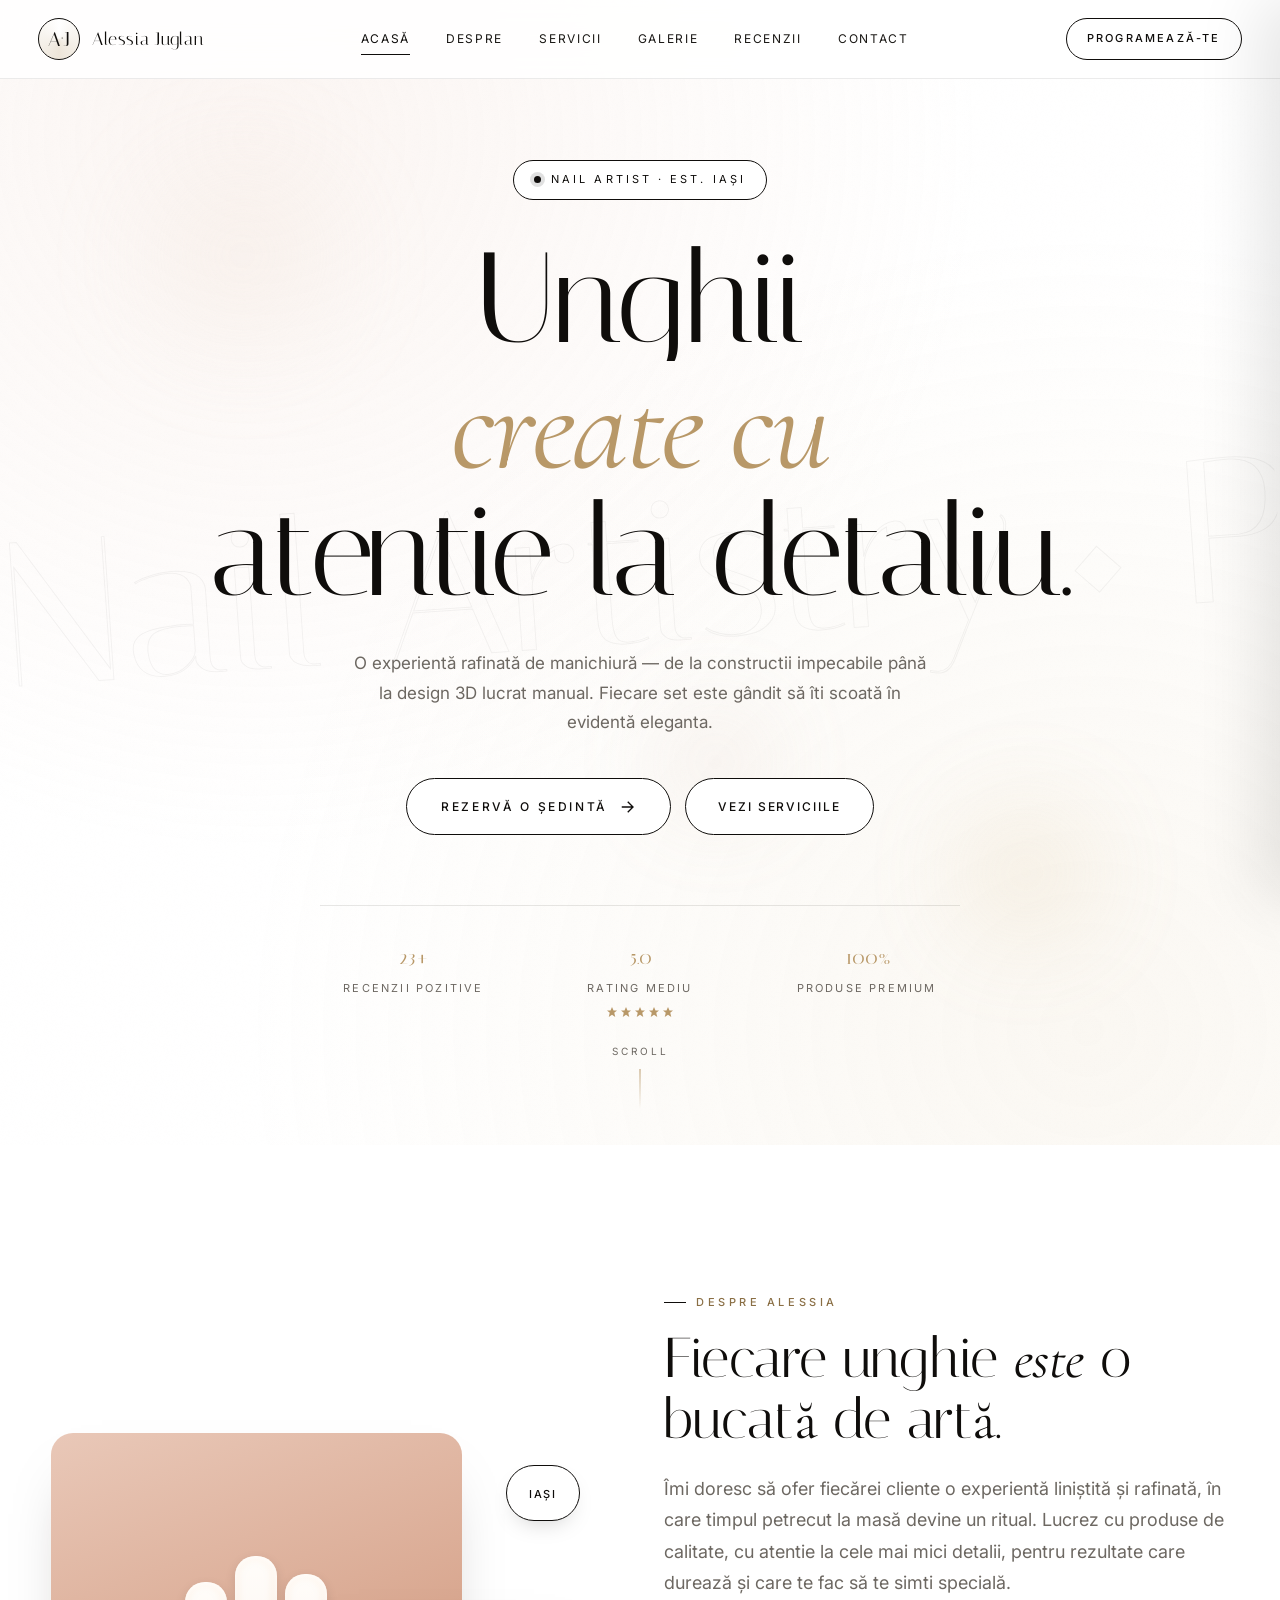
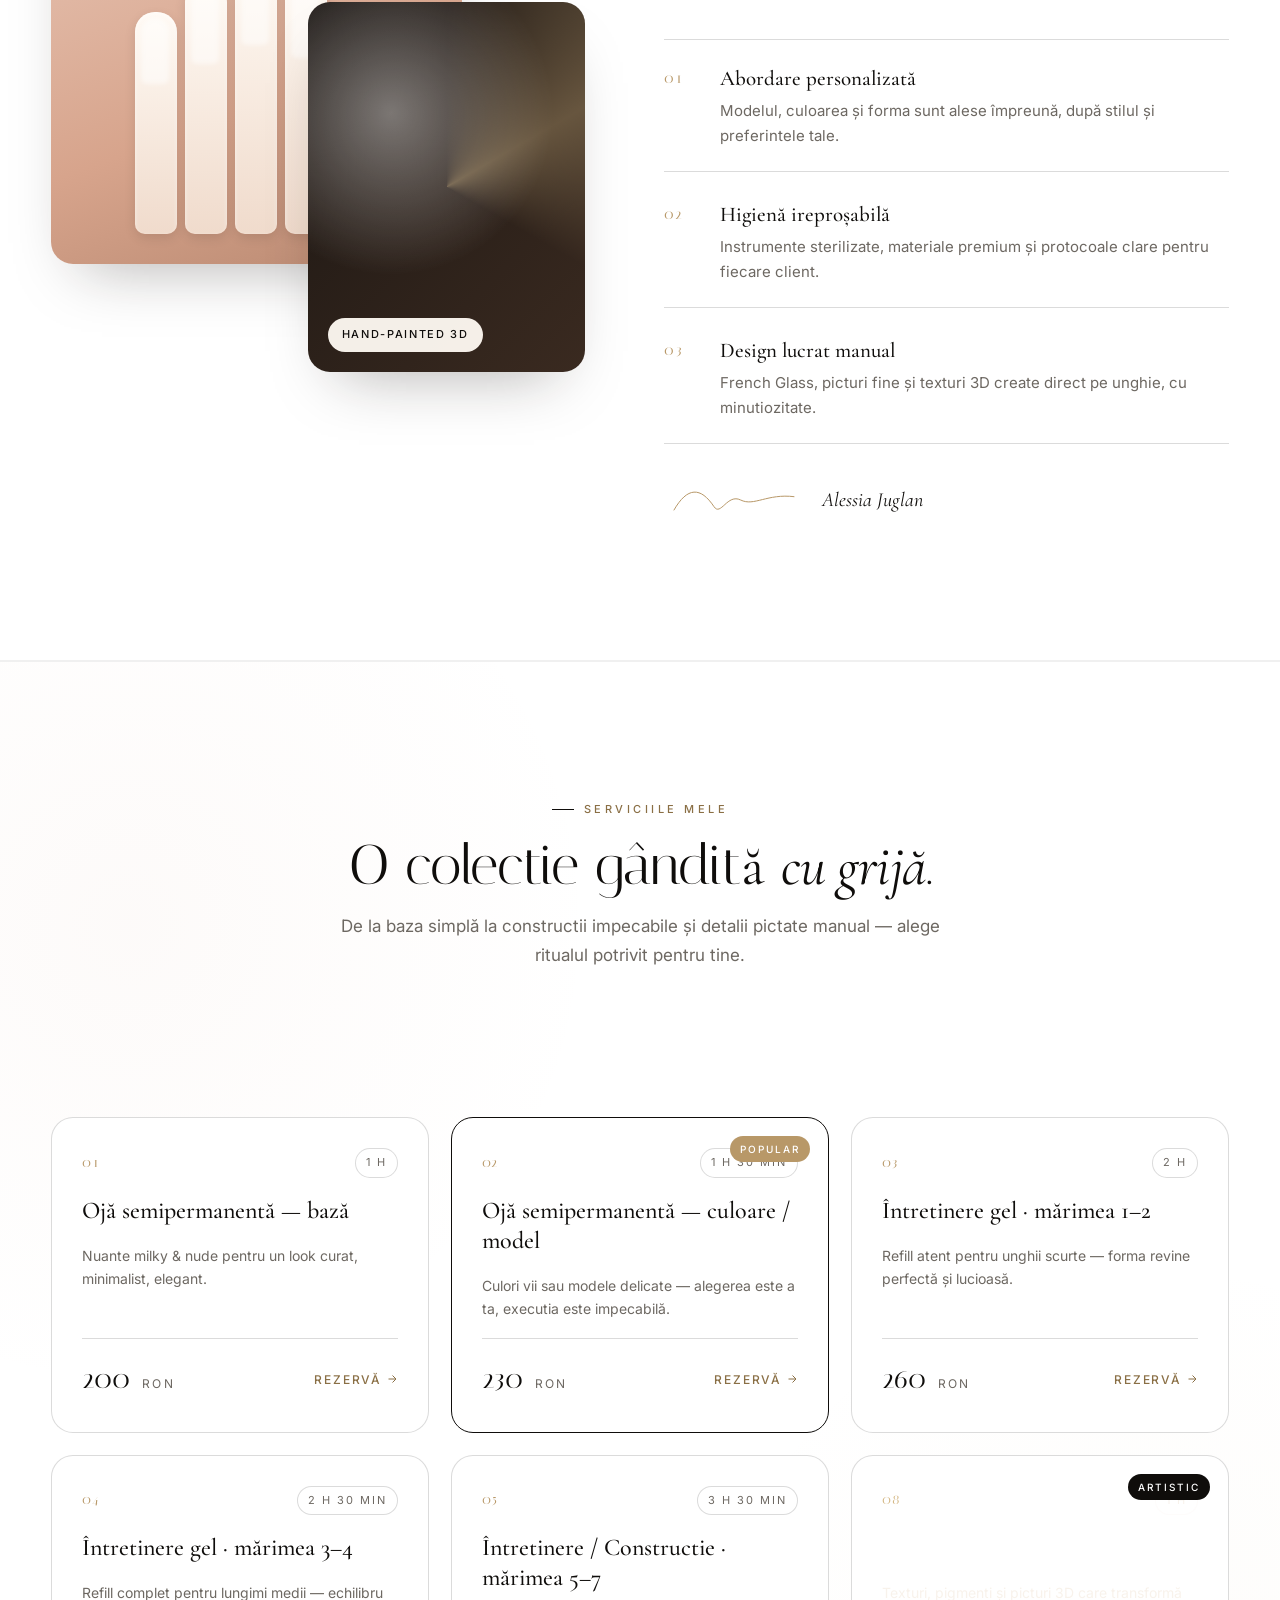
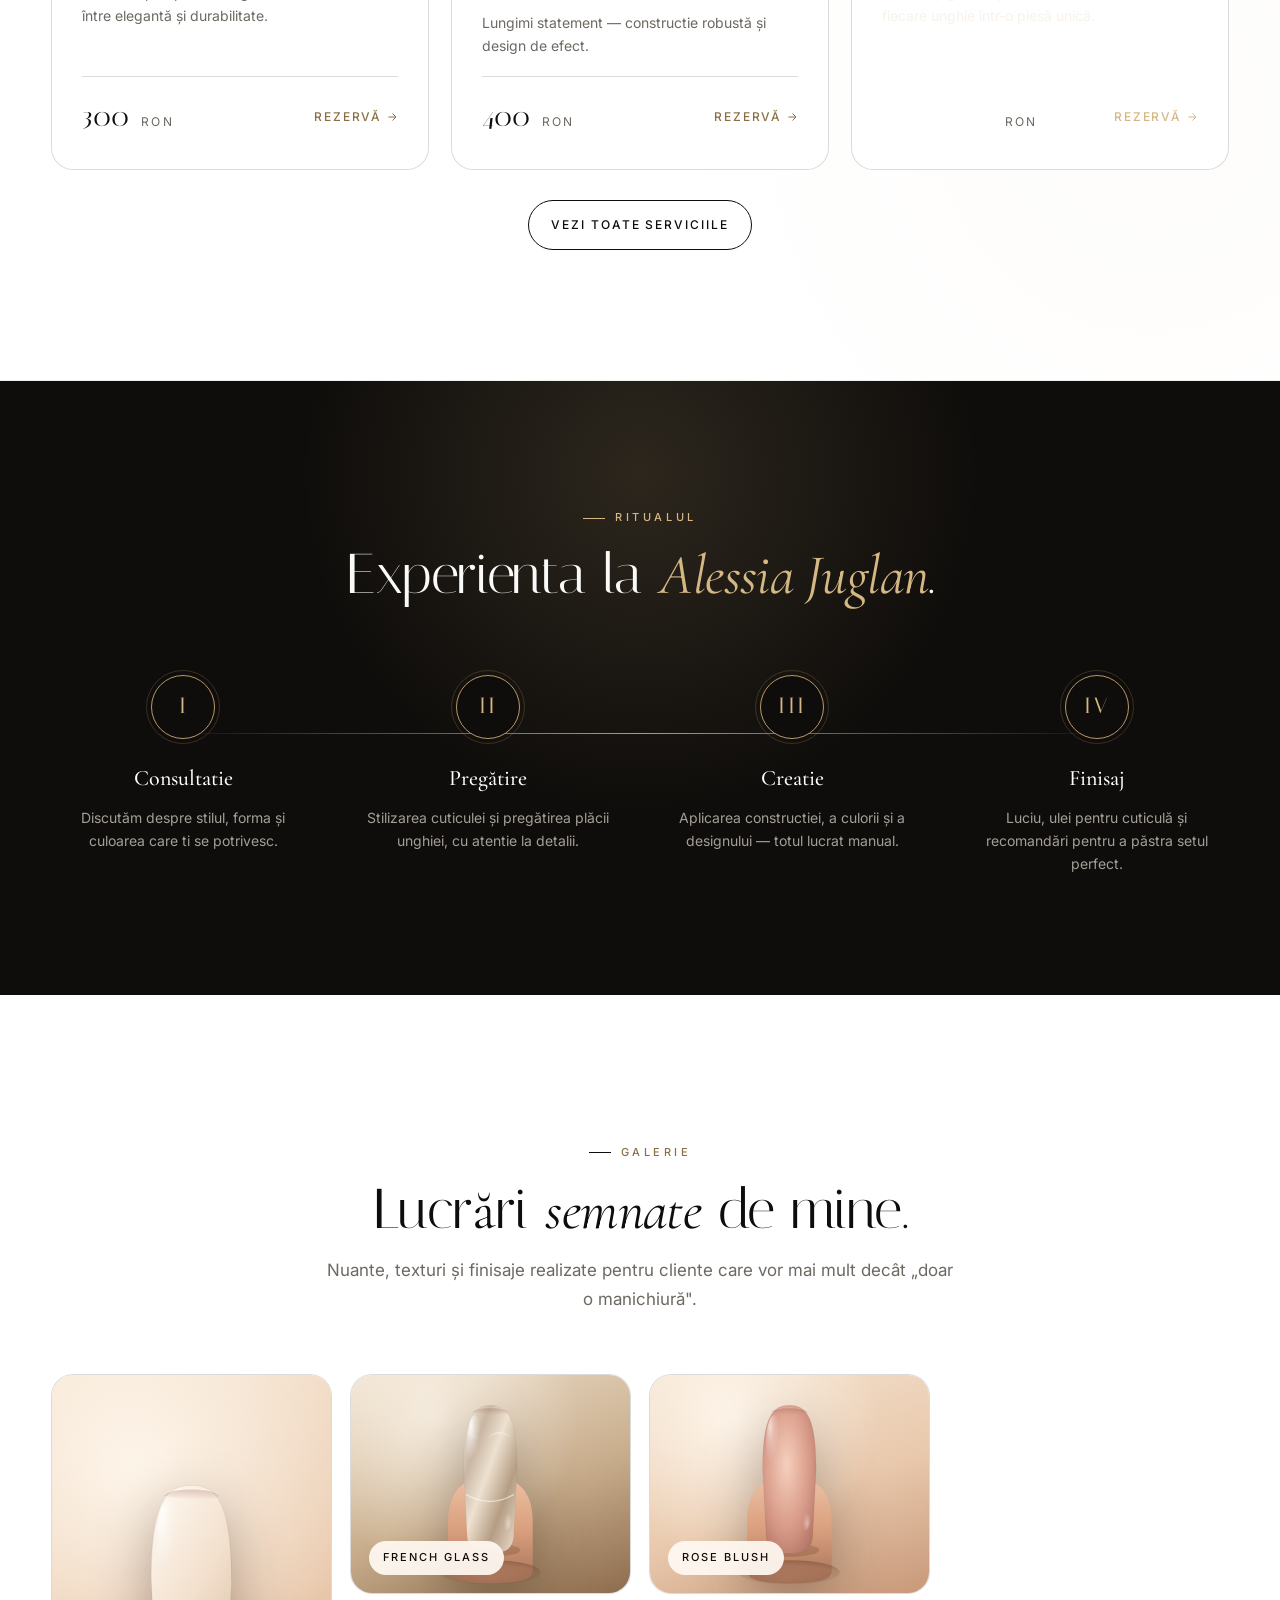
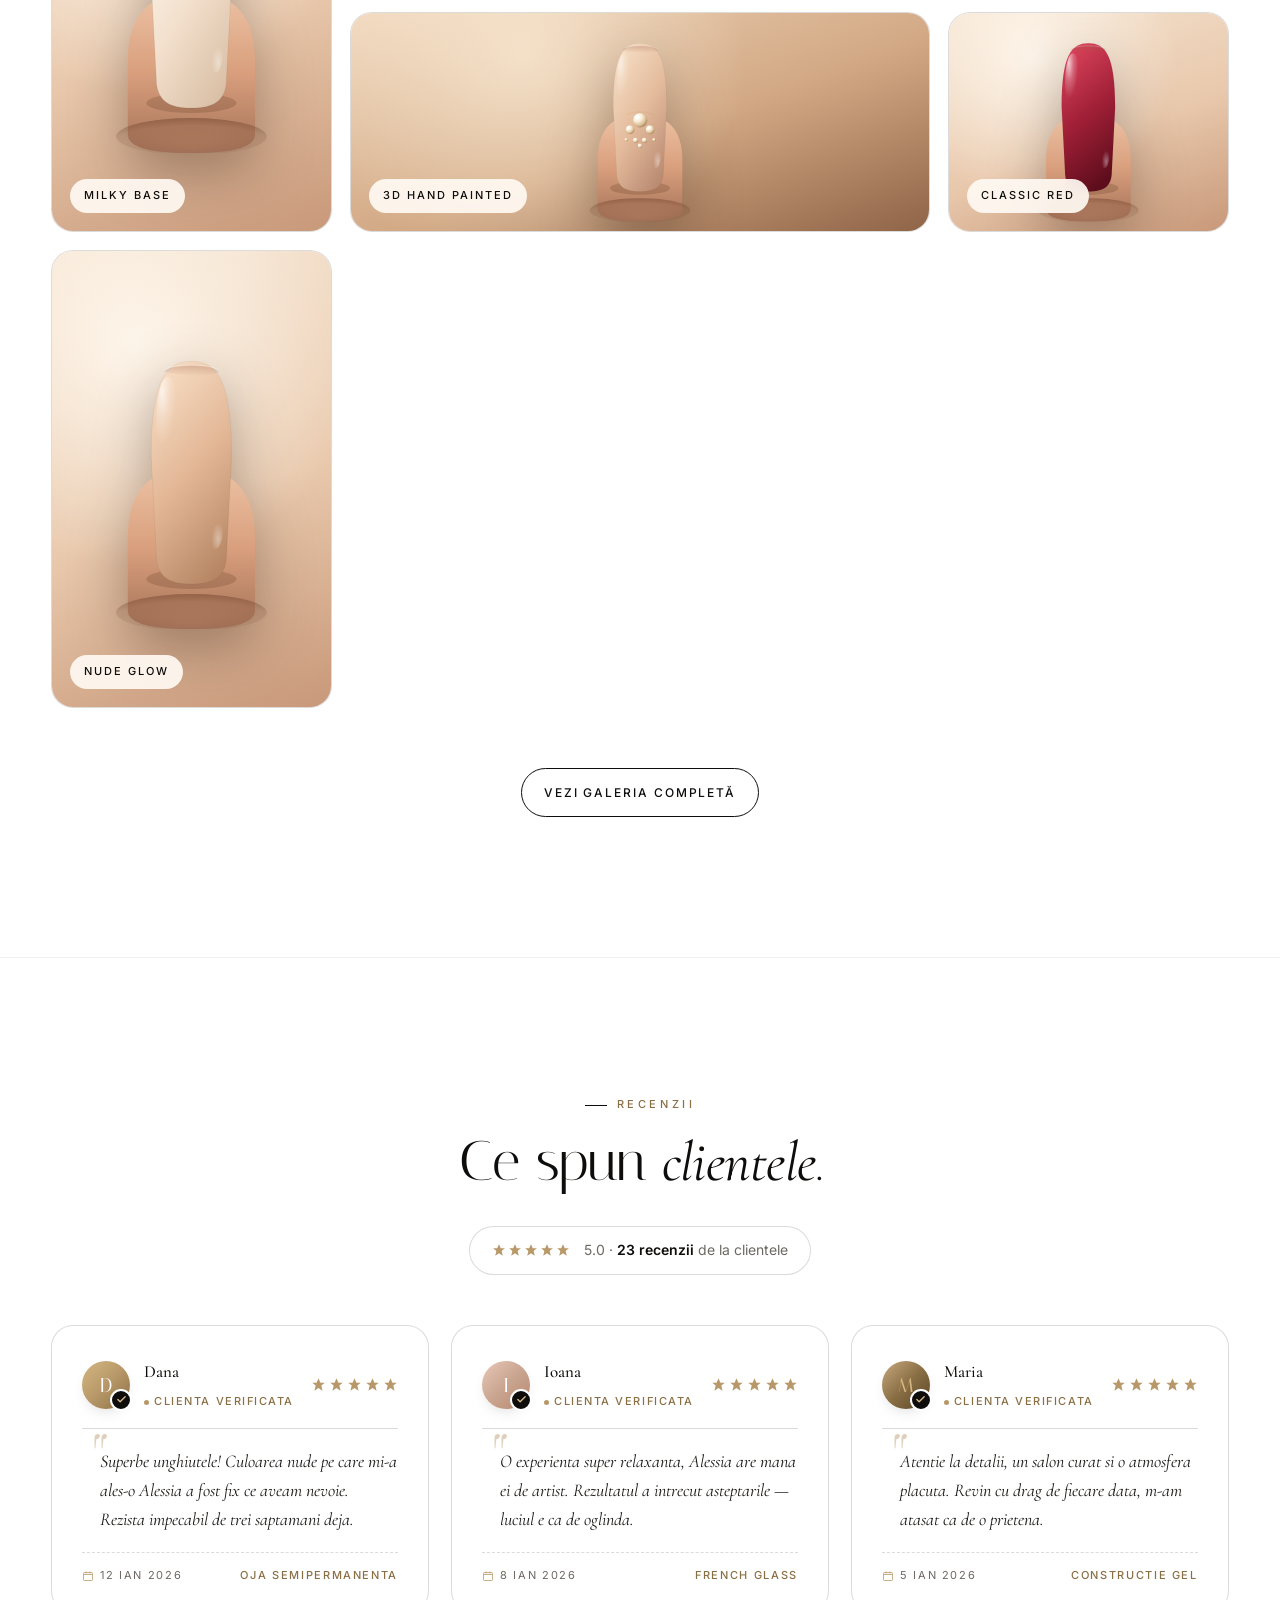
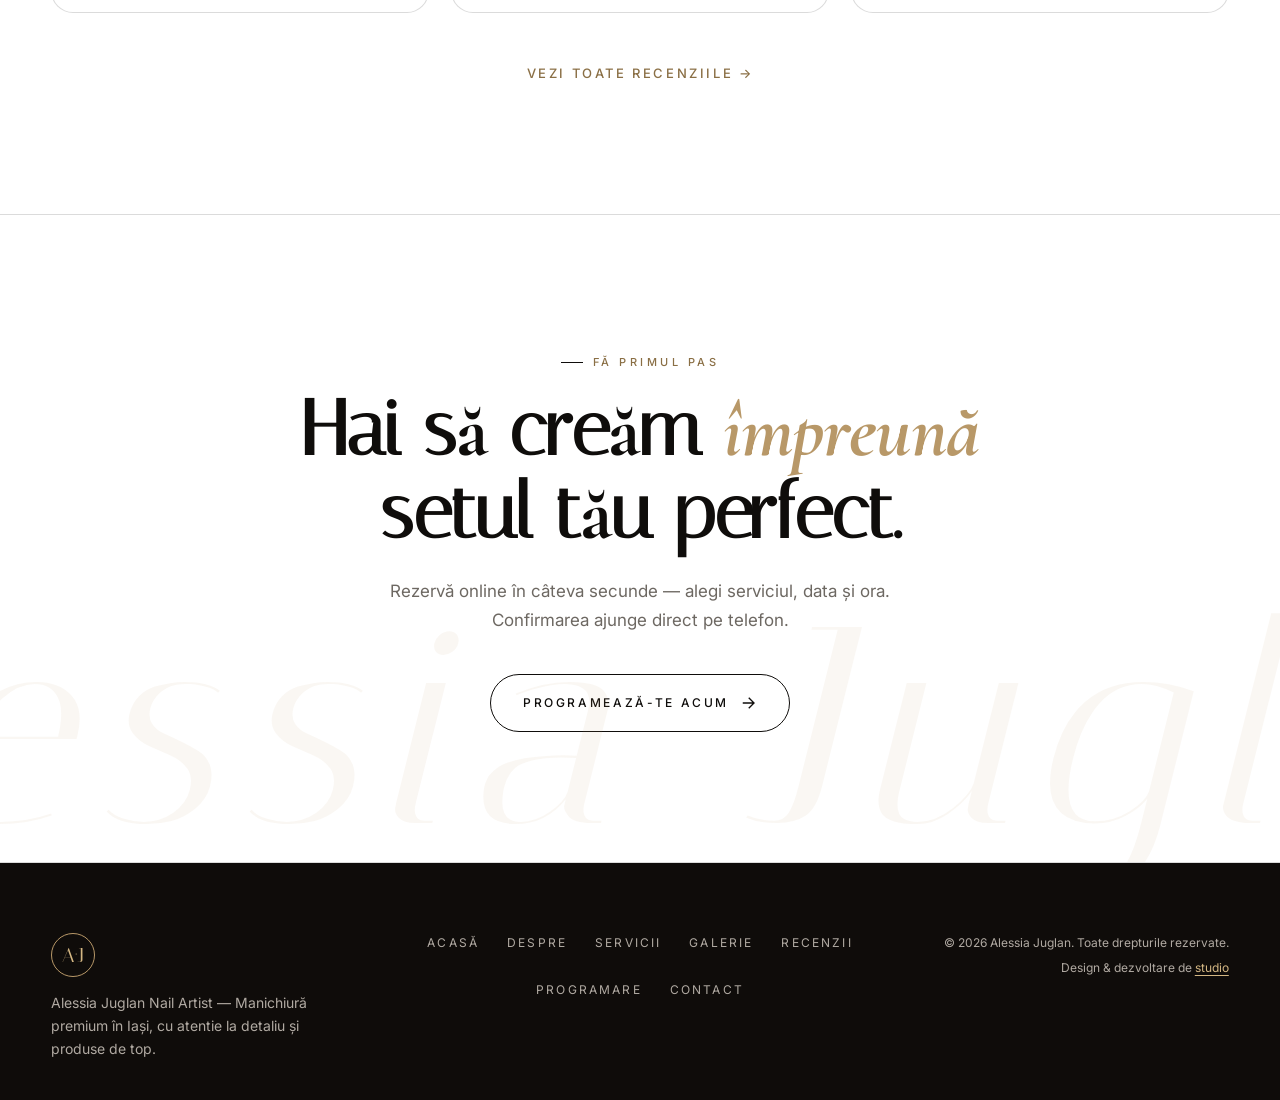
<file: index.html>
<!DOCTYPE html>
<html lang="ro">
<head>
  <meta charset="UTF-8" />
  <meta name="viewport" content="width=device-width, initial-scale=1.0" />
  <title>Alessia Juglan — Nail Artist | Manichiură Premium în Iași</title>
  <meta name="description" content="Alessia Juglan Nail Tech — manichiură premium, constructie gel, design 3D și French Glass. Programări online 100% pe site." />
  <meta name="theme-color" content="#f5ece3" />

  <link rel="preconnect" href="https://fonts.googleapis.com" />
  <link rel="preconnect" href="https://fonts.gstatic.com" crossorigin />
  <link href="https://fonts.googleapis.com/css2?family=Cormorant+Garamond:ital,wght@0,300;0,400;0,500;0,600;1,400&family=Inter:wght@300;400;500;600&family=Italiana&display=swap" rel="stylesheet" />

  <link rel="icon" type="image/svg+xml" href="assets/favicon.svg" />
  <link rel="stylesheet" href="styles.css" />
</head>
<body>
  <!-- Preloader -->
  <div class="preloader">
    <div class="preloader__inner">
      <div class="preloader__mark">A<span style="opacity:.6;margin:0 4px">·</span>J</div>
      <div class="preloader__bar"></div>
    </div>
  </div>

  <!-- Page intro overlay -->
  <div class="page-intro"></div>

  <!-- Scroll progress -->
  <div class="scroll-progress"></div>

  <!-- Cursor -->

  <!-- Nav (injected) -->
  <div id="site-header"></div>

  <!-- Hero -->
  <section class="hero" id="top">
    <div class="hero__grain" aria-hidden="true"></div>
    <div class="hero__orbs" aria-hidden="true">
      <span class="orb orb--1"></span>
      <span class="orb orb--2"></span>
      <span class="orb orb--3"></span>
    </div>

    <div class="hero__marquee" aria-hidden="true">
      <div class="hero__marquee-track">
        <span>Nail Artistry</span><span>◆</span>
        <span>Premium Manicure</span><span>◆</span>
        <span>Gel Construction</span><span>◆</span>
        <span>3D Design</span><span>◆</span>
        <span>French Glass</span><span>◆</span>
        <span>Iași, România</span><span>◆</span>
        <span>Nail Artistry</span><span>◆</span>
        <span>Premium Manicure</span><span>◆</span>
        <span>Gel Construction</span><span>◆</span>
        <span>3D Design</span><span>◆</span>
        <span>French Glass</span><span>◆</span>
        <span>Iași, România</span><span>◆</span>
      </div>
    </div>

    <div class="hero__inner">
      <div class="hero__eyebrow">
        <span class="hero__dot"></span>
        Nail Artist · Est. Iași
      </div>

      <h1 class="hero__title">
        <span class="hero__line"><span>Unghii</span></span>
        <span class="hero__line hero__line--italic"><span>create cu</span></span>
        <span class="hero__line"><span>atentie la detaliu.</span></span>
      </h1>

      <p class="hero__sub">
        O experientă rafinată de manichiură — de la constructii impecabile până la design 3D
        lucrat manual. Fiecare set este gândit să îti scoată în evidentă eleganta.
      </p>

      <div class="hero__cta">
        <a href="programare.html" class="btn btn--gold btn--lg" data-magnetic>
          <span>Rezervă o ședintă</span>
          <svg width="18" height="18" viewBox="0 0 24 24" fill="none" stroke="currentColor" stroke-width="1.8"><path d="M5 12h14M13 5l7 7-7 7"/></svg>
        </a>
        <a href="servicii.html" class="btn btn--ghost btn--lg">Vezi serviciile</a>
      </div>

      <div class="hero__stats">
        <div class="stat">
          <div class="stat__num"><span data-count="23" data-suffix="+">23+</span></div>
          <div class="stat__label">Recenzii pozitive</div>
        </div>
        <div class="stat">
          <div class="stat__num"><span data-count="5" data-decimals="1">5.0</span></div>
          <div class="stat__label">Rating mediu</div>
          <div class="stat__stars" aria-label="5 stele">
            <svg viewBox="0 0 24 24"><path d="M12 2l3 7h7l-5.5 4.5L18.5 22 12 17.5 5.5 22l2-8.5L2 9h7z"/></svg>
            <svg viewBox="0 0 24 24"><path d="M12 2l3 7h7l-5.5 4.5L18.5 22 12 17.5 5.5 22l2-8.5L2 9h7z"/></svg>
            <svg viewBox="0 0 24 24"><path d="M12 2l3 7h7l-5.5 4.5L18.5 22 12 17.5 5.5 22l2-8.5L2 9h7z"/></svg>
            <svg viewBox="0 0 24 24"><path d="M12 2l3 7h7l-5.5 4.5L18.5 22 12 17.5 5.5 22l2-8.5L2 9h7z"/></svg>
            <svg viewBox="0 0 24 24"><path d="M12 2l3 7h7l-5.5 4.5L18.5 22 12 17.5 5.5 22l2-8.5L2 9h7z"/></svg>
          </div>
        </div>
        <div class="stat">
          <div class="stat__num"><span data-count="100" data-suffix="%">100%</span></div>
          <div class="stat__label">Produse premium</div>
        </div>
      </div>
    </div>

    <a href="#despre" class="hero__scroll" aria-label="Scroll în jos">
      <span>Scroll</span>
      <span class="hero__scroll-line"></span>
    </a>
  </section>

  <!-- About -->
  <section class="about" id="despre">
    <div class="container about__grid">
      <div class="about__visual reveal-scale">
        <div class="about__card about__card--one">
          <div class="about__nail" style="--delay:.0s"></div>
          <div class="about__nail" style="--delay:.1s"></div>
          <div class="about__nail" style="--delay:.2s"></div>
          <div class="about__nail" style="--delay:.3s"></div>
          <div class="about__nail" style="--delay:.4s"></div>
        </div>
        <div class="about__card about__card--two">
          <div class="about__shimmer"></div>
          <span class="about__tag">Hand-Painted 3D</span>
        </div>
        <div class="about__card about__card--three">
          <span class="about__tag">Iași</span>
        </div>
      </div>

      <div class="about__content">
        <p class="eyebrow reveal">Despre Alessia</p>
        <h2 class="section-title reveal">
          Fiecare unghie <em>este</em> o bucată de artă.
        </h2>
        <p class="about__lead reveal">
          Îmi doresc să ofer fiecărei cliente o experientă liniștită și rafinată,
          în care timpul petrecut la masă devine un ritual. Lucrez cu produse de
          calitate, cu atentie la cele mai mici detalii, pentru rezultate care
          durează și care te fac să te simti specială.
        </p>

        <ul class="about__list" data-stagger>
          <li>
            <span class="about__num">01</span>
            <div>
              <h4>Abordare personalizată</h4>
              <p>Modelul, culoarea și forma sunt alese împreună, după stilul și preferintele tale.</p>
            </div>
          </li>
          <li>
            <span class="about__num">02</span>
            <div>
              <h4>Higienă ireproșabilă</h4>
              <p>Instrumente sterilizate, materiale premium și protocoale clare pentru fiecare client.</p>
            </div>
          </li>
          <li>
            <span class="about__num">03</span>
            <div>
              <h4>Design lucrat manual</h4>
              <p>French Glass, picturi fine și texturi 3D create direct pe unghie, cu minutiozitate.</p>
            </div>
          </li>
        </ul>

        <div class="about__sign reveal">
          <svg viewBox="0 0 200 60" class="about__signature" aria-hidden="true">
            <path d="M10,45 C30,10 50,10 70,40 C80,55 90,20 110,30 C130,40 150,20 190,25" fill="none" stroke="currentColor" stroke-width="1.5" stroke-linecap="round"/>
          </svg>
          <span>Alessia Juglan</span>
        </div>
      </div>
    </div>
  </section>

  <!-- Services -->
  <section class="services" id="servicii">
    <div class="container">
      <div class="services__head reveal">
        <p class="eyebrow eyebrow--center">Serviciile mele</p>
        <h2 class="section-title">O colectie gândită <em>cu grijă</em>.</h2>
        <p class="section-sub" style="margin:16px auto 0">
          De la baza simplă la constructii impecabile și detalii pictate manual —
          alege ritualul potrivit pentru tine.
        </p>
      </div>

      <div class="services__tabs reveal">
        <button class="service-tab is-active" data-tab="all">Toate</button>
        <button class="service-tab" data-tab="oja">Ojă semipermanentă</button>
        <button class="service-tab" data-tab="gel">Gel · Constructie</button>
        <button class="service-tab" data-tab="extra">Design &amp; Extra</button>
      </div>

      <div class="services__grid" data-stagger>
        <article class="service" data-cat="oja">
          <div class="service__top"><span class="service__index">01</span><span class="service__time">1 h</span></div>
          <h3 class="service__title">Ojă semipermanentă — bază</h3>
          <p class="service__desc">Nuante milky &amp; nude pentru un look curat, minimalist, elegant.</p>
          <div class="service__foot">
            <span class="service__price">200 <i>RON</i></span>
            <a href="programare.html?service=oja-baza" class="service__book">Rezervă <svg viewBox="0 0 24 24" fill="none" stroke="currentColor" stroke-width="2"><path d="M5 12h14M13 5l7 7-7 7"/></svg></a>
          </div>
        </article>

        <article class="service service--featured" data-cat="oja">
          <span class="service__badge">Popular</span>
          <div class="service__top"><span class="service__index">02</span><span class="service__time">1 h 30 min</span></div>
          <h3 class="service__title">Ojă semipermanentă — culoare / model</h3>
          <p class="service__desc">Culori vii sau modele delicate — alegerea este a ta, executia este impecabilă.</p>
          <div class="service__foot">
            <span class="service__price">230 <i>RON</i></span>
            <a href="programare.html?service=oja-culoare" class="service__book">Rezervă <svg viewBox="0 0 24 24" fill="none" stroke="currentColor" stroke-width="2"><path d="M5 12h14M13 5l7 7-7 7"/></svg></a>
          </div>
        </article>

        <article class="service" data-cat="gel">
          <div class="service__top"><span class="service__index">03</span><span class="service__time">2 h</span></div>
          <h3 class="service__title">Întretinere gel · mărimea 1–2</h3>
          <p class="service__desc">Refill atent pentru unghii scurte — forma revine perfectă și lucioasă.</p>
          <div class="service__foot">
            <span class="service__price">260 <i>RON</i></span>
            <a href="programare.html?service=intr-12" class="service__book">Rezervă <svg viewBox="0 0 24 24" fill="none" stroke="currentColor" stroke-width="2"><path d="M5 12h14M13 5l7 7-7 7"/></svg></a>
          </div>
        </article>

        <article class="service" data-cat="gel">
          <div class="service__top"><span class="service__index">04</span><span class="service__time">2 h 30 min</span></div>
          <h3 class="service__title">Întretinere gel · mărimea 3–4</h3>
          <p class="service__desc">Refill complet pentru lungimi medii — echilibru între elegantă și durabilitate.</p>
          <div class="service__foot">
            <span class="service__price">300 <i>RON</i></span>
            <a href="programare.html?service=intr-34" class="service__book">Rezervă <svg viewBox="0 0 24 24" fill="none" stroke="currentColor" stroke-width="2"><path d="M5 12h14M13 5l7 7-7 7"/></svg></a>
          </div>
        </article>

        <article class="service" data-cat="gel">
          <div class="service__top"><span class="service__index">05</span><span class="service__time">3 h 30 min</span></div>
          <h3 class="service__title">Întretinere / Constructie · mărimea 5–7</h3>
          <p class="service__desc">Lungimi statement — constructie robustă și design de efect.</p>
          <div class="service__foot">
            <span class="service__price">400 <i>RON</i></span>
            <a href="programare.html?service=intr-57" class="service__book">Rezervă <svg viewBox="0 0 24 24" fill="none" stroke="currentColor" stroke-width="2"><path d="M5 12h14M13 5l7 7-7 7"/></svg></a>
          </div>
        </article>

        <article class="service service--accent" data-cat="extra">
          <span class="service__badge service__badge--dark">Artistic</span>
          <div class="service__top"><span class="service__index">08</span><span class="service__time">1 h</span></div>
          <h3 class="service__title">Design 3D — toate unghiile</h3>
          <p class="service__desc">Texturi, pigmenti și picturi 3D care transformă fiecare unghie într-o piesă unică.</p>
          <div class="service__foot">
            <span class="service__price">100–200 <i>RON</i></span>
            <a href="programare.html?service=design-3d" class="service__book">Rezervă <svg viewBox="0 0 24 24" fill="none" stroke="currentColor" stroke-width="2"><path d="M5 12h14M13 5l7 7-7 7"/></svg></a>
          </div>
        </article>
      </div>

      <div class="text-center mt-30">
        <a href="servicii.html" class="btn btn--ghost">Vezi toate serviciile</a>
      </div>
    </div>
  </section>

  <!-- Process -->
  <section class="process">
    <div class="container process__wrap">
      <p class="eyebrow eyebrow--center reveal">Ritualul</p>
      <h2 class="section-title reveal">Experienta la <em>Alessia Juglan</em>.</h2>

      <div class="process__line" aria-hidden="true"></div>
      <div class="process__steps" data-stagger>
        <div class="step">
          <span class="step__num">I</span>
          <h4>Consultatie</h4>
          <p>Discutăm despre stilul, forma și culoarea care ti se potrivesc.</p>
        </div>
        <div class="step">
          <span class="step__num">II</span>
          <h4>Pregătire</h4>
          <p>Stilizarea cuticulei și pregătirea plăcii unghiei, cu atentie la detalii.</p>
        </div>
        <div class="step">
          <span class="step__num">III</span>
          <h4>Creatie</h4>
          <p>Aplicarea constructiei, a culorii și a designului — totul lucrat manual.</p>
        </div>
        <div class="step">
          <span class="step__num">IV</span>
          <h4>Finisaj</h4>
          <p>Luciu, ulei pentru cuticulă și recomandări pentru a păstra setul perfect.</p>
        </div>
      </div>
    </div>
  </section>

  <!-- Gallery -->
  <section class="gallery" id="galerie">
    <div class="container">
      <div class="gallery__head reveal">
        <p class="eyebrow eyebrow--center">Galerie</p>
        <h2 class="section-title">Lucrări <em>semnate</em> de mine.</h2>
        <p class="section-sub" style="margin:16px auto 0">Nuante, texturi și finisaje realizate pentru cliente care vor mai mult decât „doar o manichiură".</p>
      </div>

      <div class="gallery__grid" data-stagger>
        <div class="gallery__item gallery__item--tall">
          <div class="gallery__art gallery__art--milky"></div>
          <span class="gallery__label">Milky Base</span>
        </div>
        <div class="gallery__item">
          <div class="gallery__art gallery__art--chrome"></div>
          <span class="gallery__label">French Glass</span>
        </div>
        <div class="gallery__item">
          <div class="gallery__art gallery__art--rose"></div>
          <span class="gallery__label">Rose Blush</span>
        </div>
        <div class="gallery__item gallery__item--wide">
          <div class="gallery__art gallery__art--3d"></div>
          <span class="gallery__label">3D Hand Painted</span>
        </div>
        <div class="gallery__item">
          <div class="gallery__art gallery__art--red"></div>
          <span class="gallery__label">Classic Red</span>
        </div>
        <div class="gallery__item gallery__item--tall">
          <div class="gallery__art gallery__art--nude"></div>
          <span class="gallery__label">Nude Glow</span>
        </div>
      </div>

      <div class="gallery__cta reveal">
        <a href="galerie.html" class="btn btn--ghost">Vezi galeria completă</a>
      </div>
    </div>
  </section>

  <!-- Reviews -->
  <section class="reviews" id="recenzii">
    <div class="container">
      <div class="reviews__head reveal">
        <p class="eyebrow eyebrow--center">Recenzii</p>
        <h2 class="section-title">Ce spun <em>clientele</em>.</h2>
        <div class="reviews__score">
          <div class="reviews__stars">
            <svg viewBox="0 0 24 24"><path d="M12 2l3 7h7l-5.5 4.5L18.5 22 12 17.5 5.5 22l2-8.5L2 9h7z"/></svg>
            <svg viewBox="0 0 24 24"><path d="M12 2l3 7h7l-5.5 4.5L18.5 22 12 17.5 5.5 22l2-8.5L2 9h7z"/></svg>
            <svg viewBox="0 0 24 24"><path d="M12 2l3 7h7l-5.5 4.5L18.5 22 12 17.5 5.5 22l2-8.5L2 9h7z"/></svg>
            <svg viewBox="0 0 24 24"><path d="M12 2l3 7h7l-5.5 4.5L18.5 22 12 17.5 5.5 22l2-8.5L2 9h7z"/></svg>
            <svg viewBox="0 0 24 24"><path d="M12 2l3 7h7l-5.5 4.5L18.5 22 12 17.5 5.5 22l2-8.5L2 9h7z"/></svg>
          </div>
          <span>5.0 · <strong>23 recenzii</strong> de la clientele</span>
        </div>
      </div>

      <div class="reviews__grid" data-stagger>
        <article class="review">
          <div class="review__head">
            <span class="review__avatar review__avatar--gold">D</span>
            <div class="review__person">
              <strong>Dana</strong>
              <span>Clienta verificata</span>
            </div>
            <div class="review__stars" aria-label="5 stele">
              <svg viewBox="0 0 24 24"><path d="M12 2l3 7h7l-5.5 4.5L18.5 22 12 17.5 5.5 22l2-8.5L2 9h7z"/></svg><svg viewBox="0 0 24 24"><path d="M12 2l3 7h7l-5.5 4.5L18.5 22 12 17.5 5.5 22l2-8.5L2 9h7z"/></svg><svg viewBox="0 0 24 24"><path d="M12 2l3 7h7l-5.5 4.5L18.5 22 12 17.5 5.5 22l2-8.5L2 9h7z"/></svg><svg viewBox="0 0 24 24"><path d="M12 2l3 7h7l-5.5 4.5L18.5 22 12 17.5 5.5 22l2-8.5L2 9h7z"/></svg><svg viewBox="0 0 24 24"><path d="M12 2l3 7h7l-5.5 4.5L18.5 22 12 17.5 5.5 22l2-8.5L2 9h7z"/></svg>
            </div>
          </div>
          <p>Superbe unghiutele! Culoarea nude pe care mi-a ales-o Alessia a fost fix ce aveam nevoie. Rezista impecabil de trei saptamani deja.</p>
          <div class="review__meta">
            <time><svg viewBox="0 0 24 24" fill="none" stroke="currentColor" stroke-width="1.6"><rect x="3" y="5" width="18" height="16" rx="2"/><path d="M3 9h18M8 3v4M16 3v4"/></svg> 12 Ian 2026</time>
            <span class="review__service">Oja semipermanenta</span>
          </div>
        </article>
        <article class="review">
          <div class="review__head">
            <span class="review__avatar review__avatar--rose">I</span>
            <div class="review__person">
              <strong>Ioana</strong>
              <span>Clienta verificata</span>
            </div>
            <div class="review__stars" aria-label="5 stele">
              <svg viewBox="0 0 24 24"><path d="M12 2l3 7h7l-5.5 4.5L18.5 22 12 17.5 5.5 22l2-8.5L2 9h7z"/></svg><svg viewBox="0 0 24 24"><path d="M12 2l3 7h7l-5.5 4.5L18.5 22 12 17.5 5.5 22l2-8.5L2 9h7z"/></svg><svg viewBox="0 0 24 24"><path d="M12 2l3 7h7l-5.5 4.5L18.5 22 12 17.5 5.5 22l2-8.5L2 9h7z"/></svg><svg viewBox="0 0 24 24"><path d="M12 2l3 7h7l-5.5 4.5L18.5 22 12 17.5 5.5 22l2-8.5L2 9h7z"/></svg><svg viewBox="0 0 24 24"><path d="M12 2l3 7h7l-5.5 4.5L18.5 22 12 17.5 5.5 22l2-8.5L2 9h7z"/></svg>
            </div>
          </div>
          <p>O experienta super relaxanta, Alessia are mana ei de artist. Rezultatul a intrecut asteptarile — luciul e ca de oglinda.</p>
          <div class="review__meta">
            <time><svg viewBox="0 0 24 24" fill="none" stroke="currentColor" stroke-width="1.6"><rect x="3" y="5" width="18" height="16" rx="2"/><path d="M3 9h18M8 3v4M16 3v4"/></svg> 8 Ian 2026</time>
            <span class="review__service">French Glass</span>
          </div>
        </article>
        <article class="review">
          <div class="review__head">
            <span class="review__avatar review__avatar--accent">M</span>
            <div class="review__person">
              <strong>Maria</strong>
              <span>Clienta verificata</span>
            </div>
            <div class="review__stars" aria-label="5 stele">
              <svg viewBox="0 0 24 24"><path d="M12 2l3 7h7l-5.5 4.5L18.5 22 12 17.5 5.5 22l2-8.5L2 9h7z"/></svg><svg viewBox="0 0 24 24"><path d="M12 2l3 7h7l-5.5 4.5L18.5 22 12 17.5 5.5 22l2-8.5L2 9h7z"/></svg><svg viewBox="0 0 24 24"><path d="M12 2l3 7h7l-5.5 4.5L18.5 22 12 17.5 5.5 22l2-8.5L2 9h7z"/></svg><svg viewBox="0 0 24 24"><path d="M12 2l3 7h7l-5.5 4.5L18.5 22 12 17.5 5.5 22l2-8.5L2 9h7z"/></svg><svg viewBox="0 0 24 24"><path d="M12 2l3 7h7l-5.5 4.5L18.5 22 12 17.5 5.5 22l2-8.5L2 9h7z"/></svg>
            </div>
          </div>
          <p>Atentie la detalii, un salon curat si o atmosfera placuta. Revin cu drag de fiecare data, m-am atasat ca de o prietena.</p>
          <div class="review__meta">
            <time><svg viewBox="0 0 24 24" fill="none" stroke="currentColor" stroke-width="1.6"><rect x="3" y="5" width="18" height="16" rx="2"/><path d="M3 9h18M8 3v4M16 3v4"/></svg> 5 Ian 2026</time>
            <span class="review__service">Constructie gel</span>
          </div>
        </article>
      </div>

      <a href="recenzii.html" class="reviews__all reveal">Vezi toate recenziile →</a>
    </div>
  </section>

  <!-- CTA band -->
  <section class="cta-band">
    <div class="container">
      <p class="eyebrow eyebrow--center reveal">Fă primul pas</p>
      <h2 class="cta-band__title reveal">
        Hai să creăm <em>împreună</em><br/>setul tău perfect.
      </h2>
      <p class="cta-band__sub reveal">
        Rezervă online în câteva secunde — alegi serviciul, data și ora.
        Confirmarea ajunge direct pe telefon.
      </p>
      <div class="reveal">
        <a href="programare.html" class="btn btn--gold btn--lg" data-magnetic>
          Programează-te acum
          <svg width="18" height="18" viewBox="0 0 24 24" fill="none" stroke="currentColor" stroke-width="1.8"><path d="M5 12h14M13 5l7 7-7 7"/></svg>
        </a>
      </div>
    </div>
    <div class="cta-band__deco">Alessia Juglan</div>
  </section>

  <!-- Footer (injected) -->
  <div id="site-footer"></div>

  <script src="services-data.js"></script>
  <script src="nail-art.js"></script>
  <script src="script.js"></script>
</body>
</html>
</file>
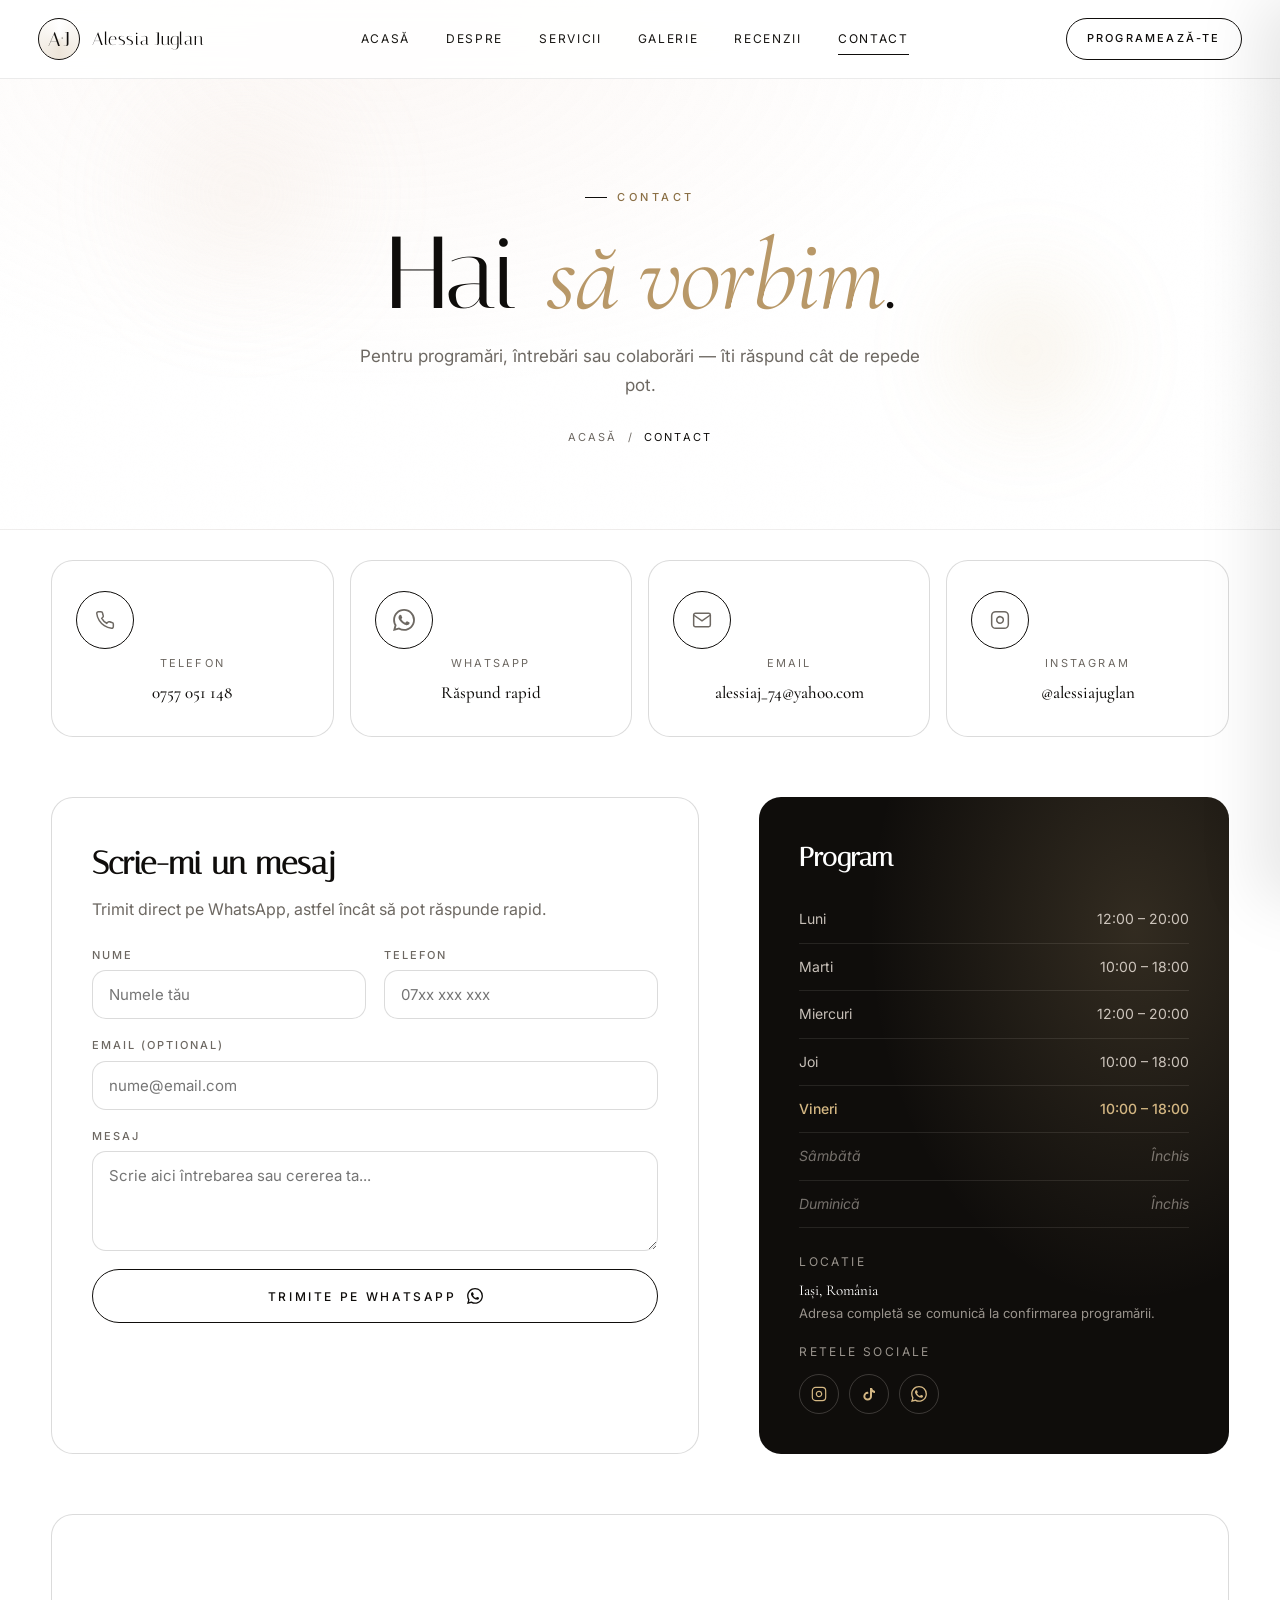
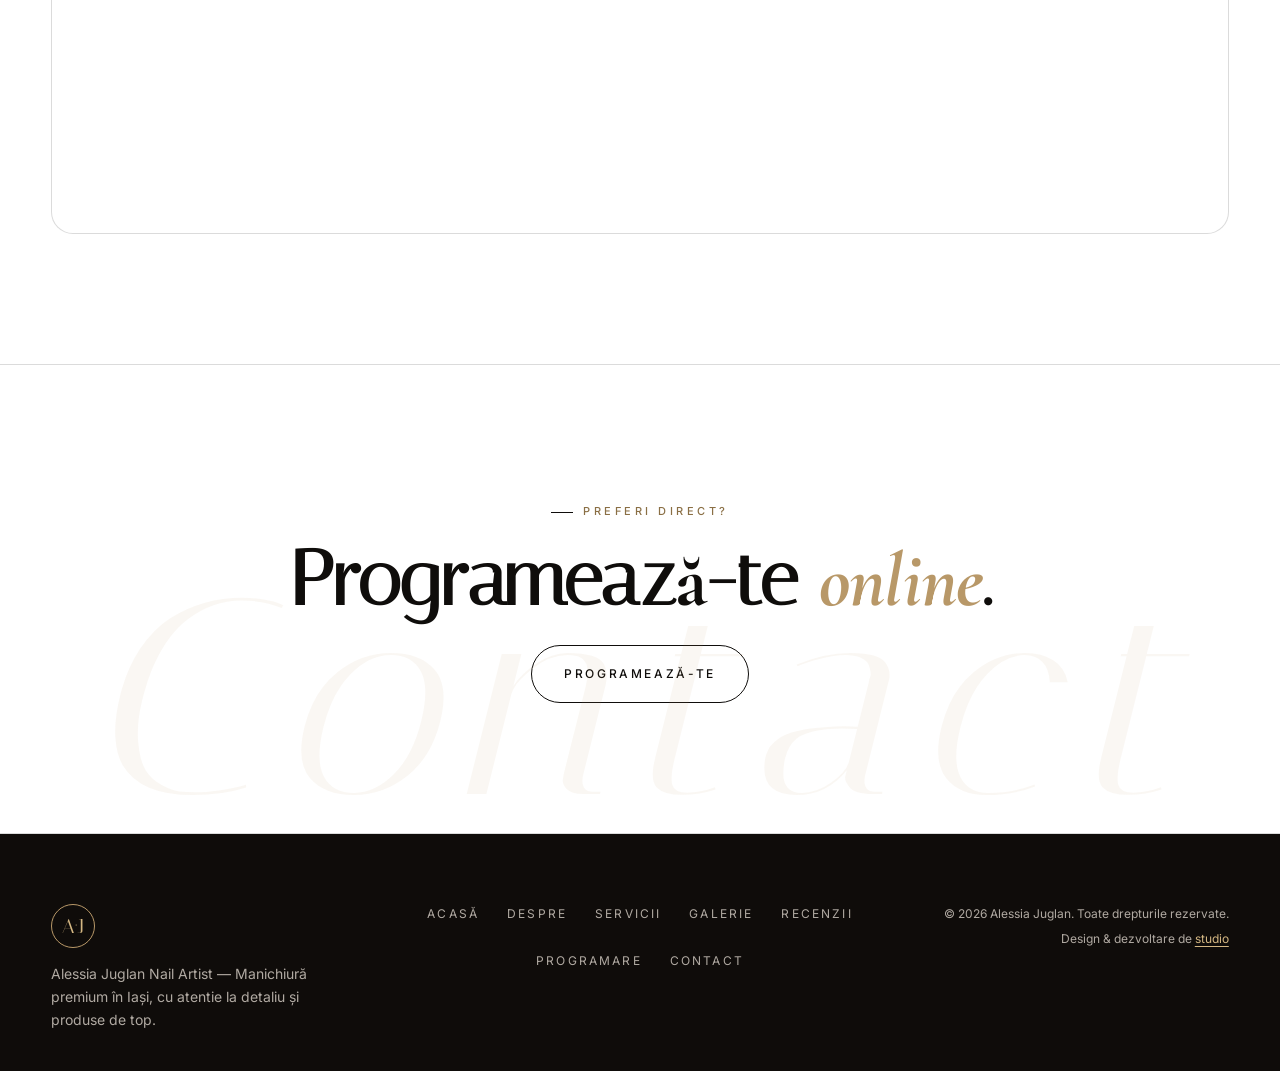
<file: contact.html>
<!DOCTYPE html>
<html lang="ro">
<head>
  <meta charset="UTF-8" />
  <meta name="viewport" content="width=device-width, initial-scale=1.0" />
  <title>Contact — Alessia Juglan Nail Artist</title>
  <meta name="description" content="Contactează-mă — telefon, WhatsApp, email, Instagram, TikTok. Program, locatie, formular de mesaj." />
  <meta name="theme-color" content="#f5ece3" />
  <link rel="preconnect" href="https://fonts.googleapis.com" />
  <link rel="preconnect" href="https://fonts.gstatic.com" crossorigin />
  <link href="https://fonts.googleapis.com/css2?family=Cormorant+Garamond:ital,wght@0,300;0,400;0,500;0,600;1,400&family=Inter:wght@300;400;500;600&family=Italiana&display=swap" rel="stylesheet" />
  <link rel="icon" type="image/svg+xml" href="assets/favicon.svg" />
  <link rel="stylesheet" href="styles.css" />
</head>
<body>
  <div class="page-intro"></div>
  <div class="scroll-progress"></div>
  <div id="site-header"></div>

  <section class="page-head">
    <div class="hero__grain" aria-hidden="true"></div>
    <div class="hero__orbs" aria-hidden="true">
      <span class="orb orb--1"></span>
      <span class="orb orb--2"></span>
    </div>
    <div class="container page-head__inner">
      <p class="eyebrow eyebrow--center" style="animation:riseIn 0.9s var(--ease) both">Contact</p>
      <h1 class="page-head__title">
        Hai <em>să vorbim</em>.
      </h1>
      <p class="page-head__sub" style="animation:riseIn 0.9s 0.4s var(--ease) both">
        Pentru programări, întrebări sau colaborări — îti răspund cât de repede pot.
      </p>
      <div class="page-head__crumbs" style="animation:riseIn 0.9s 0.6s var(--ease) both">
        <a href="index.html">Acasă</a> <span>/</span> <span style="color:var(--charcoal)">Contact</span>
      </div>
    </div>
  </section>

  <section class="contact-page">
    <div class="container">
      <div class="contact-cards" data-stagger>
        <a href="tel:0757051148" class="contact-card">
          <span class="contact-card__ico">
            <svg viewBox="0 0 24 24" width="20" height="20" fill="none" stroke="currentColor" stroke-width="1.8"><path d="M22 16.92v3a2 2 0 0 1-2.18 2 19.79 19.79 0 0 1-8.63-3.07 19.5 19.5 0 0 1-6-6 19.79 19.79 0 0 1-3.07-8.67A2 2 0 0 1 4.11 2h3a2 2 0 0 1 2 1.72c.12.96.37 1.9.72 2.81a2 2 0 0 1-.45 2.11L8.09 9.91a16 16 0 0 0 6 6l1.27-1.27a2 2 0 0 1 2.11-.45c.91.35 1.85.6 2.81.72A2 2 0 0 1 22 16.92z"/></svg>
          </span>
          <span>Telefon</span>
          <strong>0757 051 148</strong>
        </a>
        <a href="https://wa.me/40757051148" target="_blank" rel="noopener" class="contact-card">
          <span class="contact-card__ico">
            <svg viewBox="0 0 24 24" width="22" height="22" fill="currentColor"><path d="M17.472 14.382c-.297-.149-1.758-.867-2.03-.967-.273-.099-.471-.148-.67.15-.197.297-.767.966-.94 1.164-.173.199-.347.223-.644.075-.297-.15-1.255-.463-2.39-1.475-.883-.788-1.48-1.761-1.653-2.059-.173-.297-.018-.458.13-.606.134-.133.298-.347.446-.52.149-.174.198-.298.298-.497.099-.198.05-.371-.025-.52-.075-.149-.669-1.612-.916-2.207-.242-.579-.487-.5-.669-.51-.173-.008-.371-.01-.57-.01-.198 0-.52.074-.792.372-.272.297-1.04 1.016-1.04 2.479 0 1.462 1.065 2.875 1.213 3.074.149.198 2.096 3.2 5.077 4.487.709.306 1.262.489 1.694.625.712.227 1.36.195 1.871.118.571-.085 1.758-.719 2.006-1.413.248-.694.248-1.289.173-1.413-.074-.124-.272-.198-.57-.347m-5.421 7.403h-.004a9.87 9.87 0 01-5.031-1.378l-.361-.214-3.741.982.998-3.648-.235-.374a9.86 9.86 0 01-1.51-5.26c.001-5.45 4.436-9.884 9.888-9.884 2.64 0 5.122 1.03 6.988 2.898a9.825 9.825 0 012.893 6.994c-.003 5.45-4.437 9.884-9.885 9.884m8.413-18.297A11.815 11.815 0 0012.05 0C5.495 0 .16 5.335.157 11.892c0 2.096.547 4.142 1.588 5.945L.057 24l6.305-1.654a11.882 11.882 0 005.683 1.448h.005c6.554 0 11.89-5.335 11.893-11.893a11.821 11.821 0 00-3.48-8.413Z"/></svg>
          </span>
          <span>WhatsApp</span>
          <strong>Răspund rapid</strong>
        </a>
        <a href="mailto:alessiaj_74@yahoo.com" class="contact-card">
          <span class="contact-card__ico">
            <svg viewBox="0 0 24 24" width="20" height="20" fill="none" stroke="currentColor" stroke-width="1.8"><path d="M4 4h16c1.1 0 2 .9 2 2v12c0 1.1-.9 2-2 2H4c-1.1 0-2-.9-2-2V6c0-1.1.9-2 2-2z"/><path d="M22 6l-10 7L2 6"/></svg>
          </span>
          <span>Email</span>
          <strong>alessiaj_74@yahoo.com</strong>
        </a>
        <a href="https://www.instagram.com/alessiajuglan" target="_blank" rel="noopener" class="contact-card">
          <span class="contact-card__ico">
            <svg viewBox="0 0 24 24" width="20" height="20" fill="none" stroke="currentColor" stroke-width="1.8"><rect x="2" y="2" width="20" height="20" rx="5"/><path d="M16 11.37A4 4 0 1 1 12.63 8 4 4 0 0 1 16 11.37z"/><line x1="17.5" y1="6.5" x2="17.51" y2="6.5"/></svg>
          </span>
          <span>Instagram</span>
          <strong>@alessiajuglan</strong>
        </a>
      </div>

      <div class="contact-form-wrap">
        <div class="contact-form reveal-x">
          <h3>Scrie-mi un mesaj</h3>
          <p>Trimit direct pe WhatsApp, astfel încât să pot răspunde rapid.</p>
          <form id="contact-form" class="book-form" novalidate>
            <div class="field">
              <label for="c-name">Nume</label>
              <input type="text" id="c-name" name="name" required autocomplete="name" placeholder="Numele tău" />
            </div>
            <div class="field">
              <label for="c-phone">Telefon</label>
              <input type="tel" id="c-phone" name="phone" required autocomplete="tel" placeholder="07xx xxx xxx" />
            </div>
            <div class="field field--full">
              <label for="c-email">Email (optional)</label>
              <input type="email" id="c-email" name="email" autocomplete="email" placeholder="nume@email.com" />
            </div>
            <div class="field field--full">
              <label for="c-message">Mesaj</label>
              <textarea id="c-message" name="message" required placeholder="Scrie aici întrebarea sau cererea ta..."></textarea>
            </div>
            <div class="field field--full" style="grid-column:1/-1">
              <button type="submit" class="btn btn--gold btn--lg" data-magnetic>
                Trimite pe WhatsApp
                <svg width="16" height="16" viewBox="0 0 24 24" fill="currentColor"><path d="M17.472 14.382c-.297-.149-1.758-.867-2.03-.967-.273-.099-.471-.148-.67.15-.197.297-.767.966-.94 1.164-.173.199-.347.223-.644.075-.297-.15-1.255-.463-2.39-1.475-.883-.788-1.48-1.761-1.653-2.059-.173-.297-.018-.458.13-.606.134-.133.298-.347.446-.52.149-.174.198-.298.298-.497.099-.198.05-.371-.025-.52-.075-.149-.669-1.612-.916-2.207-.242-.579-.487-.5-.669-.51-.173-.008-.371-.01-.57-.01-.198 0-.52.074-.792.372-.272.297-1.04 1.016-1.04 2.479 0 1.462 1.065 2.875 1.213 3.074.149.198 2.096 3.2 5.077 4.487.709.306 1.262.489 1.694.625.712.227 1.36.195 1.871.118.571-.085 1.758-.719 2.006-1.413.248-.694.248-1.289.173-1.413-.074-.124-.272-.198-.57-.347m-5.421 7.403h-.004a9.87 9.87 0 01-5.031-1.378l-.361-.214-3.741.982.998-3.648-.235-.374a9.86 9.86 0 01-1.51-5.26c.001-5.45 4.436-9.884 9.888-9.884 2.64 0 5.122 1.03 6.988 2.898a9.825 9.825 0 012.893 6.994c-.003 5.45-4.437 9.884-9.885 9.884m8.413-18.297A11.815 11.815 0 0012.05 0C5.495 0 .16 5.335.157 11.892c0 2.096.547 4.142 1.588 5.945L.057 24l6.305-1.654a11.882 11.882 0 005.683 1.448h.005c6.554 0 11.89-5.335 11.893-11.893a11.821 11.821 0 00-3.48-8.413Z"/></svg>
              </button>
            </div>
          </form>
        </div>

        <aside class="contact-aside reveal-x">
          <h3>Program</h3>
          <ul class="hours-list">
            <li data-day="1"><span>Luni</span><span>12:00 – 20:00</span></li>
            <li data-day="2"><span>Marti</span><span>10:00 – 18:00</span></li>
            <li data-day="3"><span>Miercuri</span><span>12:00 – 20:00</span></li>
            <li data-day="4"><span>Joi</span><span>10:00 – 18:00</span></li>
            <li data-day="5"><span>Vineri</span><span>10:00 – 18:00</span></li>
            <li data-day="6" class="closed"><span>Sâmbătă</span><span>Închis</span></li>
            <li data-day="0" class="closed"><span>Duminică</span><span>Închis</span></li>
          </ul>

          <div class="contact-aside__footer">
            <div style="font-size:12px;letter-spacing:0.2em;text-transform:uppercase;color:rgba(245,236,227,0.6);margin-bottom:8px">Locatie</div>
            <p style="font-size:15px;color:var(--ivory);font-family:var(--serif);line-height:1.5">Iași, România<br/><span style="font-size:13px;color:rgba(245,236,227,0.6);font-family:var(--sans)">Adresa completă se comunică la confirmarea programării.</span></p>

            <div style="margin-top:18px;font-size:12px;letter-spacing:0.2em;text-transform:uppercase;color:rgba(245,236,227,0.6);margin-bottom:10px">Retele sociale</div>
            <div class="contact-aside__socials">
              <a href="https://www.instagram.com/alessiajuglan" target="_blank" rel="noopener" class="contact-aside__social" aria-label="Instagram">
                <svg viewBox="0 0 24 24" width="16" height="16" fill="none" stroke="currentColor" stroke-width="1.8"><rect x="2" y="2" width="20" height="20" rx="5"/><path d="M16 11.37A4 4 0 1 1 12.63 8 4 4 0 0 1 16 11.37z"/><line x1="17.5" y1="6.5" x2="17.51" y2="6.5"/></svg>
              </a>
              <a href="https://www.tiktok.com/@alessiajuglan" target="_blank" rel="noopener" class="contact-aside__social" aria-label="TikTok">
                <svg viewBox="0 0 24 24" width="16" height="16" fill="currentColor"><path d="M16.5 3a5.5 5.5 0 0 0 4.5 4.4v3a8.4 8.4 0 0 1-4.5-1.3v6.2a6.5 6.5 0 1 1-6.5-6.5c.3 0 .6 0 .9.1v3.1a3.5 3.5 0 1 0 2.6 3.3V3h3z"/></svg>
              </a>
              <a href="https://wa.me/40757051148" target="_blank" rel="noopener" class="contact-aside__social" aria-label="WhatsApp">
                <svg viewBox="0 0 24 24" width="16" height="16" fill="currentColor"><path d="M17.472 14.382c-.297-.149-1.758-.867-2.03-.967-.273-.099-.471-.148-.67.15-.197.297-.767.966-.94 1.164-.173.199-.347.223-.644.075-.297-.15-1.255-.463-2.39-1.475-.883-.788-1.48-1.761-1.653-2.059-.173-.297-.018-.458.13-.606.134-.133.298-.347.446-.52.149-.174.198-.298.298-.497.099-.198.05-.371-.025-.52-.075-.149-.669-1.612-.916-2.207-.242-.579-.487-.5-.669-.51-.173-.008-.371-.01-.57-.01-.198 0-.52.074-.792.372-.272.297-1.04 1.016-1.04 2.479 0 1.462 1.065 2.875 1.213 3.074.149.198 2.096 3.2 5.077 4.487.709.306 1.262.489 1.694.625.712.227 1.36.195 1.871.118.571-.085 1.758-.719 2.006-1.413.248-.694.248-1.289.173-1.413-.074-.124-.272-.198-.57-.347m-5.421 7.403h-.004a9.87 9.87 0 01-5.031-1.378l-.361-.214-3.741.982.998-3.648-.235-.374a9.86 9.86 0 01-1.51-5.26c.001-5.45 4.436-9.884 9.888-9.884 2.64 0 5.122 1.03 6.988 2.898a9.825 9.825 0 012.893 6.994c-.003 5.45-4.437 9.884-9.885 9.884m8.413-18.297A11.815 11.815 0 0012.05 0C5.495 0 .16 5.335.157 11.892c0 2.096.547 4.142 1.588 5.945L.057 24l6.305-1.654a11.882 11.882 0 005.683 1.448h.005c6.554 0 11.89-5.335 11.893-11.893a11.821 11.821 0 00-3.48-8.413Z"/></svg>
              </a>
            </div>
          </div>
        </aside>
      </div>

      <div class="map-block reveal">
        <iframe
          src="https://www.google.com/maps/embed?pb=!1m14!1m12!1m3!1d87088.46!2d27.5!3d47.16!2m3!1f0!2f0!3f0!3m2!1i1024!2i768!4f13.1!5e0!3m2!1sro!2sro!4v1700000000000"
          loading="lazy" referrerpolicy="no-referrer-when-downgrade"
          title="Locatie Iași"></iframe>
      </div>
    </div>
  </section>

  <!-- CTA -->
  <section class="cta-band">
    <div class="container">
      <p class="eyebrow eyebrow--center reveal">Preferi direct?</p>
      <h2 class="cta-band__title reveal">
        Programează-te <em>online</em>.
      </h2>
      <div class="reveal">
        <a href="programare.html" class="btn btn--gold btn--lg" data-magnetic>Programează-te</a>
      </div>
    </div>
    <div class="cta-band__deco">Contact</div>
  </section>

  <div id="site-footer"></div>
  <script src="services-data.js"></script>
  <script src="nail-art.js"></script>
  <script src="script.js"></script>
</body>
</html>
</file>
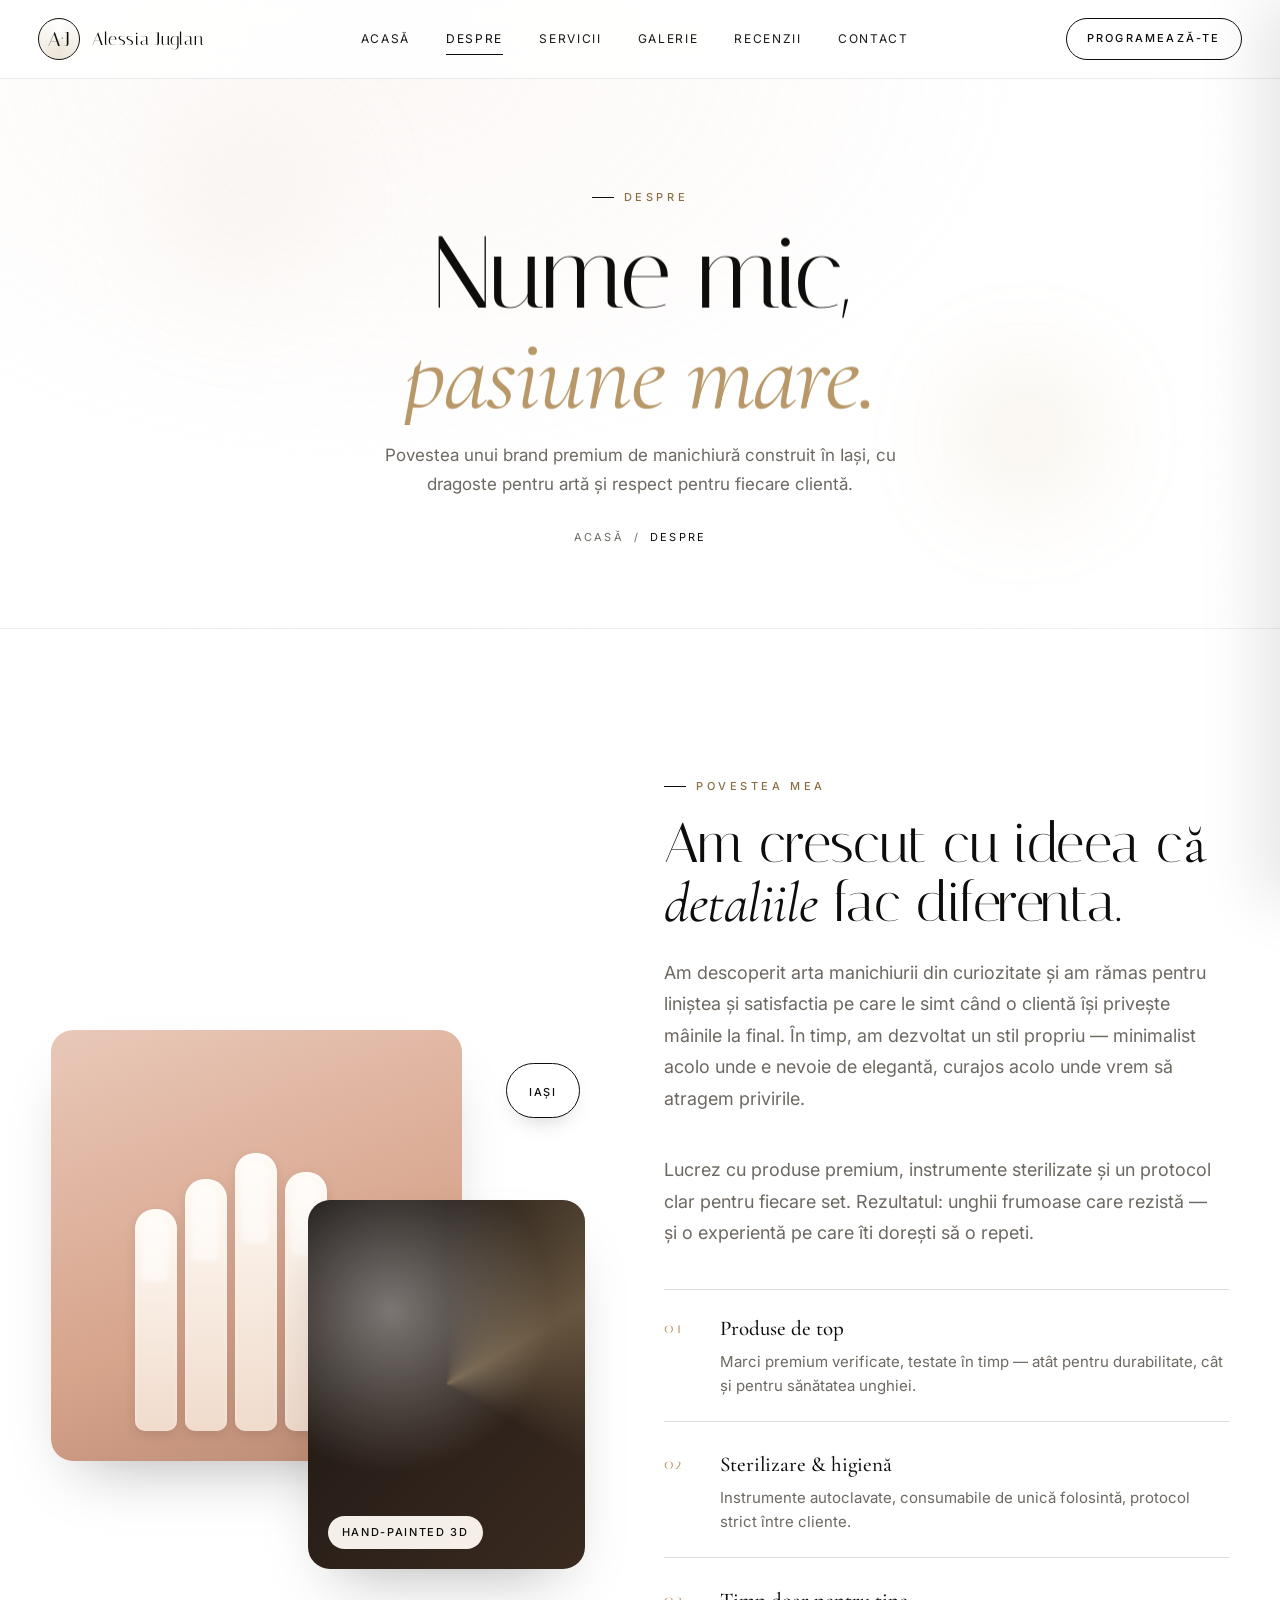
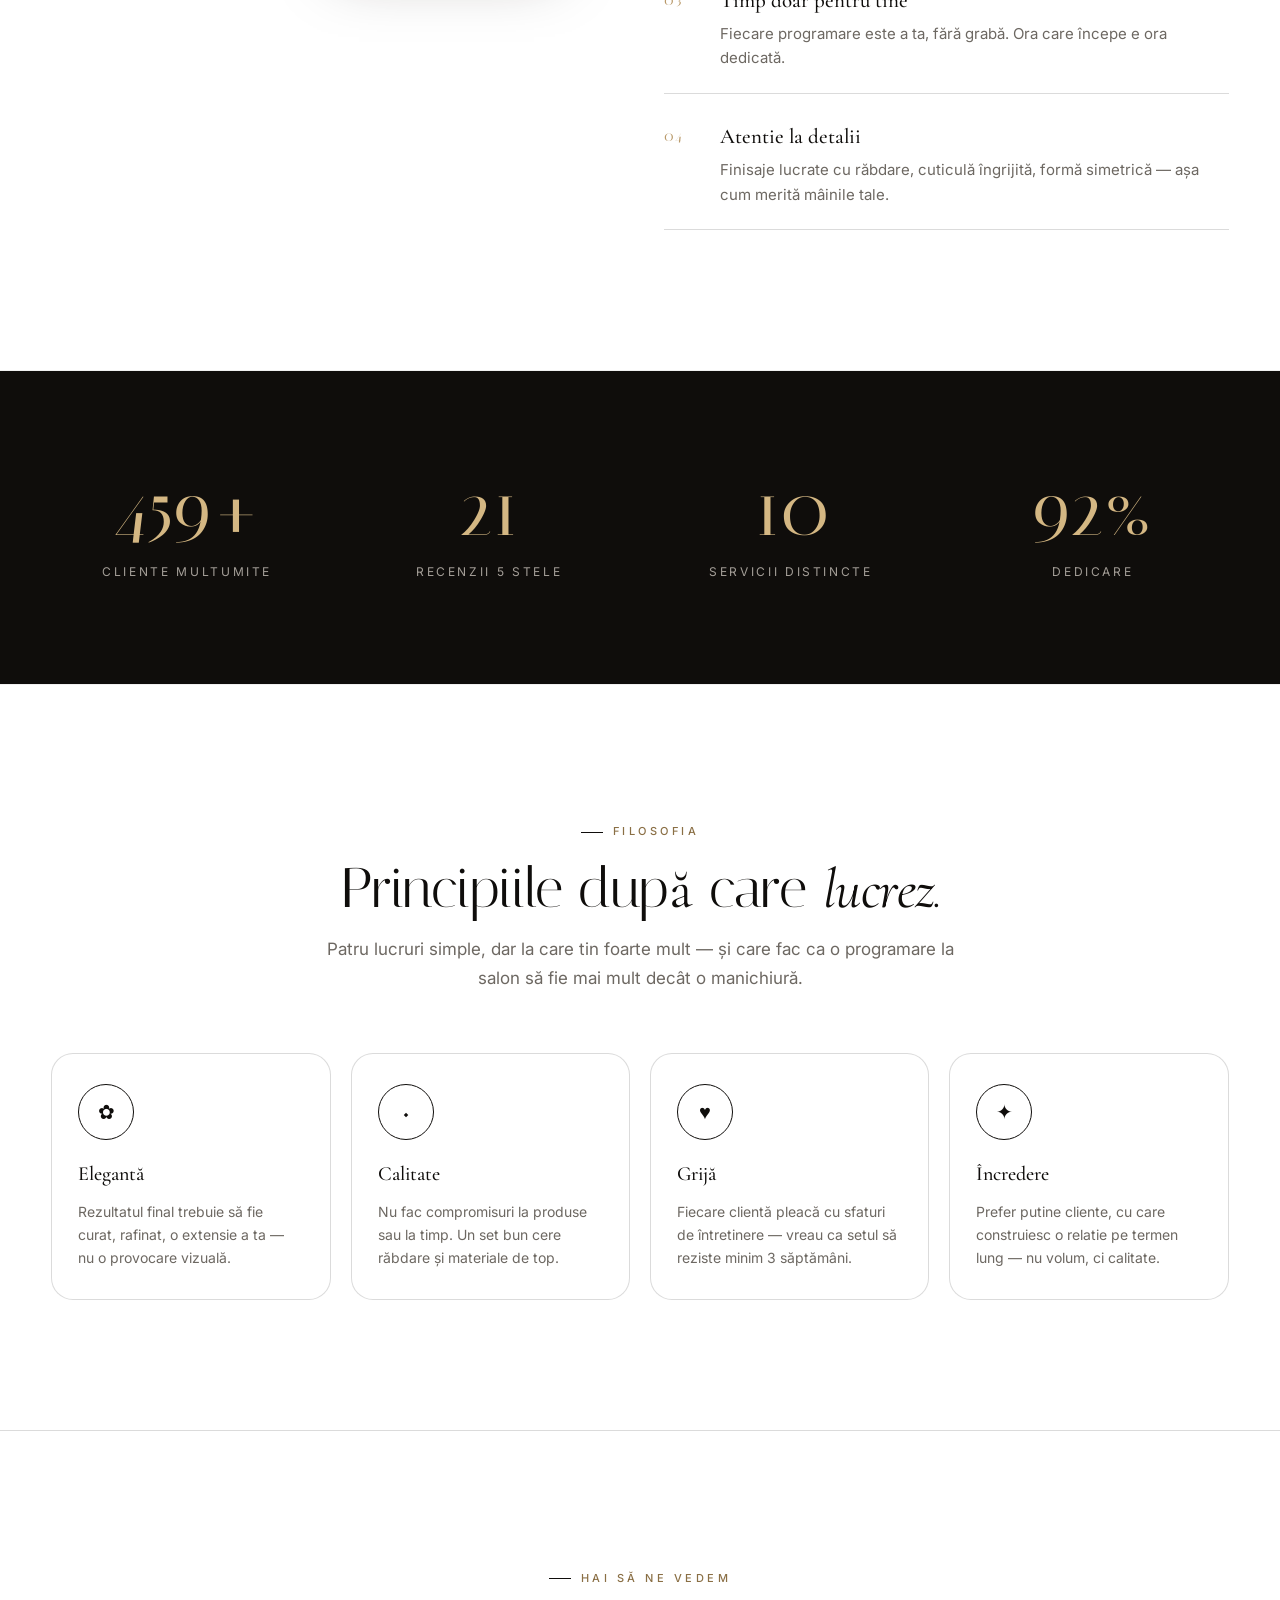
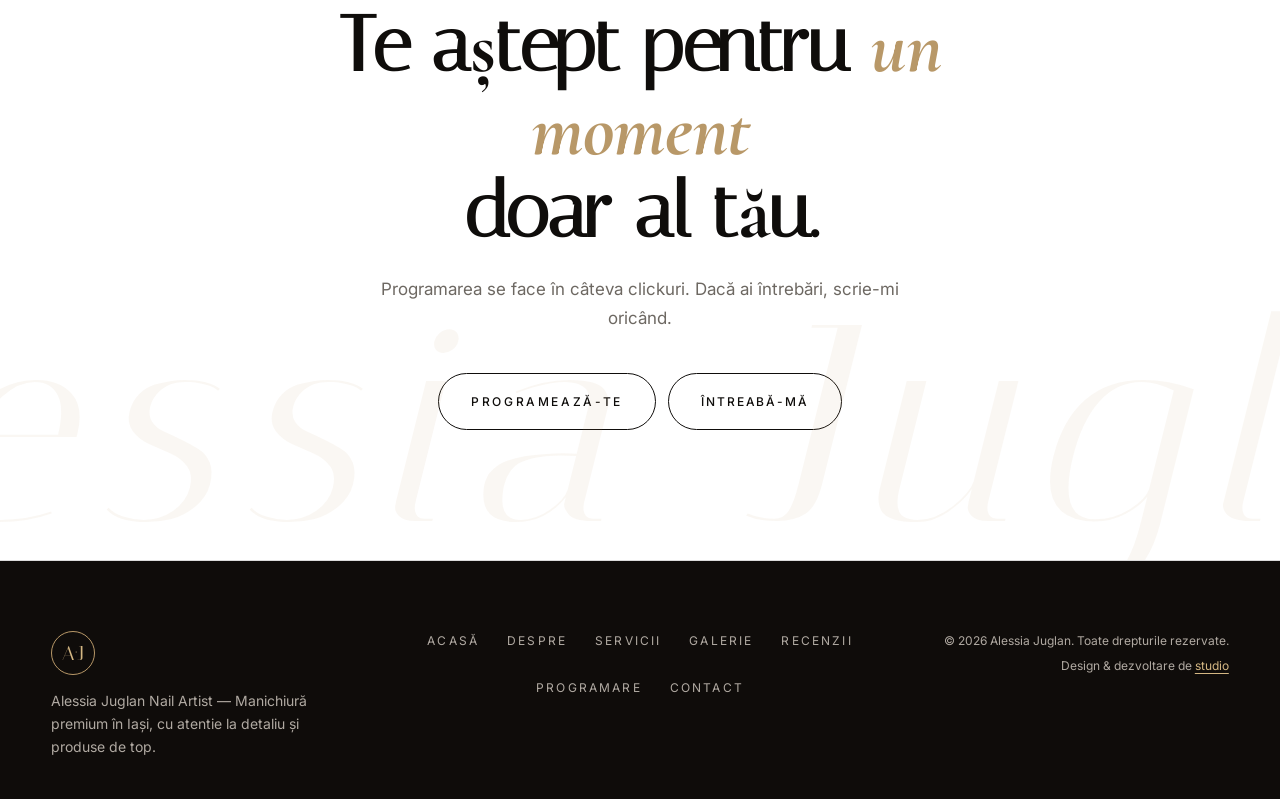
<file: despre.html>
<!DOCTYPE html>
<html lang="ro">
<head>
  <meta charset="UTF-8" />
  <meta name="viewport" content="width=device-width, initial-scale=1.0" />
  <title>Despre Alessia Juglan — Nail Artist în Iași</title>
  <meta name="description" content="Despre Alessia Juglan — povestea, filosofia și experienta din spatele unui brand premium de manichiură în Iași." />
  <meta name="theme-color" content="#f5ece3" />
  <link rel="preconnect" href="https://fonts.googleapis.com" />
  <link rel="preconnect" href="https://fonts.gstatic.com" crossorigin />
  <link href="https://fonts.googleapis.com/css2?family=Cormorant+Garamond:ital,wght@0,300;0,400;0,500;0,600;1,400&family=Inter:wght@300;400;500;600&family=Italiana&display=swap" rel="stylesheet" />
  <link rel="icon" type="image/svg+xml" href="assets/favicon.svg" />
  <link rel="stylesheet" href="styles.css" />
</head>
<body>
  <div class="page-intro"></div>
  <div class="scroll-progress"></div>
  <div id="site-header"></div>

  <!-- Page head -->
  <section class="page-head">
    <div class="hero__grain" aria-hidden="true"></div>
    <div class="hero__orbs" aria-hidden="true">
      <span class="orb orb--1"></span>
      <span class="orb orb--2"></span>
    </div>
    <div class="container page-head__inner">
      <p class="eyebrow eyebrow--center" style="animation:riseIn 0.9s var(--ease) both">Despre</p>
      <h1 class="page-head__title">
        <span class="split-line"><span>Nume mic, </span></span>
        <em><span class="split-line"><span>pasiune mare.</span></span></em>
      </h1>
      <p class="page-head__sub" style="animation:riseIn 0.9s 0.4s var(--ease) both">
        Povestea unui brand premium de manichiură construit în Iași, cu dragoste
        pentru artă și respect pentru fiecare clientă.
      </p>
      <div class="page-head__crumbs" style="animation:riseIn 0.9s 0.6s var(--ease) both">
        <a href="index.html">Acasă</a> <span>/</span> <span style="color:var(--charcoal)">Despre</span>
      </div>
    </div>
  </section>

  <!-- Story -->
  <section class="about">
    <div class="container about__grid">
      <div class="about__visual reveal-scale">
        <div class="about__card about__card--one">
          <div class="about__nail" style="--delay:.0s"></div>
          <div class="about__nail" style="--delay:.1s"></div>
          <div class="about__nail" style="--delay:.2s"></div>
          <div class="about__nail" style="--delay:.3s"></div>
          <div class="about__nail" style="--delay:.4s"></div>
        </div>
        <div class="about__card about__card--two">
          <div class="about__shimmer"></div>
          <span class="about__tag">Hand-Painted 3D</span>
        </div>
        <div class="about__card about__card--three">
          <span class="about__tag">Iași</span>
        </div>
      </div>

      <div class="about__content">
        <p class="eyebrow reveal">Povestea mea</p>
        <h2 class="section-title reveal">
          Am crescut cu ideea că <em>detaliile</em> fac diferenta.
        </h2>
        <p class="about__lead reveal">
          Am descoperit arta manichiurii din curiozitate și am rămas pentru liniștea și
          satisfactia pe care le simt când o clientă își privește mâinile la final.
          În timp, am dezvoltat un stil propriu — minimalist acolo unde e nevoie de
          elegantă, curajos acolo unde vrem să atragem privirile.
        </p>
        <p class="about__lead reveal" style="margin-top:0">
          Lucrez cu produse premium, instrumente sterilizate și un protocol clar
          pentru fiecare set. Rezultatul: unghii frumoase care rezistă — și o
          experientă pe care îti dorești să o repeti.
        </p>

        <ul class="about__list" data-stagger>
          <li>
            <span class="about__num">01</span>
            <div>
              <h4>Produse de top</h4>
              <p>Marci premium verificate, testate în timp — atât pentru durabilitate, cât și pentru sănătatea unghiei.</p>
            </div>
          </li>
          <li>
            <span class="about__num">02</span>
            <div>
              <h4>Sterilizare & higienă</h4>
              <p>Instrumente autoclavate, consumabile de unică folosintă, protocol strict între cliente.</p>
            </div>
          </li>
          <li>
            <span class="about__num">03</span>
            <div>
              <h4>Timp doar pentru tine</h4>
              <p>Fiecare programare este a ta, fără grabă. Ora care începe e ora dedicată.</p>
            </div>
          </li>
          <li>
            <span class="about__num">04</span>
            <div>
              <h4>Atentie la detalii</h4>
              <p>Finisaje lucrate cu răbdare, cuticulă îngrijită, formă simetrică — așa cum merită mâinile tale.</p>
            </div>
          </li>
        </ul>
      </div>
    </div>
  </section>

  <!-- Numbers -->
  <section class="numbers">
    <div class="container">
      <div class="numbers__grid" data-stagger>
        <div class="numbers__item">
          <span class="num"><span data-count="500" data-suffix="+">500+</span></span>
          <span class="lbl">Cliente multumite</span>
        </div>
        <div class="numbers__item">
          <span class="num"><span data-count="23" data-suffix="">23</span></span>
          <span class="lbl">Recenzii 5 stele</span>
        </div>
        <div class="numbers__item">
          <span class="num"><span data-count="11" data-suffix="">11</span></span>
          <span class="lbl">Servicii distincte</span>
        </div>
        <div class="numbers__item">
          <span class="num"><span data-count="100" data-suffix="%">100%</span></span>
          <span class="lbl">Dedicare</span>
        </div>
      </div>
    </div>
  </section>

  <!-- Philosophy -->
  <section class="policies">
    <div class="container">
      <div class="policies__head reveal">
        <p class="eyebrow eyebrow--center">Filosofia</p>
        <h2 class="section-title">Principiile după care <em>lucrez</em>.</h2>
        <p class="section-sub" style="margin:16px auto 0">
          Patru lucruri simple, dar la care tin foarte mult — și care fac ca o
          programare la salon să fie mai mult decât o manichiură.
        </p>
      </div>

      <div class="policies__grid" data-stagger>
        <div class="policy">
          <span class="policy__ico">✿</span>
          <h4>Elegantă</h4>
          <p>Rezultatul final trebuie să fie curat, rafinat, o extensie a ta — nu o provocare vizuală.</p>
        </div>
        <div class="policy">
          <span class="policy__ico">◆</span>
          <h4>Calitate</h4>
          <p>Nu fac compromisuri la produse sau la timp. Un set bun cere răbdare și materiale de top.</p>
        </div>
        <div class="policy">
          <span class="policy__ico">♥</span>
          <h4>Grijă</h4>
          <p>Fiecare clientă pleacă cu sfaturi de întretinere — vreau ca setul să reziste minim 3 săptămâni.</p>
        </div>
        <div class="policy">
          <span class="policy__ico">✦</span>
          <h4>Încredere</h4>
          <p>Prefer putine cliente, cu care construiesc o relatie pe termen lung — nu volum, ci calitate.</p>
        </div>
      </div>
    </div>
  </section>

  <!-- CTA -->
  <section class="cta-band">
    <div class="container">
      <p class="eyebrow eyebrow--center reveal">Hai să ne vedem</p>
      <h2 class="cta-band__title reveal">
        Te aștept pentru <em>un moment</em><br/>doar al tău.
      </h2>
      <p class="cta-band__sub reveal">
        Programarea se face în câteva clickuri. Dacă ai întrebări, scrie-mi oricând.
      </p>
      <div class="reveal" style="display:flex;gap:12px;justify-content:center;flex-wrap:wrap">
        <a href="programare.html" class="btn btn--gold btn--lg" data-magnetic>Programează-te</a>
        <a href="contact.html" class="btn btn--ghost btn--lg">Întreabă-mă</a>
      </div>
    </div>
    <div class="cta-band__deco">Alessia Juglan</div>
  </section>

  <div id="site-footer"></div>
  <script src="services-data.js"></script>
  <script src="nail-art.js"></script>
  <script src="script.js"></script>
</body>
</html>
</file>
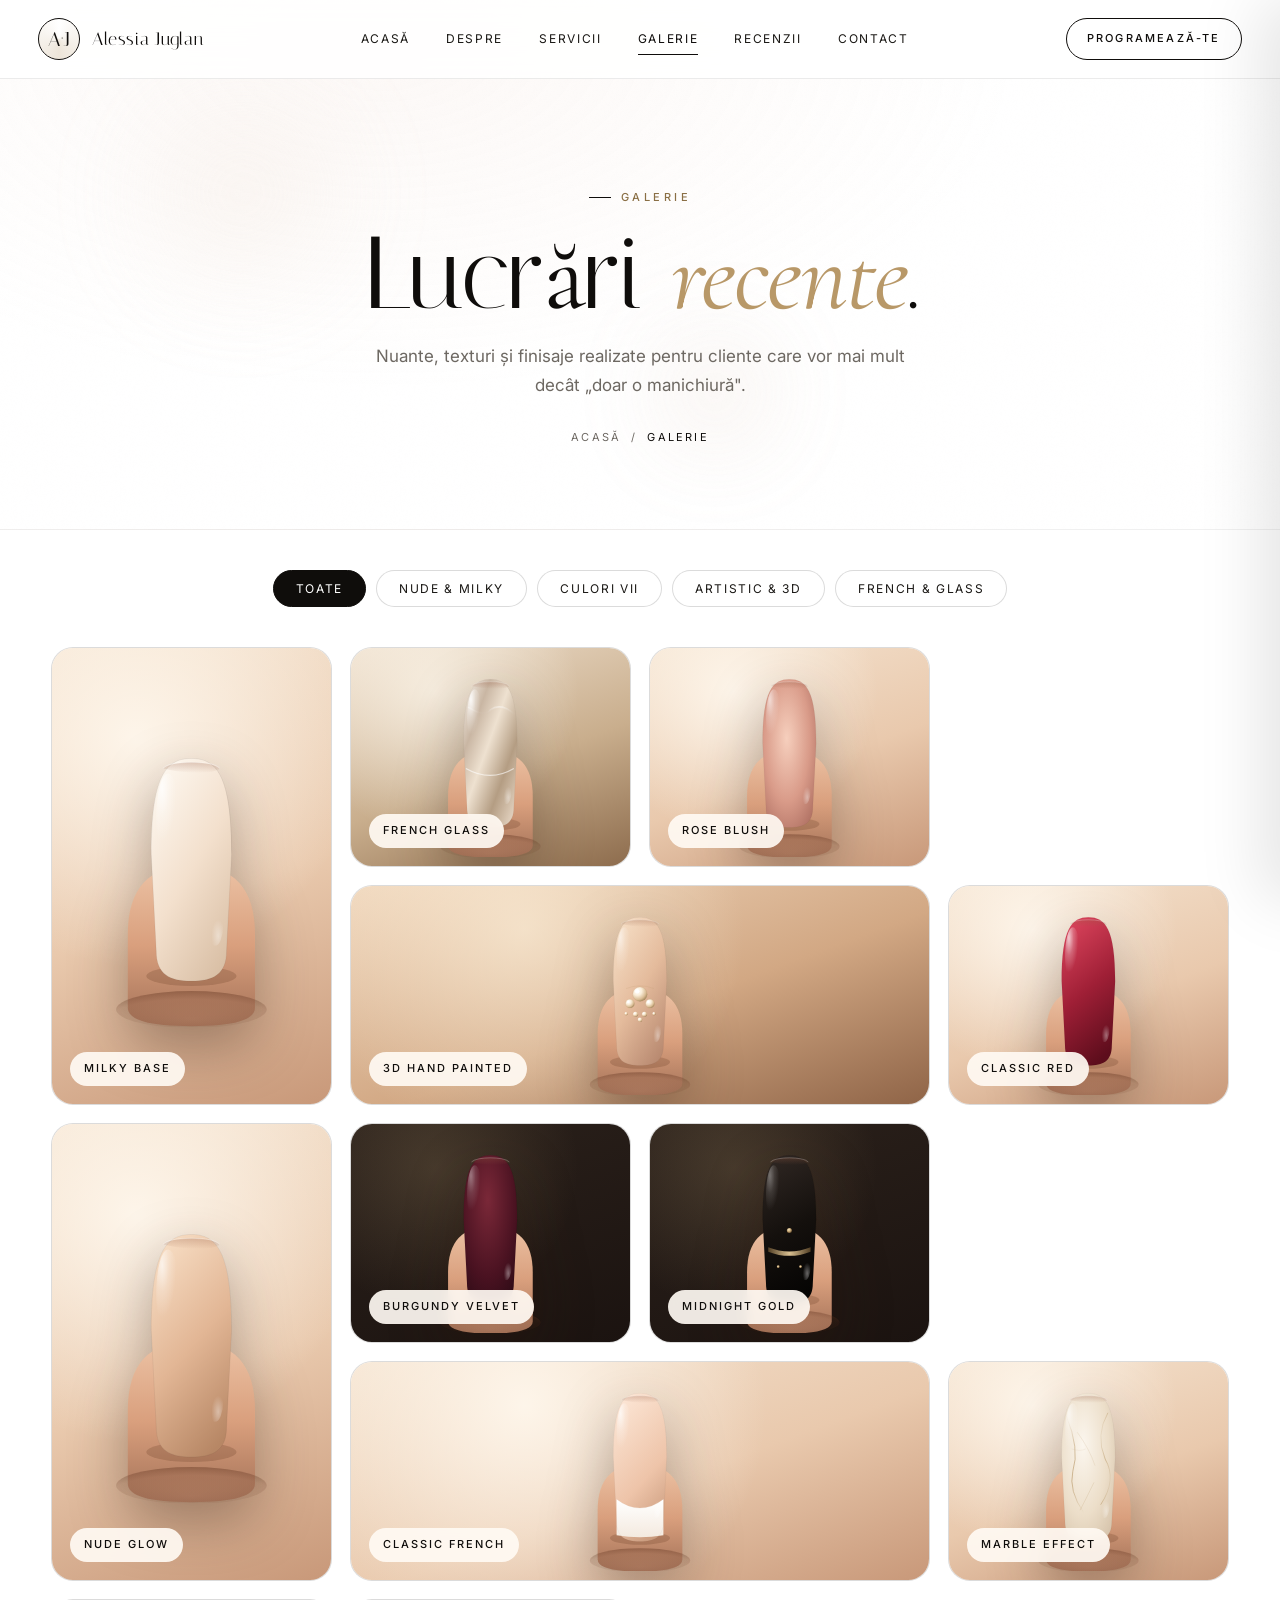
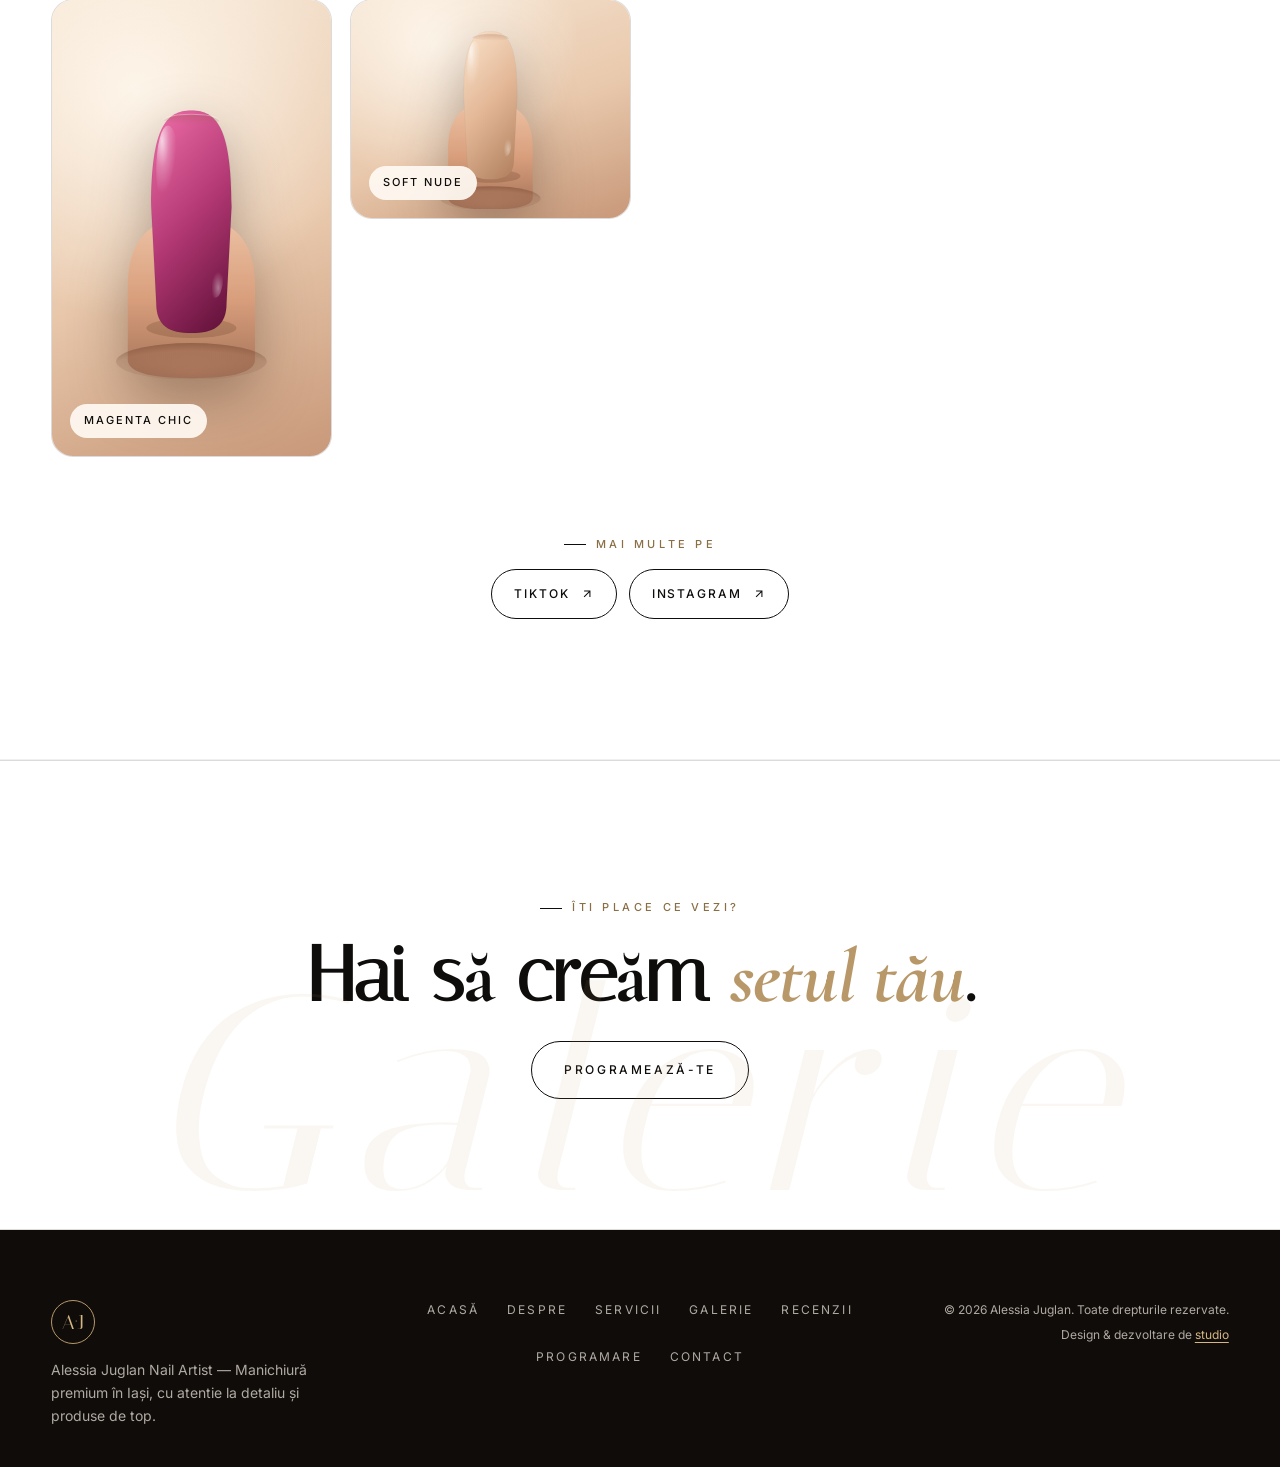
<file: galerie.html>
<!DOCTYPE html>
<html lang="ro">
<head>
  <meta charset="UTF-8" />
  <meta name="viewport" content="width=device-width, initial-scale=1.0" />
  <title>Galerie — Alessia Juglan Nail Artist</title>
  <meta name="description" content="Galerie de lucrări Alessia Juglan — manichiură premium, design 3D, French Glass și multe altele." />
  <meta name="theme-color" content="#f5ece3" />
  <link rel="preconnect" href="https://fonts.googleapis.com" />
  <link rel="preconnect" href="https://fonts.gstatic.com" crossorigin />
  <link href="https://fonts.googleapis.com/css2?family=Cormorant+Garamond:ital,wght@0,300;0,400;0,500;0,600;1,400&family=Inter:wght@300;400;500;600&family=Italiana&display=swap" rel="stylesheet" />
  <link rel="icon" type="image/svg+xml" href="assets/favicon.svg" />
  <link rel="stylesheet" href="styles.css" />
</head>
<body>
  <div class="page-intro"></div>
  <div class="scroll-progress"></div>
  <div id="site-header"></div>

  <section class="page-head">
    <div class="hero__grain" aria-hidden="true"></div>
    <div class="hero__orbs" aria-hidden="true">
      <span class="orb orb--1"></span>
      <span class="orb orb--3"></span>
    </div>
    <div class="container page-head__inner">
      <p class="eyebrow eyebrow--center" style="animation:riseIn 0.9s var(--ease) both">Galerie</p>
      <h1 class="page-head__title">
        Lucrări <em>recente</em>.
      </h1>
      <p class="page-head__sub" style="animation:riseIn 0.9s 0.4s var(--ease) both">
        Nuante, texturi și finisaje realizate pentru cliente care vor mai mult decât „doar o manichiură".
      </p>
      <div class="page-head__crumbs" style="animation:riseIn 0.9s 0.6s var(--ease) both">
        <a href="index.html">Acasă</a> <span>/</span> <span style="color:var(--charcoal)">Galerie</span>
      </div>
    </div>
  </section>

  <section class="gallery" style="padding-top:40px">
    <div class="container">
      <div class="services__tabs reveal" style="margin-bottom:40px">
        <button class="service-tab is-active" data-gallery-tab="all">Toate</button>
        <button class="service-tab" data-gallery-tab="nude">Nude &amp; Milky</button>
        <button class="service-tab" data-gallery-tab="color">Culori vii</button>
        <button class="service-tab" data-gallery-tab="art">Artistic &amp; 3D</button>
        <button class="service-tab" data-gallery-tab="french">French &amp; Glass</button>
      </div>

      <div class="gallery__grid" data-stagger>
        <div class="gallery__item gallery__item--tall" data-cat="nude">
          <div class="gallery__art gallery__art--milky"></div>
          <span class="gallery__label">Milky Base</span>
        </div>
        <div class="gallery__item" data-cat="french">
          <div class="gallery__art gallery__art--chrome"></div>
          <span class="gallery__label">French Glass</span>
        </div>
        <div class="gallery__item" data-cat="color">
          <div class="gallery__art gallery__art--rose"></div>
          <span class="gallery__label">Rose Blush</span>
        </div>
        <div class="gallery__item gallery__item--wide" data-cat="art">
          <div class="gallery__art gallery__art--3d"></div>
          <span class="gallery__label">3D Hand Painted</span>
        </div>
        <div class="gallery__item" data-cat="color">
          <div class="gallery__art gallery__art--red"></div>
          <span class="gallery__label">Classic Red</span>
        </div>
        <div class="gallery__item gallery__item--tall" data-cat="nude">
          <div class="gallery__art gallery__art--nude"></div>
          <span class="gallery__label">Nude Glow</span>
        </div>
        <div class="gallery__item" data-cat="color">
          <div class="gallery__art gallery__art--burgundy"></div>
          <span class="gallery__label">Burgundy Velvet</span>
        </div>
        <div class="gallery__item" data-cat="art">
          <div class="gallery__art gallery__art--black"></div>
          <span class="gallery__label">Midnight Gold</span>
        </div>
        <div class="gallery__item gallery__item--wide" data-cat="french">
          <div class="gallery__art gallery__art--french"></div>
          <span class="gallery__label">Classic French</span>
        </div>
        <div class="gallery__item" data-cat="art">
          <div class="gallery__art gallery__art--marble"></div>
          <span class="gallery__label">Marble Effect</span>
        </div>
        <div class="gallery__item gallery__item--tall" data-cat="color">
          <div class="gallery__art gallery__art--magenta"></div>
          <span class="gallery__label">Magenta Chic</span>
        </div>
        <div class="gallery__item" data-cat="nude">
          <div class="gallery__art gallery__art--nude"></div>
          <span class="gallery__label">Soft Nude</span>
        </div>
      </div>

      <div class="gallery__cta reveal" style="margin-top:70px">
        <p class="eyebrow eyebrow--center" style="margin-bottom:16px">Mai multe pe</p>
        <div style="display:flex;gap:12px;justify-content:center;flex-wrap:wrap">
          <a href="https://www.tiktok.com/@alessiajuglan" target="_blank" rel="noopener" class="btn btn--ghost">
            TikTok
            <svg width="14" height="14" viewBox="0 0 24 24" fill="none" stroke="currentColor" stroke-width="1.8"><path d="M7 17L17 7M7 7h10v10"/></svg>
          </a>
          <a href="https://www.instagram.com/alessiajuglan" target="_blank" rel="noopener" class="btn btn--ghost">
            Instagram
            <svg width="14" height="14" viewBox="0 0 24 24" fill="none" stroke="currentColor" stroke-width="1.8"><path d="M7 17L17 7M7 7h10v10"/></svg>
          </a>
        </div>
      </div>
    </div>
  </section>

  <!-- CTA -->
  <section class="cta-band">
    <div class="container">
      <p class="eyebrow eyebrow--center reveal">Îti place ce vezi?</p>
      <h2 class="cta-band__title reveal">
        Hai să creăm <em>setul tău</em>.
      </h2>
      <div class="reveal">
        <a href="programare.html" class="btn btn--gold btn--lg" data-magnetic>Programează-te</a>
      </div>
    </div>
    <div class="cta-band__deco">Galerie</div>
  </section>

  <div id="site-footer"></div>
  <script src="services-data.js"></script>
  <script src="nail-art.js"></script>
  <script src="script.js"></script>
</body>
</html>
</file>
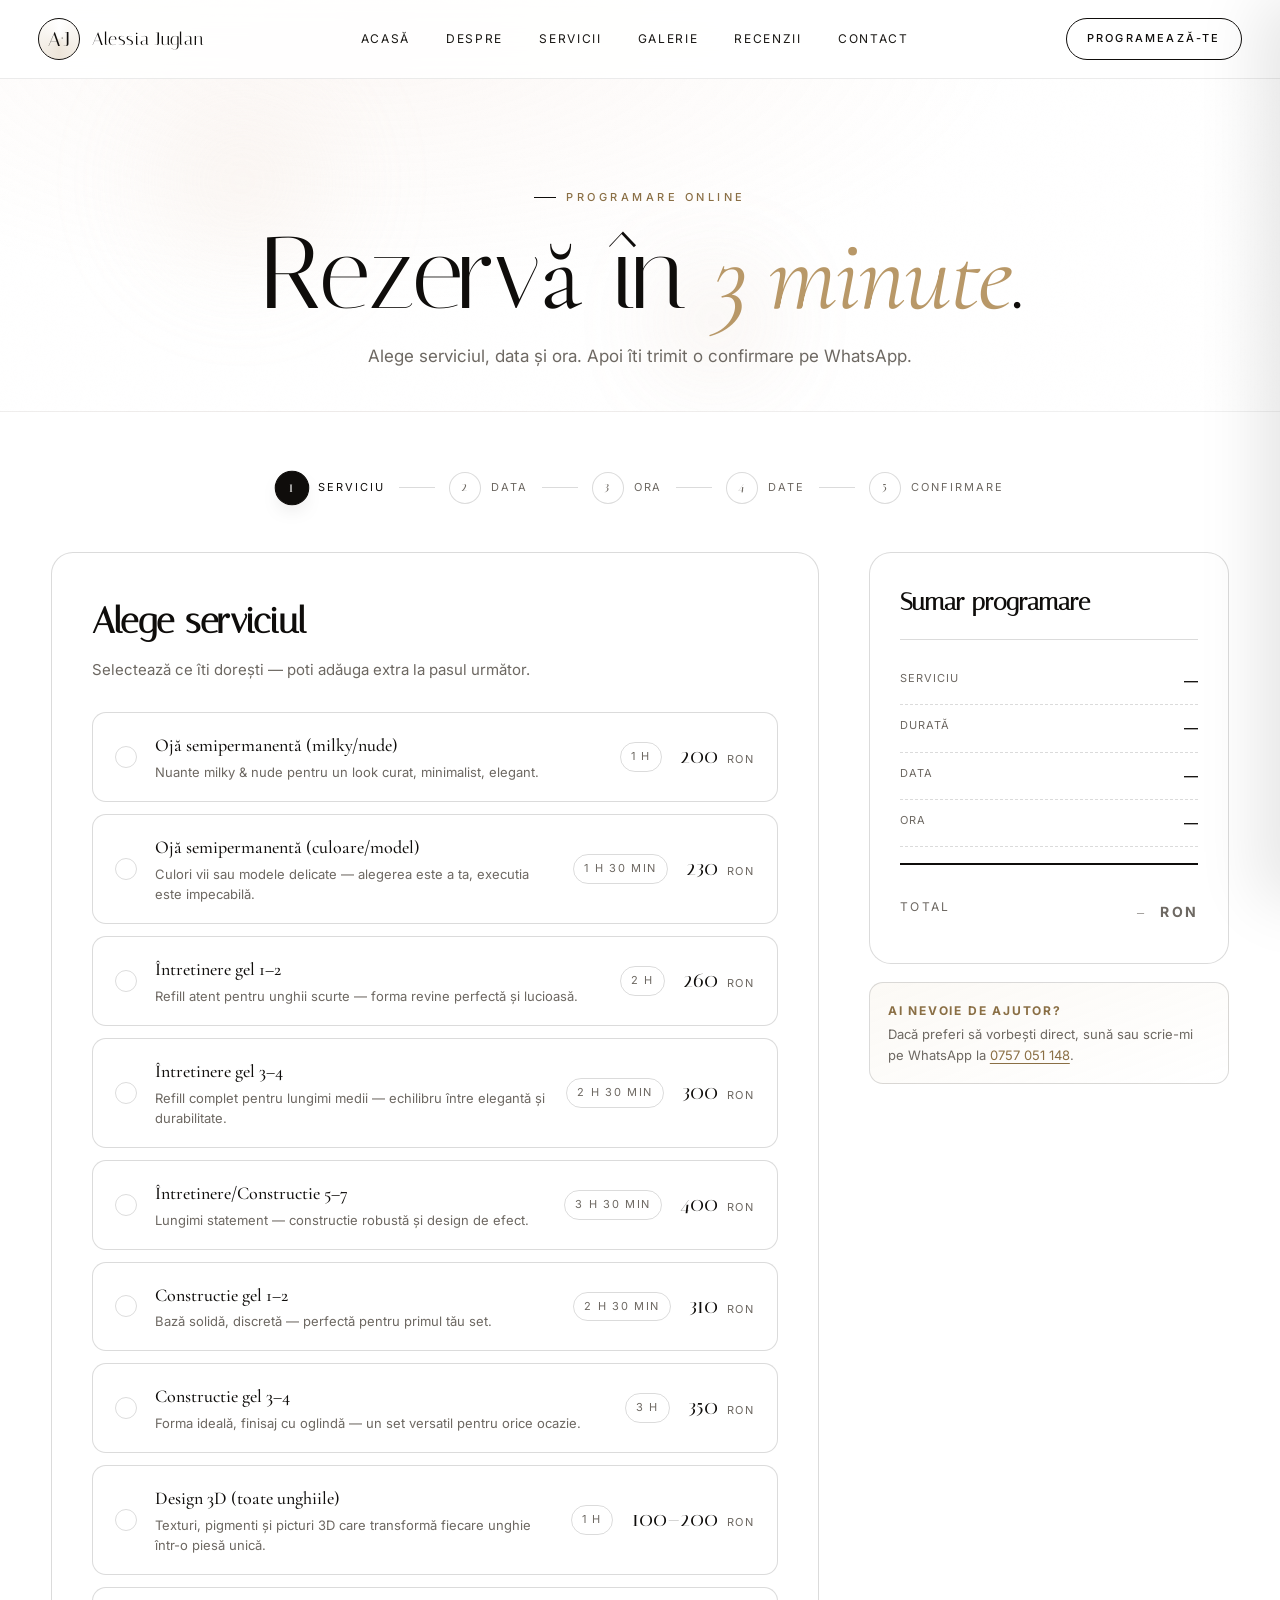
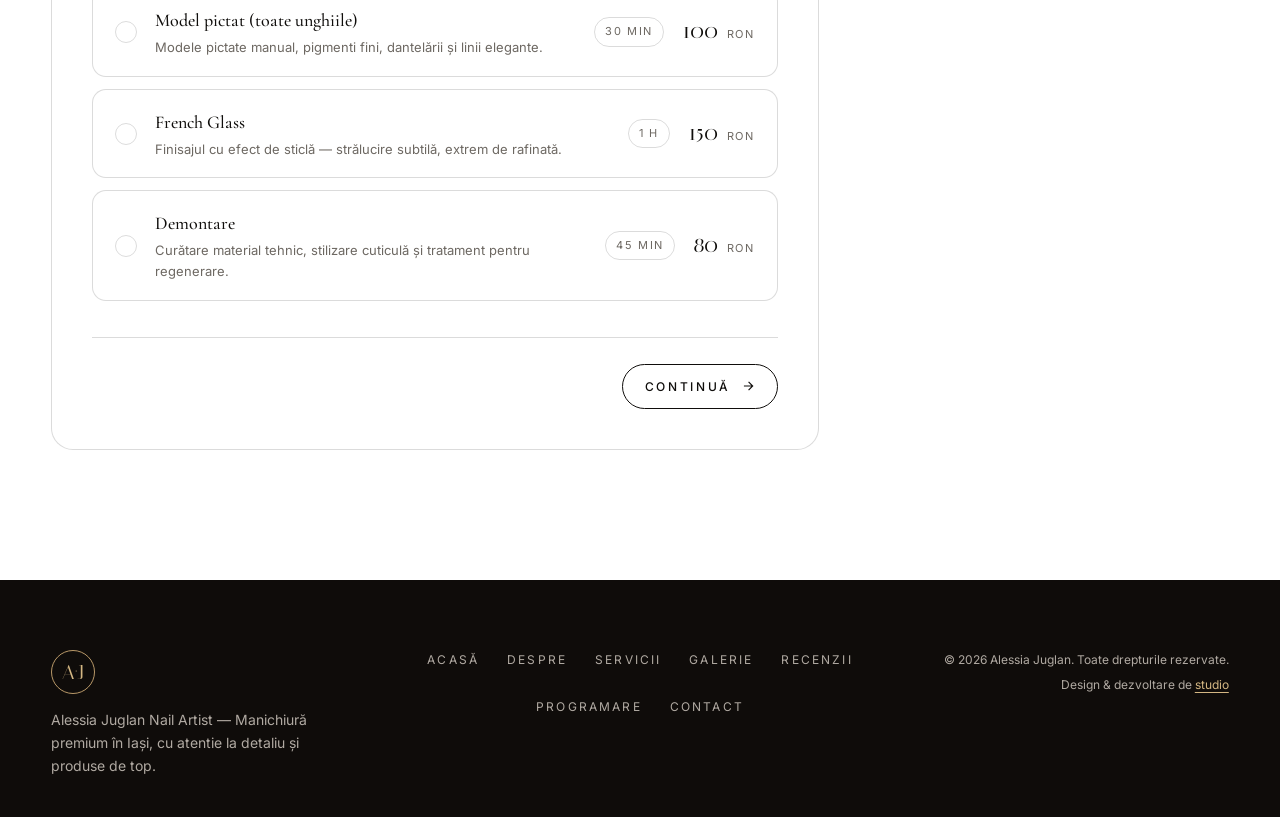
<file: programare.html>
<!DOCTYPE html>
<html lang="ro">
<head>
  <meta charset="UTF-8" />
  <meta name="viewport" content="width=device-width, initial-scale=1.0" />
  <title>Programare online — Alessia Juglan Nail Artist</title>
  <meta name="description" content="Rezervă online o programare la Alessia Juglan Nail Tech. Serviciu, dată, oră, confirmare — totul în câteva secunde." />
  <meta name="theme-color" content="#f5ece3" />
  <link rel="preconnect" href="https://fonts.googleapis.com" />
  <link rel="preconnect" href="https://fonts.gstatic.com" crossorigin />
  <link href="https://fonts.googleapis.com/css2?family=Cormorant+Garamond:ital,wght@0,300;0,400;0,500;0,600;1,400&family=Inter:wght@300;400;500;600&family=Italiana&display=swap" rel="stylesheet" />
  <link rel="icon" type="image/svg+xml" href="assets/favicon.svg" />
  <link rel="stylesheet" href="styles.css" />
</head>
<body>
  <div class="page-intro"></div>
  <div class="scroll-progress"></div>
  <div id="site-header"></div>

  <section class="page-head" style="padding-bottom:40px">
    <div class="hero__grain" aria-hidden="true"></div>
    <div class="hero__orbs" aria-hidden="true">
      <span class="orb orb--1"></span>
      <span class="orb orb--3"></span>
    </div>
    <div class="container page-head__inner">
      <p class="eyebrow eyebrow--center" style="animation:riseIn 0.9s var(--ease) both">Programare online</p>
      <h1 class="page-head__title">
        Rezervă în <em>3 minute</em>.
      </h1>
      <p class="page-head__sub" style="animation:riseIn 0.9s 0.4s var(--ease) both">
        Alege serviciul, data și ora. Apoi îti trimit o confirmare pe WhatsApp.
      </p>
    </div>
  </section>

  <section class="booking">
    <div class="container">
      <div class="stepper" id="stepper">
        <div class="stepper__item is-active" data-step="1">
          <span class="stepper__circle">1</span><span>Serviciu</span>
        </div>
        <span class="stepper__sep"></span>
        <div class="stepper__item" data-step="2">
          <span class="stepper__circle">2</span><span>Data</span>
        </div>
        <span class="stepper__sep"></span>
        <div class="stepper__item" data-step="3">
          <span class="stepper__circle">3</span><span>Ora</span>
        </div>
        <span class="stepper__sep"></span>
        <div class="stepper__item" data-step="4">
          <span class="stepper__circle">4</span><span>Date</span>
        </div>
        <span class="stepper__sep"></span>
        <div class="stepper__item" data-step="5">
          <span class="stepper__circle">5</span><span>Confirmare</span>
        </div>
      </div>

      <div class="booking__shell">
        <!-- Main -->
        <div class="booking__main" id="booking-main">

          <!-- Step 1: Service -->
          <div class="booking__panel is-active" data-panel="1">
            <div class="panel-head">
              <h2>Alege serviciul</h2>
              <p>Selectează ce îti dorești — poti adăuga extra la pasul următor.</p>
            </div>
            <div class="book-services" id="book-services"></div>
          </div>

          <!-- Step 2: Date -->
          <div class="booking__panel" data-panel="2">
            <div class="panel-head">
              <h2>Alege data</h2>
              <p>Sunt disponibilă luni–vineri. Zilele trecute și de weekend sunt indisponibile.</p>
            </div>
            <div class="calendar" id="calendar">
              <div class="calendar__head">
                <div class="calendar__title" id="cal-title"></div>
                <div class="calendar__nav">
                  <button class="calendar__btn" id="cal-prev" aria-label="Luna anterioară">
                    <svg width="16" height="16" viewBox="0 0 24 24" fill="none" stroke="currentColor" stroke-width="2"><polyline points="15 18 9 12 15 6"/></svg>
                  </button>
                  <button class="calendar__btn" id="cal-next" aria-label="Luna următoare">
                    <svg width="16" height="16" viewBox="0 0 24 24" fill="none" stroke="currentColor" stroke-width="2"><polyline points="9 18 15 12 9 6"/></svg>
                  </button>
                </div>
              </div>
              <div class="calendar__weekdays">
                <span>L</span><span>M</span><span>M</span><span>J</span><span>V</span><span>S</span><span>D</span>
              </div>
              <div class="calendar__grid" id="cal-grid"></div>
            </div>
          </div>

          <!-- Step 3: Time -->
          <div class="booking__panel" data-panel="3">
            <div class="panel-head">
              <h2>Alege ora</h2>
              <p>Intervalele de mai jos încap în programul zilei selectate.</p>
            </div>
            <div class="time-slots" id="time-slots"></div>
          </div>

          <!-- Step 4: Form -->
          <div class="booking__panel" data-panel="4">
            <div class="panel-head">
              <h2>Datele tale de contact</h2>
              <p>Trimit confirmarea pe WhatsApp la numărul pe care îl lași aici.</p>
            </div>
            <form class="book-form" id="book-form" novalidate>
              <div class="field">
                <label for="bk-name">Nume &amp; prenume</label>
                <input type="text" id="bk-name" name="name" required autocomplete="name" placeholder="Ex: Alessia Popescu" />
                <span class="field__error">Te rog completează numele.</span>
              </div>
              <div class="field">
                <label for="bk-phone">Telefon</label>
                <input type="tel" id="bk-phone" name="phone" required autocomplete="tel" placeholder="07xx xxx xxx" />
                <span class="field__error">Te rog completează un telefon valid.</span>
              </div>
              <div class="field field--full">
                <label for="bk-email">Email (optional)</label>
                <input type="email" id="bk-email" name="email" autocomplete="email" placeholder="nume@email.com" />
                <span class="field__error">Te rog verifică adresa de email.</span>
              </div>
              <div class="field field--full">
                <label for="bk-notes">Mentiuni (optional)</label>
                <textarea id="bk-notes" name="notes" placeholder="Un model anume, culoare preferată, inspiratie de pe Instagram etc."></textarea>
              </div>
              <div class="field field--full">
                <label class="consent">
                  <input type="checkbox" id="bk-consent" required />
                  <span>Am citit și sunt de acord cu regulamentul (punctualitate, anulare cu 24h înainte, reprogramare cu 48h înainte).</span>
                </label>
                <span class="field__error">Trebuie să accepti regulamentul.</span>
              </div>
            </form>
          </div>

          <!-- Step 5: Confirm -->
          <div class="booking__panel" data-panel="5">
            <div class="panel-head">
              <h2>Verifică detaliile</h2>
              <p>Dacă totul e în regulă, apasă <strong>Trimite pe WhatsApp</strong> și primesc instant cererea ta.</p>
            </div>
            <div class="review-block" id="review-block"></div>
            <p style="font-size:13px;color:var(--muted);line-height:1.65">
              <strong style="color:var(--gold-3)">Notă:</strong> Programarea este confirmată după ce îti răspund pe WhatsApp (de regulă în maxim 2–3 ore, în program).
            </p>
          </div>

          <!-- Step 6: Success -->
          <div class="booking__panel" data-panel="6">
            <div class="success">
              <div class="success__icon">
                <svg viewBox="0 0 24 24" fill="none" stroke="currentColor" stroke-width="3" stroke-linecap="round" stroke-linejoin="round"><polyline points="20 6 9 17 4 12"/></svg>
              </div>
              <h2>Cerere trimisă!</h2>
              <p>
                Am primit cererea ta de programare. <strong>Te contactez pe WhatsApp</strong>
                cât de repede pot pentru confirmarea finală. Multumesc de încredere!
              </p>
              <div class="success__cta">
                <a href="index.html" class="btn btn--ghost">Înapoi la pagina principală</a>
                <button class="btn btn--gold" id="new-booking">O altă programare</button>
              </div>
            </div>
          </div>

          <!-- Actions -->
          <div class="booking__actions" id="booking-actions">
            <button class="booking__back" id="btn-back" disabled>
              <svg width="14" height="14" viewBox="0 0 24 24" fill="none" stroke="currentColor" stroke-width="2"><polyline points="15 18 9 12 15 6"/></svg>
              Înapoi
            </button>
            <button class="btn btn--gold" id="btn-next" data-magnetic>
              Continuă
              <svg width="14" height="14" viewBox="0 0 24 24" fill="none" stroke="currentColor" stroke-width="2"><path d="M5 12h14M13 5l7 7-7 7"/></svg>
            </button>
          </div>
        </div>

        <!-- Summary sidebar -->
        <aside class="booking__side">
          <div class="booking__summary">
            <h3>Sumar programare</h3>
            <div class="summary-row">
              <span>Serviciu</span>
              <strong id="sum-service">—</strong>
            </div>
            <div class="summary-row">
              <span>Durată</span>
              <strong id="sum-duration">—</strong>
            </div>
            <div class="summary-row">
              <span>Data</span>
              <strong id="sum-date">—</strong>
            </div>
            <div class="summary-row">
              <span>Ora</span>
              <strong id="sum-time">—</strong>
            </div>
            <div class="booking__total">
              <span>Total</span>
              <strong><span id="sum-price">—</span> <i>RON</i></strong>
            </div>
          </div>

          <div class="booking__sidenote">
            <strong>Ai nevoie de ajutor?</strong>
            Dacă preferi să vorbești direct, sună sau scrie-mi pe WhatsApp la
            <a href="tel:0757051148" style="color:var(--gold-3);text-decoration:underline;text-underline-offset:3px">0757 051 148</a>.
          </div>
        </aside>
      </div>
    </div>
  </section>

  <div id="site-footer"></div>

  <script src="services-data.js"></script>
  <script src="nail-art.js"></script>
  <script src="script.js"></script>
  <script src="booking.js"></script>
</body>
</html>
</file>
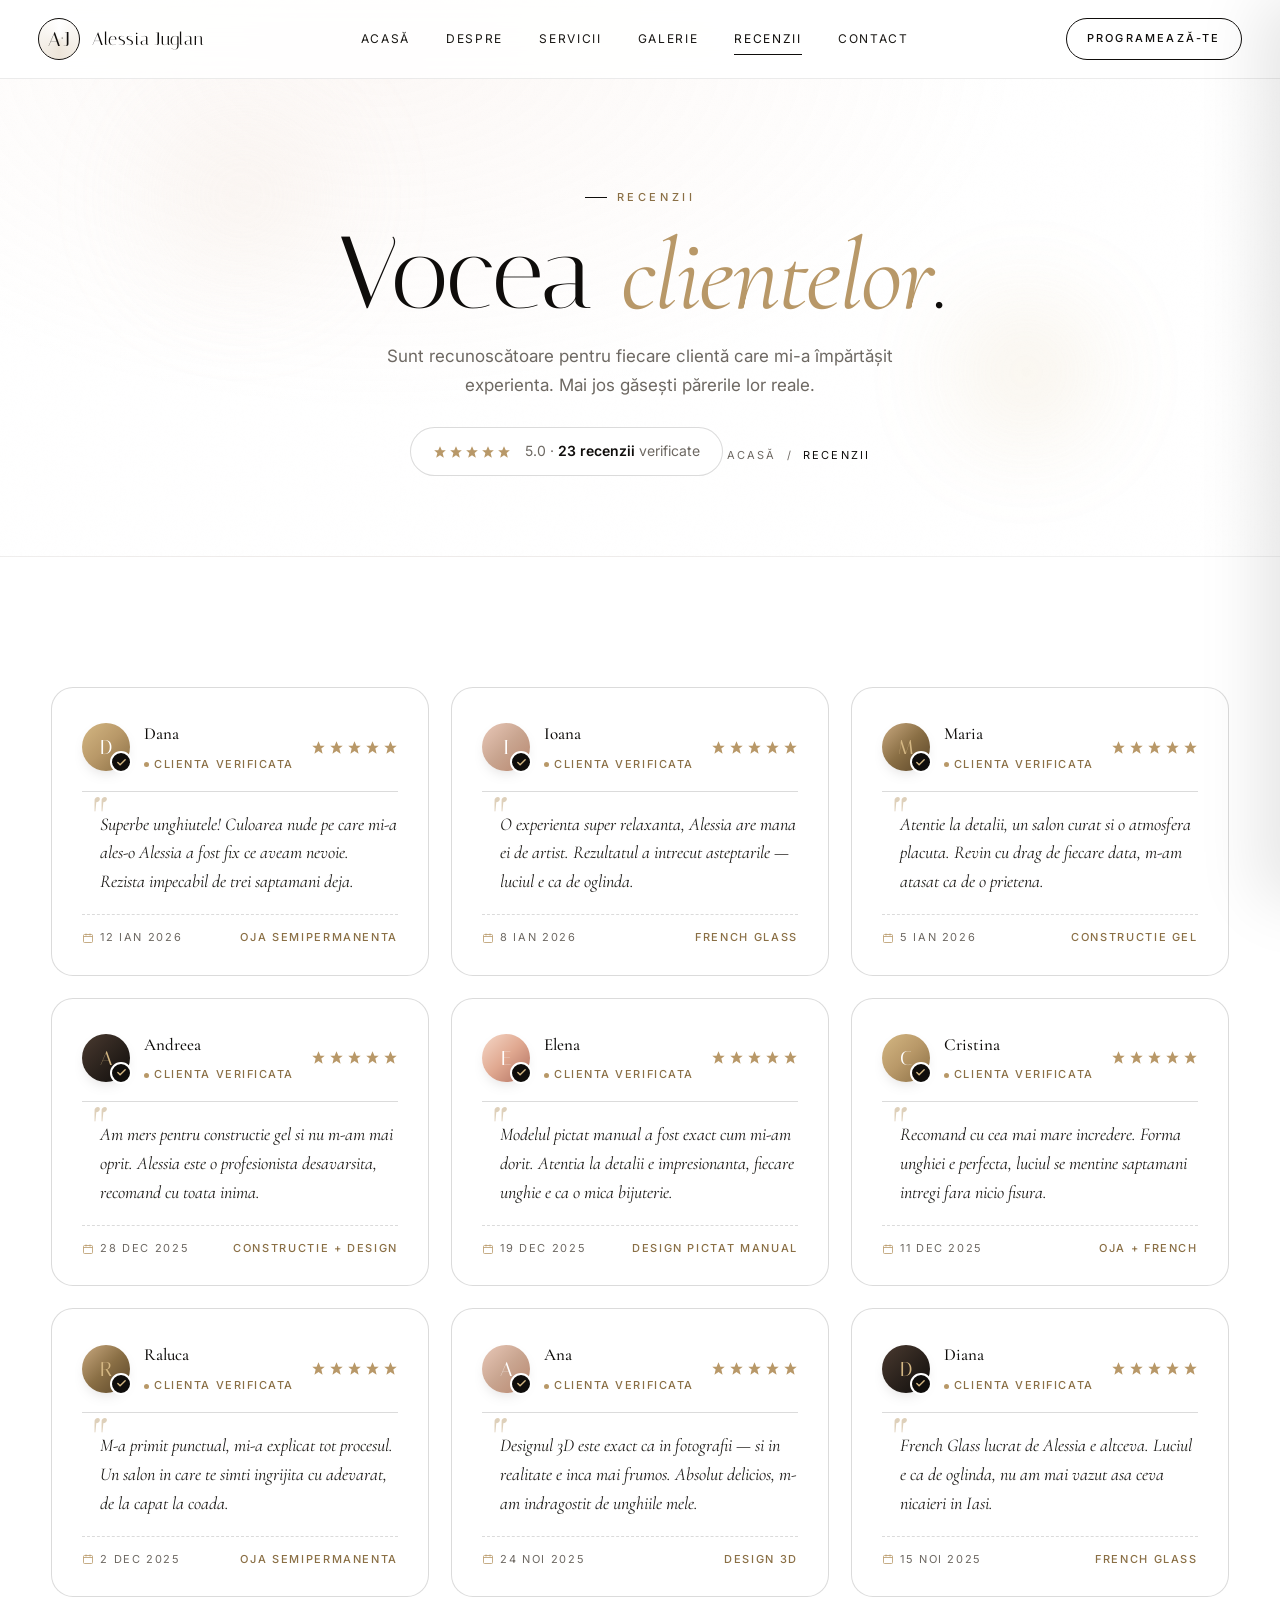
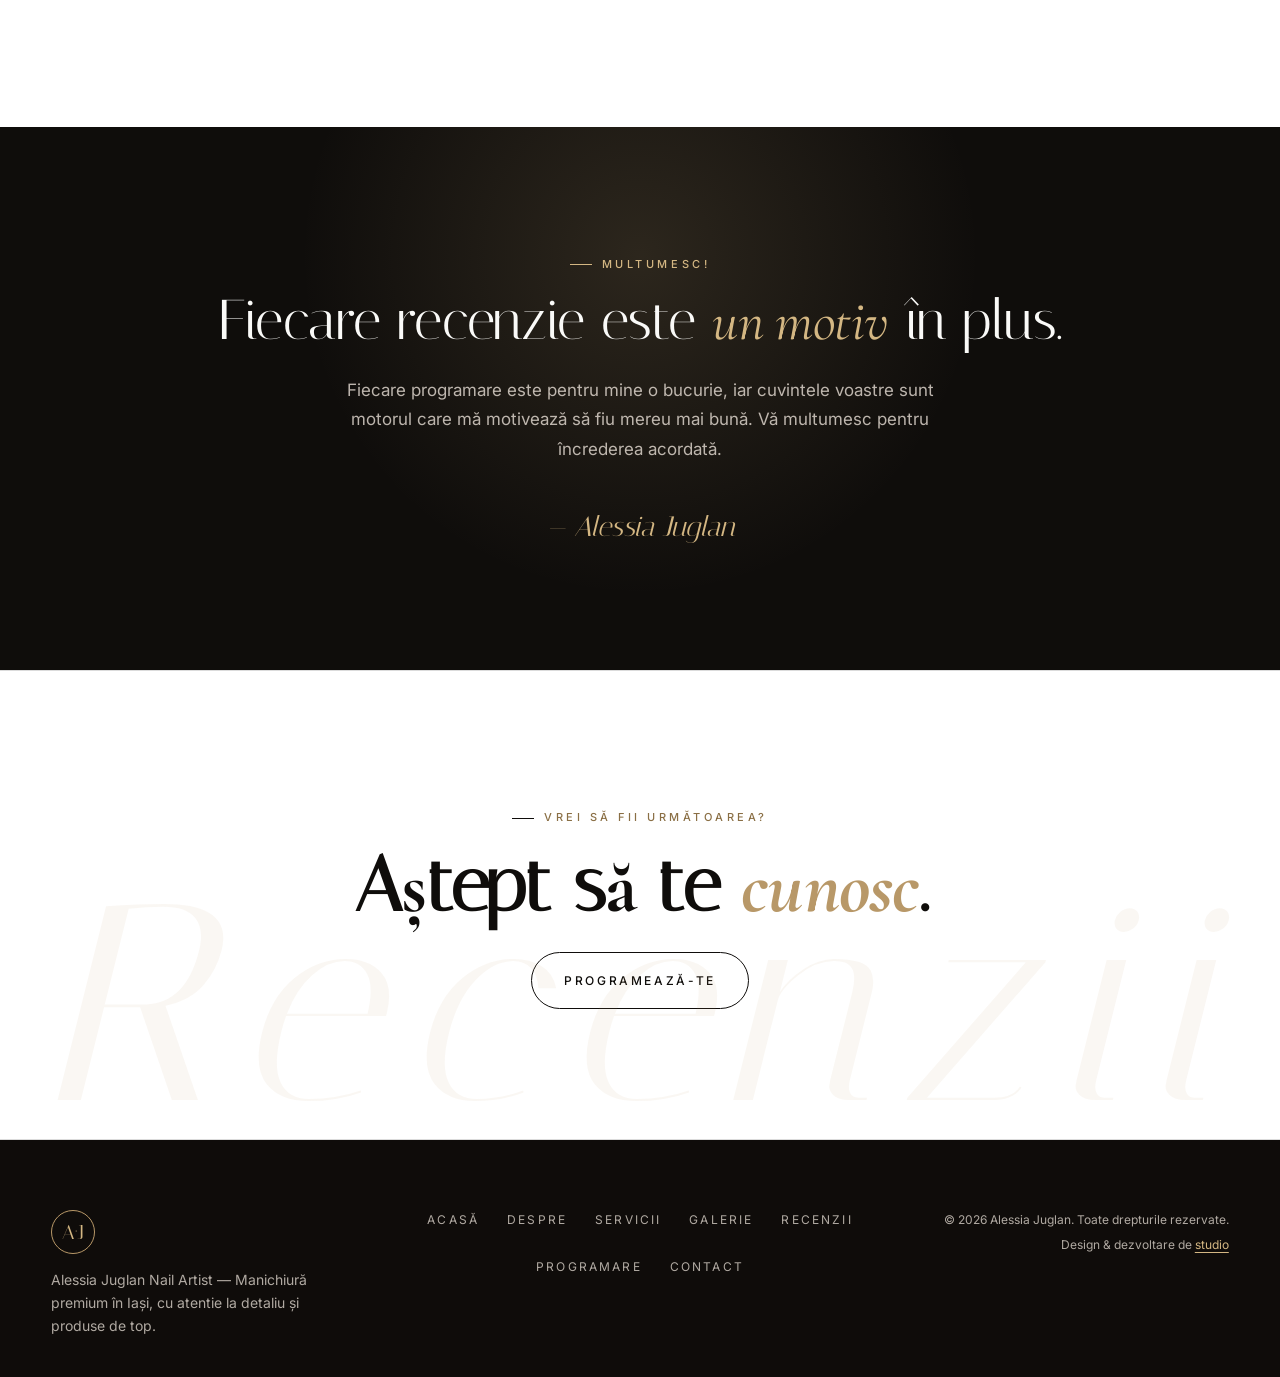
<file: recenzii.html>
<!DOCTYPE html>
<html lang="ro">
<head>
  <meta charset="UTF-8" />
  <meta name="viewport" content="width=device-width, initial-scale=1.0" />
  <title>Recenzii — Alessia Juglan Nail Artist</title>
  <meta name="description" content="Recenzii reale de la clientele Alessia Juglan Nail Tech — 5.0 din 5 stele." />
  <meta name="theme-color" content="#f5ece3" />
  <link rel="preconnect" href="https://fonts.googleapis.com" />
  <link rel="preconnect" href="https://fonts.gstatic.com" crossorigin />
  <link href="https://fonts.googleapis.com/css2?family=Cormorant+Garamond:ital,wght@0,300;0,400;0,500;0,600;1,400&family=Inter:wght@300;400;500;600&family=Italiana&display=swap" rel="stylesheet" />
  <link rel="icon" type="image/svg+xml" href="assets/favicon.svg" />
  <link rel="stylesheet" href="styles.css" />
</head>
<body>
  <div class="page-intro"></div>
  <div class="scroll-progress"></div>
  <div id="site-header"></div>

  <section class="page-head">
    <div class="hero__grain" aria-hidden="true"></div>
    <div class="hero__orbs" aria-hidden="true">
      <span class="orb orb--1"></span>
      <span class="orb orb--2"></span>
    </div>
    <div class="container page-head__inner">
      <p class="eyebrow eyebrow--center" style="animation:riseIn 0.9s var(--ease) both">Recenzii</p>
      <h1 class="page-head__title">
        Vocea <em>clientelor</em>.
      </h1>
      <p class="page-head__sub" style="animation:riseIn 0.9s 0.4s var(--ease) both">
        Sunt recunoscătoare pentru fiecare clientă care mi-a împărtășit experienta.
        Mai jos găsești părerile lor reale.
      </p>
      <div class="reviews__score" style="margin-top:28px;animation:riseIn 0.9s 0.6s var(--ease) both">
        <div class="reviews__stars">
          <svg viewBox="0 0 24 24"><path d="M12 2l3 7h7l-5.5 4.5L18.5 22 12 17.5 5.5 22l2-8.5L2 9h7z"/></svg>
          <svg viewBox="0 0 24 24"><path d="M12 2l3 7h7l-5.5 4.5L18.5 22 12 17.5 5.5 22l2-8.5L2 9h7z"/></svg>
          <svg viewBox="0 0 24 24"><path d="M12 2l3 7h7l-5.5 4.5L18.5 22 12 17.5 5.5 22l2-8.5L2 9h7z"/></svg>
          <svg viewBox="0 0 24 24"><path d="M12 2l3 7h7l-5.5 4.5L18.5 22 12 17.5 5.5 22l2-8.5L2 9h7z"/></svg>
          <svg viewBox="0 0 24 24"><path d="M12 2l3 7h7l-5.5 4.5L18.5 22 12 17.5 5.5 22l2-8.5L2 9h7z"/></svg>
        </div>
        <span>5.0 · <strong>23 recenzii</strong> verificate</span>
      </div>
      <div class="page-head__crumbs" style="margin-top:24px;animation:riseIn 0.9s 0.8s var(--ease) both">
        <a href="index.html">Acasă</a> <span>/</span> <span style="color:var(--charcoal)">Recenzii</span>
      </div>
    </div>
  </section>

  <section class="reviews">
    <div class="container">
      <div class="reviews__grid" data-stagger id="reviews-grid"></div>
      <script>
        (function () {
          const STAR = '<svg viewBox="0 0 24 24"><path d="M12 2l3 7h7l-5.5 4.5L18.5 22 12 17.5 5.5 22l2-8.5L2 9h7z"/></svg>';
          const CAL = '<svg viewBox="0 0 24 24" fill="none" stroke="currentColor" stroke-width="1.6"><rect x="3" y="5" width="18" height="16" rx="2"/><path d="M3 9h18M8 3v4M16 3v4"/></svg>';
          const reviews = [
            { name: 'Dana', initial: 'D', avatar: 'gold',     date: '12 Ian 2026', service: 'Oja semipermanenta',  text: 'Superbe unghiutele! Culoarea nude pe care mi-a ales-o Alessia a fost fix ce aveam nevoie. Rezista impecabil de trei saptamani deja.' },
            { name: 'Ioana',    initial: 'I', avatar: 'rose',     date: '8 Ian 2026',  service: 'French Glass',       text: 'O experienta super relaxanta, Alessia are mana ei de artist. Rezultatul a intrecut asteptarile — luciul e ca de oglinda.' },
            { name: 'Maria',    initial: 'M', avatar: 'accent',   date: '5 Ian 2026',  service: 'Constructie gel',    text: 'Atentie la detalii, un salon curat si o atmosfera placuta. Revin cu drag de fiecare data, m-am atasat ca de o prietena.' },
            { name: 'Andreea',  initial: 'A', avatar: 'charcoal', date: '28 Dec 2025', service: 'Constructie + design', text: 'Am mers pentru constructie gel si nu m-am mai oprit. Alessia este o profesionista desavarsita, recomand cu toata inima.' },
            { name: 'Elena',    initial: 'E', avatar: 'blush',    date: '19 Dec 2025', service: 'Design pictat manual', text: 'Modelul pictat manual a fost exact cum mi-am dorit. Atentia la detalii e impresionanta, fiecare unghie e ca o mica bijuterie.' },
            { name: 'Cristina', initial: 'C', avatar: 'gold',     date: '11 Dec 2025', service: 'Oja + french',       text: 'Recomand cu cea mai mare incredere. Forma unghiei e perfecta, luciul se mentine saptamani intregi fara nicio fisura.' },
            { name: 'Raluca',   initial: 'R', avatar: 'accent',   date: '2 Dec 2025',  service: 'Oja semipermanenta', text: 'M-a primit punctual, mi-a explicat tot procesul. Un salon in care te simti ingrijita cu adevarat, de la capat la coada.' },
            { name: 'Ana',      initial: 'A', avatar: 'rose',     date: '24 Noi 2025', service: 'Design 3D',          text: 'Designul 3D este exact ca in fotografii — si in realitate e inca mai frumos. Absolut delicios, m-am indragostit de unghiile mele.' },
            { name: 'Diana',    initial: 'D', avatar: 'charcoal', date: '15 Noi 2025', service: 'French Glass',       text: 'French Glass lucrat de Alessia e altceva. Luciul e ca de oglinda, nu am mai vazut asa ceva nicaieri in Iasi.' },
          ];
          const grid = document.getElementById('reviews-grid');
          grid.innerHTML = reviews.map(r => `
            <article class="review">
              <div class="review__head">
                <span class="review__avatar review__avatar--${r.avatar}">${r.initial}</span>
                <div class="review__person">
                  <strong>${r.name}</strong>
                  <span>Clienta verificata</span>
                </div>
                <div class="review__stars" aria-label="5 stele">${STAR.repeat(5)}</div>
              </div>
              <p>${r.text}</p>
              <div class="review__meta">
                <time>${CAL} ${r.date}</time>
                <span class="review__service">${r.service}</span>
              </div>
            </article>
          `).join('');
        })();
      </script>
    </div>
  </section>

  <!-- Testimonial feature -->
  <section class="process">
    <div class="container process__wrap" style="max-width:900px;margin:0 auto;">
      <p class="eyebrow eyebrow--center reveal">Multumesc!</p>
      <h2 class="section-title reveal">Fiecare recenzie este <em>un motiv</em> în plus.</h2>
      <p style="color:rgba(245,236,227,0.75);font-size:17px;line-height:1.75;margin-top:24px;max-width:600px;margin-left:auto;margin-right:auto" class="reveal">
        Fiecare programare este pentru mine o bucurie, iar cuvintele voastre sunt
        motorul care mă motivează să fiu mereu mai bună. Vă multumesc pentru
        încrederea acordată.
      </p>
      <div class="reveal" style="margin-top:40px">
        <span style="font-family:var(--display);font-style:italic;font-size:28px;color:var(--gold-2)">— Alessia Juglan</span>
      </div>
    </div>
  </section>

  <!-- CTA -->
  <section class="cta-band">
    <div class="container">
      <p class="eyebrow eyebrow--center reveal">Vrei să fii următoarea?</p>
      <h2 class="cta-band__title reveal">
        Aștept să te <em>cunosc</em>.
      </h2>
      <div class="reveal">
        <a href="programare.html" class="btn btn--gold btn--lg" data-magnetic>Programează-te</a>
      </div>
    </div>
    <div class="cta-band__deco">Recenzii</div>
  </section>

  <div id="site-footer"></div>
  <script src="services-data.js"></script>
  <script src="nail-art.js"></script>
  <script src="script.js"></script>
</body>
</html>
</file>
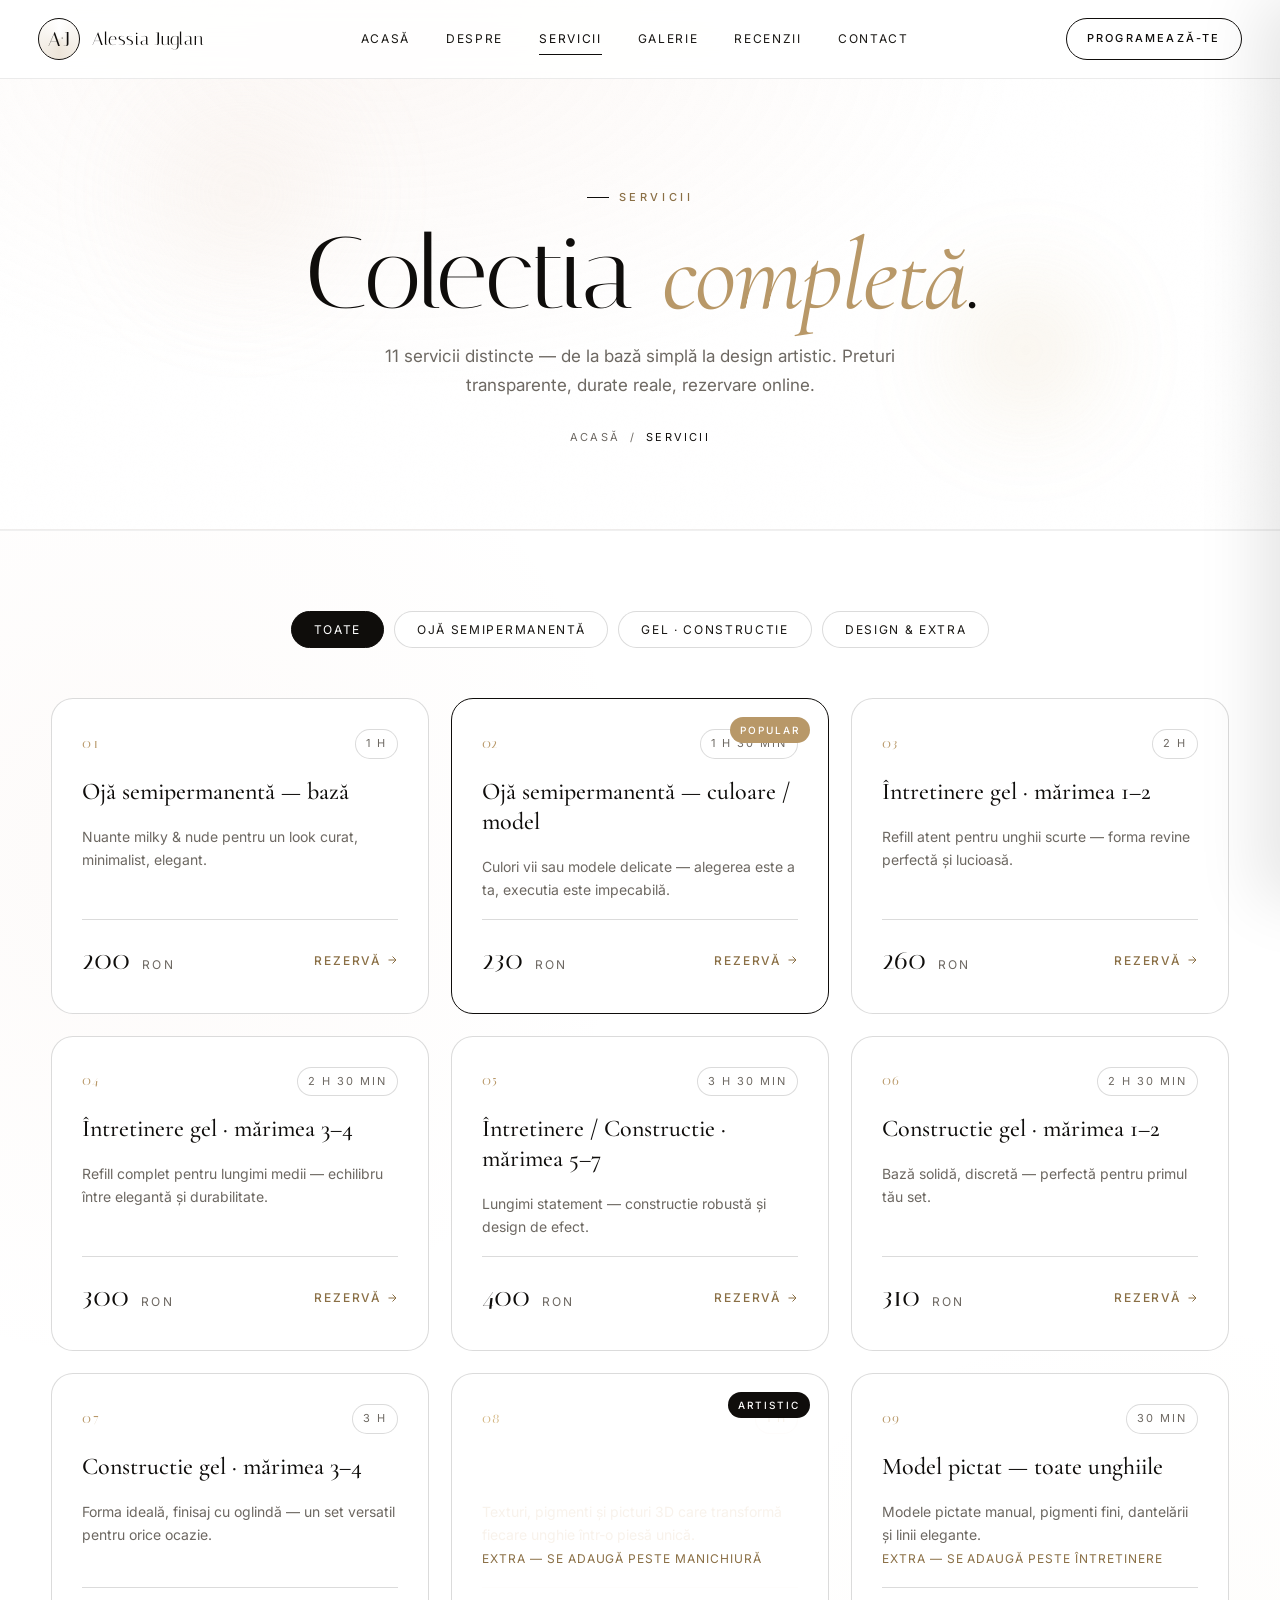
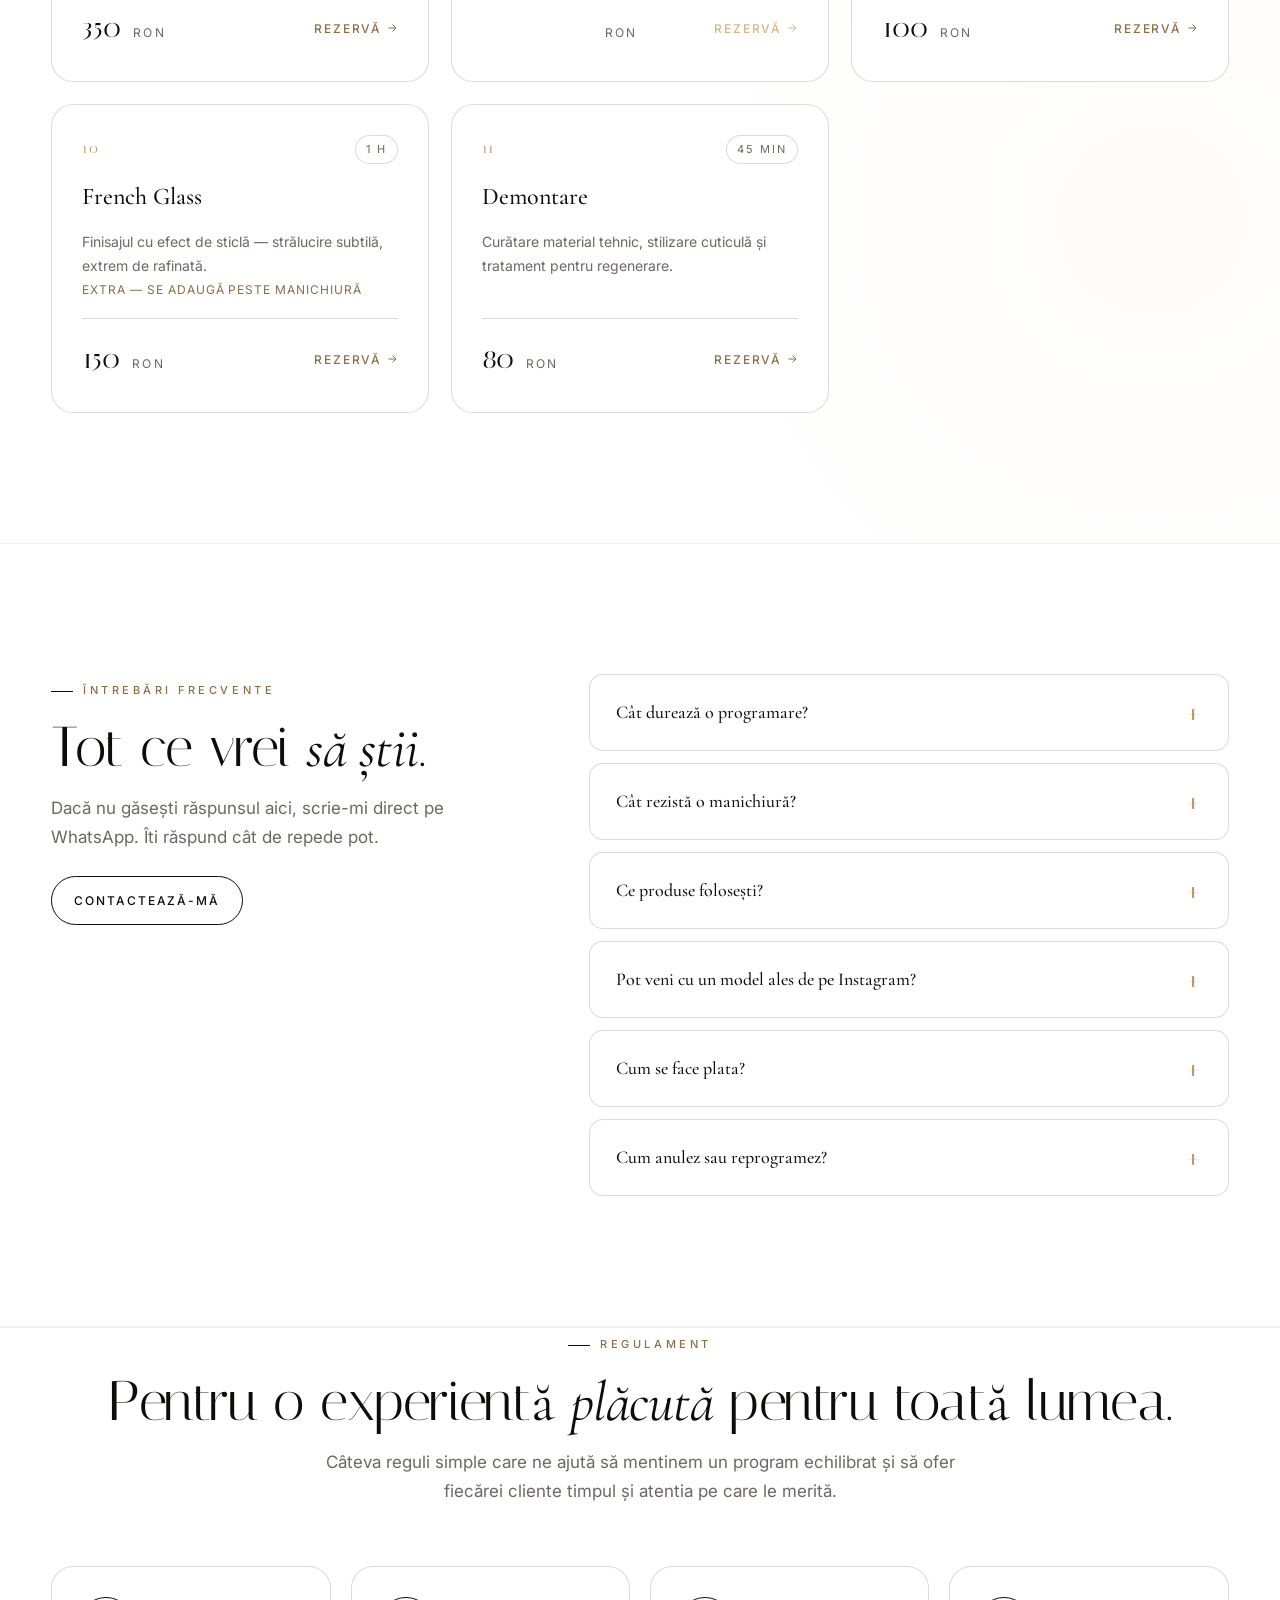
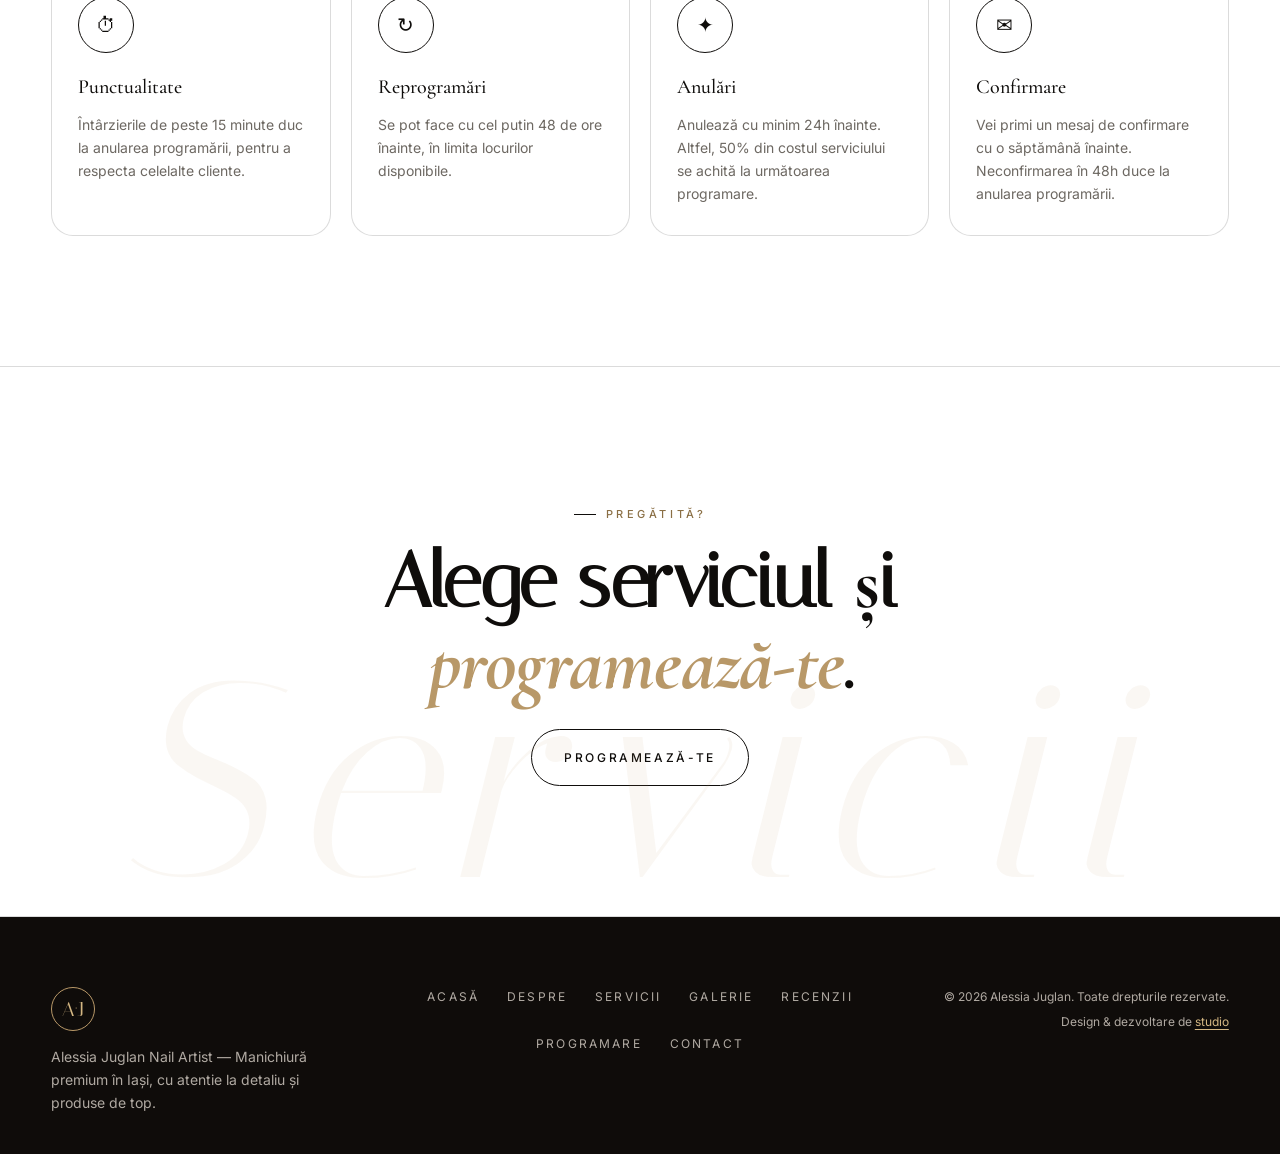
<file: servicii.html>
<!DOCTYPE html>
<html lang="ro">
<head>
  <meta charset="UTF-8" />
  <meta name="viewport" content="width=device-width, initial-scale=1.0" />
  <title>Servicii — Alessia Juglan Nail Artist</title>
  <meta name="description" content="Toate serviciile oferite de Alessia Juglan: ojă semipermanentă, constructie gel, design 3D, French Glass, demontare." />
  <meta name="theme-color" content="#f5ece3" />
  <link rel="preconnect" href="https://fonts.googleapis.com" />
  <link rel="preconnect" href="https://fonts.gstatic.com" crossorigin />
  <link href="https://fonts.googleapis.com/css2?family=Cormorant+Garamond:ital,wght@0,300;0,400;0,500;0,600;1,400&family=Inter:wght@300;400;500;600&family=Italiana&display=swap" rel="stylesheet" />
  <link rel="icon" type="image/svg+xml" href="assets/favicon.svg" />
  <link rel="stylesheet" href="styles.css" />
</head>
<body>
  <div class="page-intro"></div>
  <div class="scroll-progress"></div>
  <div id="site-header"></div>

  <section class="page-head">
    <div class="hero__grain" aria-hidden="true"></div>
    <div class="hero__orbs" aria-hidden="true">
      <span class="orb orb--1"></span>
      <span class="orb orb--2"></span>
    </div>
    <div class="container page-head__inner">
      <p class="eyebrow eyebrow--center" style="animation:riseIn 0.9s var(--ease) both">Servicii</p>
      <h1 class="page-head__title">
        Colectia <em>completă</em>.
      </h1>
      <p class="page-head__sub" style="animation:riseIn 0.9s 0.4s var(--ease) both">
        11 servicii distincte — de la bază simplă la design artistic. Preturi transparente, durate reale, rezervare online.
      </p>
      <div class="page-head__crumbs" style="animation:riseIn 0.9s 0.6s var(--ease) both">
        <a href="index.html">Acasă</a> <span>/</span> <span style="color:var(--charcoal)">Servicii</span>
      </div>
    </div>
  </section>

  <section class="services" style="padding-top:80px">
    <div class="container">
      <div class="services__tabs reveal">
        <button class="service-tab is-active" data-tab="all">Toate</button>
        <button class="service-tab" data-tab="oja">Ojă semipermanentă</button>
        <button class="service-tab" data-tab="gel">Gel · Constructie</button>
        <button class="service-tab" data-tab="extra">Design &amp; Extra</button>
      </div>

      <div class="services__grid" data-stagger id="services-grid"></div>
    </div>
  </section>

  <!-- FAQ -->
  <section class="faq">
    <div class="container">
      <div class="faq__grid">
        <div class="reveal">
          <p class="eyebrow">Întrebări frecvente</p>
          <h2 class="section-title">Tot ce vrei <em>să știi</em>.</h2>
          <p class="section-sub" style="margin-top:12px">
            Dacă nu găsești răspunsul aici, scrie-mi direct pe WhatsApp.
            Îti răspund cât de repede pot.
          </p>
          <a href="contact.html" class="btn btn--ghost" style="margin-top:24px">Contactează-mă</a>
        </div>

        <div class="faq__list" data-stagger>
          <div class="faq__item">
            <button class="faq__q">Cât durează o programare?</button>
            <div class="faq__a">
              <p>Durata depinde de serviciu: ojă semipermanentă 1–1h30min, întretinere gel 2–3h30min, constructie 2h30min–3h. Fiecare serviciu are durata estimată pe pagina de programare.</p>
            </div>
          </div>
          <div class="faq__item">
            <button class="faq__q">Cât rezistă o manichiură?</button>
            <div class="faq__a">
              <p>Oja semipermanentă rezistă 3–4 săptămâni, iar constructia gel 4 săptămâni înainte de refill. Îti dau sfaturi personalizate pentru a prelungi rezistenta setului.</p>
            </div>
          </div>
          <div class="faq__item">
            <button class="faq__q">Ce produse folosești?</button>
            <div class="faq__a">
              <p>Folosesc exclusiv branduri premium, verificate în timp, cu pigmenti de calitate și formule blânde pentru placa unghiei. Toate instrumentele sunt sterilizate.</p>
            </div>
          </div>
          <div class="faq__item">
            <button class="faq__q">Pot veni cu un model ales de pe Instagram?</button>
            <div class="faq__a">
              <p>Absolut. Îmi poti trimite inspiratia înainte, ca să pregătesc materialele. Recreez modelele cu mâna, adaptate la forma ta.</p>
            </div>
          </div>
          <div class="faq__item">
            <button class="faq__q">Cum se face plata?</button>
            <div class="faq__a">
              <p>Plata se face la finalul ședintei — cash, card sau transfer. Pentru anumite programări cu durată mare, pot cere un avans care se comunică la confirmare.</p>
            </div>
          </div>
          <div class="faq__item">
            <button class="faq__q">Cum anulez sau reprogramez?</button>
            <div class="faq__a">
              <p>Reprogramările se fac cu minim 48h înainte, anulările cu minim 24h. Detalii complete găsești în regulamentul de la finalul paginii.</p>
            </div>
          </div>
        </div>
      </div>
    </div>
  </section>

  <!-- Policies -->
  <section class="policies" style="padding-top:0">
    <div class="container policies__wrap">
      <div class="policies__head reveal">
        <p class="eyebrow eyebrow--center">Regulament</p>
        <h2 class="section-title">Pentru o experientă <em>plăcută</em> pentru toată lumea.</h2>
        <p class="section-sub" style="margin:16px auto 0">
          Câteva reguli simple care ne ajută să mentinem un program echilibrat și să ofer fiecărei cliente timpul și atentia pe care le merită.
        </p>
      </div>

      <div class="policies__grid" data-stagger>
        <div class="policy">
          <span class="policy__ico">⏱</span>
          <h4>Punctualitate</h4>
          <p>Întârzierile de peste 15 minute duc la anularea programării, pentru a respecta celelalte cliente.</p>
        </div>
        <div class="policy">
          <span class="policy__ico">↻</span>
          <h4>Reprogramări</h4>
          <p>Se pot face cu cel putin 48 de ore înainte, în limita locurilor disponibile.</p>
        </div>
        <div class="policy">
          <span class="policy__ico">✦</span>
          <h4>Anulări</h4>
          <p>Anulează cu minim 24h înainte. Altfel, 50% din costul serviciului se achită la următoarea programare.</p>
        </div>
        <div class="policy">
          <span class="policy__ico">✉</span>
          <h4>Confirmare</h4>
          <p>Vei primi un mesaj de confirmare cu o săptămână înainte. Neconfirmarea în 48h duce la anularea programării.</p>
        </div>
      </div>
    </div>
  </section>

  <!-- CTA -->
  <section class="cta-band">
    <div class="container">
      <p class="eyebrow eyebrow--center reveal">Pregătită?</p>
      <h2 class="cta-band__title reveal">
        Alege serviciul și <em>programează-te</em>.
      </h2>
      <div class="reveal">
        <a href="programare.html" class="btn btn--gold btn--lg" data-magnetic>Programează-te</a>
      </div>
    </div>
    <div class="cta-band__deco">Servicii</div>
  </section>

  <div id="site-footer"></div>

  <script src="services-data.js"></script>
  <script src="nail-art.js"></script>
  <script src="script.js"></script>
  <script>
    // Render all services dynamically from shared data
    (function() {
      const grid = document.getElementById('services-grid');
      if (!grid || !window.AJ || !window.AJ.services) return;
      const html = window.AJ.services.map((s, i) => {
        const cls = ['service'];
        if (s.featured) cls.push('service--featured');
        if (s.accent) cls.push('service--accent');
        const badge = s.badge ? `<span class="service__badge${s.badgeDark ? ' service__badge--dark' : ''}">${s.badge}</span>` : '';
        return `
          <article class="${cls.join(' ')}" data-cat="${s.category}">
            ${badge}
            <div class="service__top">
              <span class="service__index">${s.index}</span>
              <span class="service__time">${s.durationLabel}</span>
            </div>
            <h3 class="service__title">${s.title}</h3>
            <p class="service__desc">${s.desc}${s.note ? `<br><em style="color:var(--gold-3);font-size:12px;letter-spacing:0.08em;text-transform:uppercase;font-style:normal">${s.note}</em>` : ''}</p>
            <div class="service__foot">
              <span class="service__price">${s.priceLabel} <i>RON</i></span>
              <a href="programare.html?service=${s.id}" class="service__book">Rezervă <svg viewBox="0 0 24 24" fill="none" stroke="currentColor" stroke-width="2"><path d="M5 12h14M13 5l7 7-7 7"/></svg></a>
            </div>
          </article>`;
      }).join('');
      grid.innerHTML = html;
    })();
  </script>
</body>
</html>
</file>
<file: styles.css>
/* ============================================
   Alessia Juglan — Nail Artist
   Premium / Luxury · v2 (extended animations)
   ============================================ */

:root {
  /* === Clean white palette (v4). Backgrounds are crisp white/near-white; warmth only on accents. === */
  --cream: #fafaf8;
  --cream-2: #f4f3f0;
  --pearl: #ffffff;
  --ivory: #ffffff;
  --white: #ffffff;
  --charcoal: #0f0d0b;
  --ink: #1a1815;
  --muted: #6d6862;
  --muted-2: #8f8a84;
  --rose: #c9a590;
  --blush: #ead9cb;
  --gold: #b89868;
  --gold-2: #d4b783;
  --gold-3: #8a6f45;
  --line: rgba(0, 0, 0, 0.14);
  --line-strong: rgba(0, 0, 0, 0.85);
  --line-light: rgba(0, 0, 0, 0.06);
  --hairline: 1px solid rgba(0, 0, 0, 0.85);

  /* Accent = gold (classic). Everywhere --accent is used it maps to the warm gold palette. */
  --accent: #b89868;
  --accent-2: #d4b783;
  --accent-3: #8a6f45;
  --accent-soft: rgba(184, 152, 104, 0.1);

  --serif: "Cormorant Garamond", "Times New Roman", serif;
  --display: "Italiana", "Cormorant Garamond", serif;
  --sans: "Inter", system-ui, -apple-system, sans-serif;

  --radius: 22px;
  --radius-sm: 14px;

  --ease: cubic-bezier(0.22, 1, 0.36, 1);
  --ease-out: cubic-bezier(0.16, 1, 0.3, 1);
  --ease-in-out: cubic-bezier(0.65, 0, 0.35, 1);

  --header-h: 84px;
}

* { box-sizing: border-box; margin: 0; padding: 0; }
html { scroll-behavior: smooth; }
body {
  font-family: var(--sans);
  color: var(--ink);
  background: var(--white);
  line-height: 1.6;
  overflow-x: hidden;
  -webkit-font-smoothing: antialiased;
  -moz-osx-font-smoothing: grayscale;
  font-weight: 400;
  font-size: 16px;
}
img { max-width: 100%; display: block; }
a { color: inherit; text-decoration: none; }
button { font-family: inherit; }
input, textarea, select { font-family: inherit; color: inherit; }

.container { width: min(1280px, 92%); margin: 0 auto; }
.container--narrow { width: min(960px, 92%); margin: 0 auto; }

/* ============================================
   Preloader
   ============================================ */
.preloader {
  position: fixed;
  inset: 0;
  background: var(--white);
  z-index: 999;
  display: flex;
  align-items: center;
  justify-content: center;
  transition: opacity 0.8s var(--ease), visibility 0.8s var(--ease);
}
.preloader.is-done {
  opacity: 0;
  visibility: hidden;
}
.preloader__inner {
  text-align: center;
}
.preloader__mark {
  font-family: var(--display);
  font-size: 56px;
  color: var(--gold);
  letter-spacing: 0.08em;
  margin-bottom: 30px;
  animation: pulseFade 1.6s var(--ease) infinite;
}
.preloader__bar {
  width: 220px;
  height: 1px;
  background: var(--line);
  margin: 0 auto;
  position: relative;
  overflow: hidden;
}
.preloader__bar::after {
  content: "";
  position: absolute;
  inset: 0;
  background: linear-gradient(90deg, transparent, var(--gold), transparent);
  animation: barSlide 1.4s var(--ease) infinite;
}
@keyframes pulseFade {
  0%, 100% { opacity: 0.55; transform: scale(1); }
  50% { opacity: 1; transform: scale(1.04); }
}
@keyframes barSlide {
  0% { transform: translateX(-100%); }
  100% { transform: translateX(100%); }
}

/* ============================================
   Page intro overlay
   ============================================ */
.page-intro {
  position: fixed;
  inset: 0;
  background: var(--charcoal);
  z-index: 998;
  pointer-events: none;
  transform: translateY(0);
  animation: pageIntroOut 1s 0.2s var(--ease) forwards;
}
@keyframes pageIntroOut {
  to { transform: translateY(-100%); }
}

/* ============================================
   Scroll progress bar
   ============================================ */
.scroll-progress {
  position: fixed;
  top: 0;
  left: 0;
  height: 2px;
  width: 0;
  background: linear-gradient(90deg, var(--gold-2), var(--gold), var(--gold-3));
  z-index: 200;
  transition: width 0.05s linear;
  box-shadow: 0 0 8px rgba(184, 152, 104, 0.5);
}

/* (custom cursor removed) */
.cursor-glow, .cursor-dot { display: none !important; }

/* ============================================
   Reusable typography
   ============================================ */
.eyebrow {
  font-family: var(--sans);
  font-size: 11px;
  letter-spacing: 0.32em;
  text-transform: uppercase;
  color: var(--gold-3);
  font-weight: 500;
  display: inline-flex;
  align-items: center;
  gap: 10px;
}
.eyebrow::before {
  content: "";
  width: 22px;
  height: 1px;
  background: var(--gold);
  display: inline-block;
}
.eyebrow--center { justify-content: center; }

.section-title {
  font-family: var(--display);
  font-weight: 400;
  font-size: clamp(34px, 4.4vw, 64px);
  line-height: 1.05;
  letter-spacing: -0.01em;
  color: var(--charcoal);
  margin: 18px 0 16px;
}
.section-title em {
  font-family: var(--serif);
  font-style: italic;
  font-weight: 400;
  color: var(--gold);
}

.section-sub {
  font-size: 17px;
  color: var(--muted);
  max-width: 640px;
  line-height: 1.7;
}

/* Split text setup */
.split-line {
  display: block;
  overflow: hidden;
}
.split-line > span {
  display: inline-block;
  transform: translateY(110%);
  transition: transform 1.1s var(--ease);
  will-change: transform;
}
.split-line.in > span { transform: translateY(0); }

.split-words .word {
  display: inline-block;
  overflow: hidden;
  vertical-align: top;
}
.split-words .word > span {
  display: inline-block;
  transform: translateY(110%);
  transition: transform 0.9s var(--ease);
  transition-delay: calc(var(--i, 0) * 60ms);
}
.split-words.in .word > span { transform: translateY(0); }

/* ============================================
   Buttons
   ============================================ */
.btn {
  position: relative;
  display: inline-flex;
  align-items: center;
  justify-content: center;
  gap: 10px;
  padding: 14px 22px;
  border-radius: 999px;
  font-size: 12px;
  letter-spacing: 0.16em;
  text-transform: uppercase;
  font-weight: 500;
  border: 1px solid transparent;
  cursor: pointer;
  transition: all 0.4s var(--ease);
  font-family: var(--sans);
  white-space: nowrap;
  overflow: hidden;
}
.btn--lg { padding: 18px 32px; font-size: 12px; }
/* Primary "Programeaza-te" button — clean white with hairline black border */
.btn--gold {
  background: var(--white);
  color: var(--charcoal);
  border: 1px solid var(--charcoal);
  letter-spacing: 0.22em;
  transition: background 0.4s var(--ease), color 0.4s var(--ease), transform 0.4s var(--ease), box-shadow 0.4s var(--ease);
}
.btn--gold::after { display: none; }
.btn--gold:hover {
  background: var(--charcoal);
  color: var(--white);
  transform: translateY(-2px);
  box-shadow: 0 14px 30px -14px rgba(0, 0, 0, 0.45);
}

.btn--ghost {
  background: var(--white);
  color: var(--charcoal);
  border-color: var(--charcoal);
}
.btn--ghost:hover {
  background: var(--charcoal);
  color: var(--white);
  border-color: var(--charcoal);
}
.btn--ghost-light {
  background: transparent;
  color: var(--ivory);
  border-color: rgba(255, 255, 255, 0.7);
}
.btn--ghost-light:hover {
  background: var(--ivory);
  color: var(--charcoal);
  border-color: var(--ivory);
}

/* Magnetic effect target hint */
.btn[data-magnetic] {
  transition: transform 0.4s var(--ease), box-shadow 0.4s var(--ease), background 0.4s var(--ease), color 0.4s var(--ease);
}

/* ============================================
   Navigation
   ============================================ */
.nav {
  position: fixed;
  top: 0;
  left: 0;
  right: 0;
  z-index: 100;
  padding: 18px 0;
  background: rgba(255, 255, 255, 0.85);
  backdrop-filter: blur(16px) saturate(140%);
  -webkit-backdrop-filter: blur(16px) saturate(140%);
  border-bottom: 1px solid rgba(0, 0, 0, 0.08);
  transition: all 0.4s var(--ease);
}
.nav.is-scrolled {
  background: rgba(255, 255, 255, 0.96);
  padding: 12px 0;
  border-bottom: 1px solid rgba(0, 0, 0, 0.14);
  box-shadow: 0 2px 20px -12px rgba(0, 0, 0, 0.15);
}
.nav__inner {
  width: min(1320px, 94%);
  margin: 0 auto;
  display: flex;
  align-items: center;
  justify-content: space-between;
  gap: 24px;
}
.nav__logo { display: flex; align-items: center; gap: 12px; color: var(--charcoal); }
.nav__logo-mark {
  font-family: var(--display);
  font-size: 20px;
  color: var(--charcoal);
  display: inline-flex;
  align-items: center;
  justify-content: center;
  width: 42px;
  height: 42px;
  border: 1px solid var(--charcoal);
  border-radius: 50%;
  background: var(--white);
  position: relative;
  overflow: hidden;
}
.nav__logo-mark::before {
  content: "";
  position: absolute;
  inset: 0;
  background: conic-gradient(from 0deg, transparent, rgba(184, 152, 104, 0.25), transparent);
  animation: rotateMark 8s linear infinite;
}
.nav__logo-mark span { position: relative; }
@keyframes rotateMark { to { transform: rotate(360deg); } }
.amp { opacity: 0.7; margin: 0 1px; }
.nav__logo-text {
  font-family: var(--display);
  font-size: 18px;
  letter-spacing: 0.04em;
}
.nav__links { display: flex; gap: 36px; }
.nav__links a {
  font-size: 12px;
  letter-spacing: 0.14em;
  text-transform: uppercase;
  color: var(--ink);
  position: relative;
  padding: 6px 0;
  transition: color 0.3s var(--ease);
}
.nav__links a::after {
  content: "";
  position: absolute;
  left: 0;
  right: 0;
  bottom: 0;
  height: 1px;
  background: var(--charcoal);
  transform: scaleX(0);
  transform-origin: right;
  transition: transform 0.4s var(--ease);
}
.nav__links a:hover, .nav__links a.is-active { color: var(--charcoal); }
.nav__links a:hover::after, .nav__links a.is-active::after {
  transform: scaleX(1);
  transform-origin: left;
}
.nav__cta { padding: 12px 22px; font-size: 11px; }

.nav__burger {
  display: none;
  flex-direction: column;
  gap: 5px;
  background: transparent;
  border: none;
  width: 36px;
  height: 36px;
  justify-content: center;
  align-items: center;
  cursor: pointer;
}
.nav__burger span {
  display: block;
  width: 22px;
  height: 1.5px;
  background: var(--charcoal);
  transition: all 0.3s var(--ease);
}
.nav__burger.is-open span:nth-child(1) { transform: translateY(6.5px) rotate(45deg); }
.nav__burger.is-open span:nth-child(2) { opacity: 0; }
.nav__burger.is-open span:nth-child(3) { transform: translateY(-6.5px) rotate(-45deg); }

.nav__mobile {
  position: fixed;
  top: 0;
  right: 0;
  height: 100dvh;
  width: min(420px, 92%);
  background: var(--ivory);
  padding: 110px 40px 40px;
  display: flex;
  flex-direction: column;
  gap: 6px;
  transform: translateX(100%);
  transition: transform 0.6s var(--ease-out);
  box-shadow: -20px 0 60px rgba(0, 0, 0, 0.1);
  z-index: 99;
}
.nav__mobile.is-open { transform: translateX(0); }
.nav__mobile a {
  font-family: var(--display);
  font-size: 30px;
  padding: 14px 0;
  border-bottom: 1px solid var(--line);
  opacity: 0;
  transform: translateX(20px);
  transition: opacity 0.5s var(--ease), transform 0.5s var(--ease);
}
.nav__mobile.is-open a {
  opacity: 1;
  transform: translateX(0);
}
.nav__mobile.is-open a:nth-child(1) { transition-delay: 0.15s; }
.nav__mobile.is-open a:nth-child(2) { transition-delay: 0.2s; }
.nav__mobile.is-open a:nth-child(3) { transition-delay: 0.25s; }
.nav__mobile.is-open a:nth-child(4) { transition-delay: 0.3s; }
.nav__mobile.is-open a:nth-child(5) { transition-delay: 0.35s; }
.nav__mobile.is-open a:nth-child(6) { transition-delay: 0.4s; }
.nav__mobile.is-open a:nth-child(7) { transition-delay: 0.45s; }
.nav__mobile .btn { margin-top: 24px; align-self: flex-start; }

@media (max-width: 1000px) {
  .nav__links, .nav__cta { display: none; }
  .nav__burger { display: flex; }
}

/* ============================================
   HERO
   ============================================ */
.hero {
  position: relative;
  min-height: 100vh;
  padding: 160px 0 120px;
  overflow: hidden;
  background:
    radial-gradient(ellipse at 20% 12%, rgba(233, 200, 184, 0.18), transparent 50%),
    radial-gradient(ellipse at 85% 90%, rgba(212, 183, 131, 0.1), transparent 55%),
    var(--white);
}
.hero__grain {
  position: absolute;
  inset: 0;
  background-image: url("data:image/svg+xml;utf8,<svg xmlns='http://www.w3.org/2000/svg' width='140' height='140'><filter id='n'><feTurbulence baseFrequency='0.9' numOctaves='2' stitchTiles='stitch'/><feColorMatrix values='0 0 0 0 0.5 0 0 0 0 0.4 0 0 0 0 0.3 0 0 0 0.5 0'/></filter><rect width='100%' height='100%' filter='url(%23n)' opacity='0.35'/></svg>");
  opacity: 0.08;
  pointer-events: none;
  mix-blend-mode: multiply;
}
.hero__marquee {
  position: absolute;
  top: 50%;
  left: 0;
  right: 0;
  transform: translateY(-50%) rotate(-4deg);
  overflow: hidden;
  pointer-events: none;
  opacity: 0.55;
}
.hero__marquee-track {
  display: flex;
  gap: 50px;
  white-space: nowrap;
  font-family: var(--display);
  font-size: clamp(90px, 16vw, 220px);
  color: transparent;
  -webkit-text-stroke: 1px rgba(138, 111, 69, 0.18);
  animation: marquee 60s linear infinite;
}
.hero__marquee-track span { flex-shrink: 0; }
@keyframes marquee {
  from { transform: translateX(0); }
  to { transform: translateX(-50%); }
}

/* Floating decorative circles */
.hero__orbs {
  position: absolute;
  inset: 0;
  pointer-events: none;
}
.orb {
  position: absolute;
  border-radius: 50%;
  filter: blur(50px);
  opacity: 0.28;
  animation: floatOrb 14s var(--ease-in-out) infinite;
}
.orb--1 {
  width: 280px; height: 280px;
  background: radial-gradient(circle, var(--blush), transparent 65%);
  top: 10%; left: 8%;
  animation-delay: 0s;
}
.orb--2 {
  width: 200px; height: 200px;
  background: radial-gradient(circle, var(--gold-2), transparent 65%);
  bottom: 15%; right: 12%;
  animation-delay: -4s;
}
.orb--3 {
  width: 150px; height: 150px;
  background: radial-gradient(circle, var(--rose), transparent 65%);
  top: 60%; left: 50%;
  animation-delay: -8s;
}
@keyframes floatOrb {
  0%, 100% { transform: translate(0, 0) scale(1); }
  33% { transform: translate(30px, -40px) scale(1.1); }
  66% { transform: translate(-20px, 30px) scale(0.95); }
}

.hero__inner {
  position: relative;
  width: min(1100px, 92%);
  margin: 0 auto;
  z-index: 2;
  text-align: center;
}
.hero__eyebrow {
  display: inline-flex;
  align-items: center;
  gap: 10px;
  padding: 10px 20px;
  border: 1px solid var(--charcoal);
  border-radius: 999px;
  font-size: 11px;
  letter-spacing: 0.28em;
  text-transform: uppercase;
  color: var(--charcoal);
  background: var(--white);
  margin-bottom: 36px;
  animation: riseIn 1s var(--ease) both;
}
.hero__dot {
  width: 7px;
  height: 7px;
  border-radius: 50%;
  background: var(--charcoal);
  box-shadow: 0 0 0 4px rgba(0, 0, 0, 0.12);
  animation: pulse 2.6s infinite;
}
@keyframes pulse {
  0%, 100% { box-shadow: 0 0 0 4px rgba(0, 0, 0, 0.12); }
  50% { box-shadow: 0 0 0 8px rgba(0, 0, 0, 0); }
}

.hero__title {
  font-family: var(--display);
  font-weight: 400;
  font-size: clamp(52px, 10vw, 140px);
  line-height: 0.98;
  letter-spacing: -0.02em;
  color: var(--charcoal);
}
.hero__line { display: block; overflow: hidden; }
.hero__line > span {
  display: inline-block;
  transform: translateY(110%);
  animation: riseUp 1.2s var(--ease) forwards;
}
.hero__line:nth-child(1) > span { animation-delay: 0.3s; }
.hero__line:nth-child(2) > span { animation-delay: 0.45s; }
.hero__line:nth-child(3) > span { animation-delay: 0.6s; }
.hero__line--italic > span {
  font-family: var(--serif);
  font-style: italic;
  font-weight: 400;
  color: var(--gold);
}
@keyframes riseUp { to { transform: translateY(0); } }
@keyframes riseIn {
  from { opacity: 0; transform: translateY(40px); }
  to { opacity: 1; transform: translateY(0); }
}

.hero__sub {
  max-width: 580px;
  margin: 34px auto 0;
  font-size: 17px;
  color: var(--muted);
  line-height: 1.75;
  animation: riseIn 1s 0.85s var(--ease) both;
}
.hero__cta {
  display: flex;
  gap: 14px;
  justify-content: center;
  flex-wrap: wrap;
  margin-top: 40px;
  animation: riseIn 1s 1s var(--ease) both;
}
.hero__stats {
  display: grid;
  grid-template-columns: repeat(3, 1fr);
  gap: 40px;
  max-width: 640px;
  margin: 70px auto 0;
  padding-top: 40px;
  border-top: 1px solid rgba(26, 21, 18, 0.1);
  animation: riseIn 1s 1.2s var(--ease) both;
}
.stat { text-align: center; }
.stat__num {
  font-family: var(--display);
  font-size: 42px;
  color: var(--charcoal);
  line-height: 1;
  display: inline-flex;
  align-items: baseline;
}
.stat__num span {
  font-size: 20px;
  color: var(--gold);
  margin-left: 2px;
}
.stat__label {
  font-size: 11px;
  letter-spacing: 0.2em;
  text-transform: uppercase;
  color: var(--muted);
  margin-top: 8px;
}
.stat__stars { display: inline-flex; gap: 2px; margin-top: 8px; }
.stat__stars svg { width: 12px; height: 12px; fill: var(--gold); }

.hero__scroll {
  position: absolute;
  bottom: 36px;
  left: 50%;
  transform: translateX(-50%);
  display: flex;
  flex-direction: column;
  align-items: center;
  gap: 10px;
  font-size: 10px;
  letter-spacing: 0.3em;
  text-transform: uppercase;
  color: var(--muted);
  z-index: 3;
}
.hero__scroll-line {
  width: 1px;
  height: 40px;
  background: linear-gradient(to bottom, var(--gold), transparent);
  animation: scrollLine 2s infinite;
}
@keyframes scrollLine {
  0% { transform: scaleY(0); transform-origin: top; }
  50% { transform: scaleY(1); transform-origin: top; }
  51% { transform-origin: bottom; }
  100% { transform: scaleY(0); transform-origin: bottom; }
}

/* ============================================
   Reveal animations
   ============================================ */
.reveal {
  opacity: 0;
  transform: translateY(30px);
  transition: opacity 0.9s var(--ease), transform 0.9s var(--ease);
}
.reveal.in-view { opacity: 1; transform: translateY(0); }

.reveal-x {
  opacity: 0;
  transform: translateX(-40px);
  transition: opacity 0.9s var(--ease), transform 0.9s var(--ease);
}
.reveal-x.in-view { opacity: 1; transform: translateX(0); }

.reveal-scale {
  opacity: 0;
  transform: scale(0.92);
  transition: opacity 0.9s var(--ease), transform 0.9s var(--ease);
}
.reveal-scale.in-view { opacity: 1; transform: scale(1); }

.reveal-clip {
  clip-path: inset(0 100% 0 0);
  transition: clip-path 1.4s var(--ease);
}
.reveal-clip.in-view { clip-path: inset(0 0 0 0); }

[data-stagger] > * {
  opacity: 0;
  transform: translateY(30px);
  transition: opacity 0.8s var(--ease), transform 0.8s var(--ease);
}
[data-stagger].in-view > * {
  opacity: 1;
  transform: translateY(0);
}
[data-stagger].in-view > *:nth-child(1) { transition-delay: 0s; }
[data-stagger].in-view > *:nth-child(2) { transition-delay: 0.08s; }
[data-stagger].in-view > *:nth-child(3) { transition-delay: 0.16s; }
[data-stagger].in-view > *:nth-child(4) { transition-delay: 0.24s; }
[data-stagger].in-view > *:nth-child(5) { transition-delay: 0.32s; }
[data-stagger].in-view > *:nth-child(6) { transition-delay: 0.4s; }
[data-stagger].in-view > *:nth-child(7) { transition-delay: 0.48s; }
[data-stagger].in-view > *:nth-child(8) { transition-delay: 0.56s; }
[data-stagger].in-view > *:nth-child(9) { transition-delay: 0.64s; }
[data-stagger].in-view > *:nth-child(10) { transition-delay: 0.72s; }
[data-stagger].in-view > *:nth-child(11) { transition-delay: 0.8s; }
[data-stagger].in-view > *:nth-child(12) { transition-delay: 0.88s; }

/* ============================================
   Page header (small hero for inner pages)
   ============================================ */
.page-head {
  position: relative;
  padding: 180px 0 80px;
  background:
    radial-gradient(ellipse at 30% 10%, rgba(233, 200, 184, 0.12), transparent 50%),
    var(--white);
  overflow: hidden;
  border-bottom: 1px solid var(--line-light);
}
.page-head__inner {
  position: relative;
  z-index: 2;
  text-align: center;
}
.page-head__title {
  font-family: var(--display);
  font-weight: 400;
  font-size: clamp(48px, 8vw, 110px);
  line-height: 0.98;
  letter-spacing: -0.02em;
  color: var(--charcoal);
  margin: 18px 0 16px;
}
.page-head__title em {
  font-family: var(--serif);
  font-style: italic;
  color: var(--gold);
}
.page-head__sub {
  max-width: 560px;
  margin: 14px auto 0;
  font-size: 17px;
  color: var(--muted);
  line-height: 1.7;
}
.page-head__crumbs {
  display: inline-flex;
  align-items: center;
  gap: 10px;
  margin-top: 30px;
  font-size: 11px;
  letter-spacing: 0.2em;
  text-transform: uppercase;
  color: var(--muted);
}
.page-head__crumbs a:hover { color: var(--gold-3); }
.page-head__crumbs span { color: var(--gold); }

/* ============================================
   About
   ============================================ */
.about { padding: 140px 0; position: relative; }
.about__grid {
  display: grid;
  grid-template-columns: 1fr 1.1fr;
  gap: 100px;
  align-items: center;
}
.about__visual {
  position: relative;
  aspect-ratio: 1/1.05;
  perspective: 1000px;
}
.about__card {
  position: absolute;
  border-radius: var(--radius);
  overflow: hidden;
  box-shadow: 0 30px 60px -30px rgba(26, 21, 18, 0.35);
  transition: transform 0.8s var(--ease);
}
.about__card--one {
  inset: 0 20% 20% 0;
  background: linear-gradient(160deg, #e9c8b8 0%, #d7a48c 60%, #b88870 100%);
  display: flex;
  gap: 8px;
  padding: 40px 28px;
  align-items: flex-end;
  justify-content: center;
}
.about__nail {
  flex: 1;
  max-width: 42px;
  border-radius: 20px 20px 10px 10px;
  background: linear-gradient(180deg, #fffaf4 0%, #f0dbcc 100%);
  box-shadow: inset 0 2px 4px rgba(255, 255, 255, 0.5),
    0 4px 12px rgba(0, 0, 0, 0.1);
  height: 60%;
  position: relative;
  animation: nailRise 1.4s var(--ease) var(--delay) both;
}
.about__nail::before {
  content: "";
  position: absolute;
  top: 6px;
  left: 6px;
  right: 20%;
  height: 30%;
  background: rgba(255, 255, 255, 0.5);
  border-radius: 14px 14px 6px 6px;
  filter: blur(2px);
}
.about__nail:nth-child(2) { height: 68%; }
.about__nail:nth-child(3) { height: 75%; }
.about__nail:nth-child(4) { height: 70%; }
.about__nail:nth-child(5) { height: 58%; }
@keyframes nailRise {
  from { transform: translateY(40px); opacity: 0; }
  to { transform: translateY(0); opacity: 1; }
}
.about__card--two {
  width: 54%;
  aspect-ratio: 3/4;
  right: -4%;
  bottom: 0;
  background:
    radial-gradient(circle at 30% 30%, rgba(255, 255, 255, 0.4), transparent 50%),
    linear-gradient(135deg, #1a1512 0%, #3a2a20 100%);
  display: flex;
  align-items: flex-end;
  padding: 20px;
}
.about__shimmer {
  position: absolute;
  inset: 0;
  background: conic-gradient(
    from 0deg at 50% 50%,
    rgba(212, 183, 131, 0) 0deg,
    rgba(212, 183, 131, 0.35) 60deg,
    rgba(212, 183, 131, 0) 120deg,
    rgba(212, 183, 131, 0) 360deg
  );
  animation: shimmer 8s linear infinite;
}
@keyframes shimmer { to { transform: rotate(360deg); } }
.about__tag {
  position: relative;
  z-index: 2;
  background: rgba(255, 250, 244, 0.95);
  color: var(--charcoal);
  padding: 8px 14px;
  border-radius: 999px;
  font-size: 11px;
  letter-spacing: 0.15em;
  text-transform: uppercase;
  font-weight: 500;
}
.about__card--three {
  position: absolute;
  top: 6%;
  right: -3%;
  background: var(--white);
  border: 1px solid var(--charcoal);
  padding: 14px 22px;
  border-radius: 999px;
  box-shadow: 0 10px 25px -12px rgba(0, 0, 0, 0.25);
  animation: floaty 6s ease-in-out infinite;
}
.about__card--three .about__tag { background: none; padding: 0; color: var(--charcoal); }
@keyframes floaty {
  0%, 100% { transform: translateY(0); }
  50% { transform: translateY(-12px); }
}

.about__lead {
  font-size: 18px;
  line-height: 1.75;
  color: var(--muted);
  margin: 24px 0 40px;
  max-width: 560px;
}
.about__list {
  list-style: none;
  display: flex;
  flex-direction: column;
  gap: 4px;
  border-top: 1px solid var(--line);
}
.about__list li {
  display: grid;
  grid-template-columns: auto 1fr;
  gap: 24px;
  align-items: flex-start;
  padding: 22px 0;
  border-bottom: 1px solid var(--line);
  cursor: default;
  transition: padding-left 0.4s var(--ease);
}
.about__list li:hover {
  padding-left: 12px;
}
.about__num {
  font-family: var(--display);
  color: var(--gold);
  font-size: 15px;
  letter-spacing: 0.1em;
  padding-top: 4px;
  min-width: 32px;
}
.about__list h4 {
  font-family: var(--serif);
  font-weight: 500;
  font-size: 21px;
  color: var(--charcoal);
  margin-bottom: 4px;
}
.about__list p {
  font-size: 15px;
  color: var(--muted);
  line-height: 1.65;
}
.about__sign {
  margin-top: 36px;
  display: flex;
  align-items: center;
  gap: 18px;
}
.about__signature {
  width: 140px;
  height: 40px;
  color: var(--gold);
}
.about__signature path {
  stroke-dasharray: 400;
  stroke-dashoffset: 400;
  animation: drawSign 3s var(--ease) 0.5s forwards;
}
@keyframes drawSign { to { stroke-dashoffset: 0; } }
.about__sign span {
  font-family: var(--serif);
  font-style: italic;
  font-size: 20px;
  color: var(--charcoal);
}

@media (max-width: 960px) {
  .about { padding: 90px 0; }
  .about__grid { grid-template-columns: 1fr; gap: 60px; }
  .about__visual { max-width: 420px; margin: 0 auto; }
}

/* ============================================
   Services
   ============================================ */
.services {
  padding: 130px 0;
  background: var(--white);
  position: relative;
  border-top: 1px solid var(--line-light);
  border-bottom: 1px solid var(--line-light);
}
.services::before {
  content: "";
  position: absolute;
  inset: 0;
  background-image:
    radial-gradient(circle at 10% 20%, rgba(215, 164, 140, 0.05), transparent 30%),
    radial-gradient(circle at 90% 80%, rgba(212, 183, 131, 0.04), transparent 30%);
  pointer-events: none;
}
.services__head { text-align: center; margin-bottom: 60px; position: relative; }
.services__head .section-sub { margin: 16px auto 0; }
.services__tabs {
  display: flex;
  justify-content: center;
  gap: 10px;
  flex-wrap: wrap;
  margin-bottom: 50px;
  position: relative;
}
.service-tab {
  padding: 10px 22px;
  border-radius: 999px;
  border: 1px solid var(--line);
  background: transparent;
  font-family: var(--sans);
  font-size: 12px;
  letter-spacing: 0.14em;
  text-transform: uppercase;
  color: var(--ink);
  cursor: pointer;
  transition: all 0.3s var(--ease);
}
.service-tab:hover {
  border-color: var(--gold);
  color: var(--gold-3);
}
.service-tab.is-active {
  background: var(--charcoal);
  color: var(--cream);
  border-color: var(--charcoal);
}
.services__grid {
  display: grid;
  grid-template-columns: repeat(3, 1fr);
  gap: 22px;
  position: relative;
}
.service {
  background: var(--ivory);
  border: 1px solid var(--line);
  border-radius: var(--radius);
  padding: 30px;
  display: flex;
  flex-direction: column;
  gap: 18px;
  min-height: 260px;
  position: relative;
  overflow: hidden;
  transition: all 0.5s var(--ease);
}
.service::before {
  content: "";
  position: absolute;
  inset: 0;
  background: linear-gradient(135deg, transparent 50%, rgba(212, 183, 131, 0.12));
  opacity: 0;
  transition: opacity 0.5s var(--ease);
}
.service::after {
  content: "";
  position: absolute;
  right: -60px;
  top: -60px;
  width: 150px;
  height: 150px;
  background: radial-gradient(circle, rgba(212, 183, 131, 0.3), transparent 70%);
  border-radius: 50%;
  opacity: 0;
  transition: opacity 0.5s var(--ease);
}
.service:hover {
  transform: translateY(-6px);
  border-color: var(--gold);
  box-shadow: 0 30px 60px -30px rgba(138, 111, 69, 0.35);
}
.service:hover::before, .service:hover::after { opacity: 1; }
.service.is-hidden { display: none; }
.service__top {
  display: flex;
  justify-content: space-between;
  align-items: center;
  position: relative;
  z-index: 1;
}
.service__index {
  font-family: var(--display);
  font-size: 14px;
  color: var(--gold);
  letter-spacing: 0.1em;
}
.service__time {
  font-size: 11px;
  letter-spacing: 0.18em;
  text-transform: uppercase;
  color: var(--muted);
  padding: 5px 10px;
  border: 1px solid var(--line);
  border-radius: 999px;
}
.service__title {
  font-family: var(--serif);
  font-weight: 500;
  font-size: 24px;
  line-height: 1.25;
  color: var(--charcoal);
  position: relative;
  z-index: 1;
}
.service__desc {
  font-size: 14px;
  color: var(--muted);
  line-height: 1.65;
  flex: 1;
  position: relative;
  z-index: 1;
}
.service__foot {
  display: flex;
  justify-content: space-between;
  align-items: center;
  padding-top: 18px;
  border-top: 1px solid var(--line);
  position: relative;
  z-index: 1;
}
.service__price {
  font-family: var(--display);
  font-size: 28px;
  color: var(--charcoal);
}
.service__price i {
  font-family: var(--sans);
  font-style: normal;
  font-size: 12px;
  letter-spacing: 0.18em;
  color: var(--muted);
  margin-left: 4px;
}
.service__book {
  font-size: 12px;
  letter-spacing: 0.15em;
  text-transform: uppercase;
  color: var(--gold-3);
  font-weight: 500;
  transition: color 0.3s var(--ease);
  display: inline-flex;
  align-items: center;
  gap: 4px;
}
.service__book:hover { color: var(--charcoal); }
.service__book svg {
  width: 12px;
  height: 12px;
  transition: transform 0.3s var(--ease);
}
.service__book:hover svg { transform: translateX(4px); }

.service__badge {
  position: absolute;
  top: 18px;
  right: 18px;
  background: var(--gold);
  color: var(--ivory);
  padding: 5px 10px;
  border-radius: 999px;
  font-size: 10px;
  letter-spacing: 0.2em;
  text-transform: uppercase;
  font-weight: 500;
  z-index: 2;
}
.service__badge--dark { background: var(--charcoal); }
.service--featured {
  background: var(--white);
  border-color: var(--charcoal);
  border-width: 1px;
}
.service--accent {
  background: linear-gradient(160deg, #1a1512 0%, #3a2a20 100%);
  color: var(--cream);
  border-color: transparent;
}
.service--accent .service__title { color: var(--ivory); }
.service--accent .service__desc { color: rgba(245, 236, 227, 0.7); }
.service--accent .service__price { color: var(--ivory); }
.service--accent .service__time { color: rgba(245, 236, 227, 0.7); border-color: rgba(245, 236, 227, 0.15); }
.service--accent .service__foot { border-color: rgba(245, 236, 227, 0.12); }
.service--accent .service__book { color: var(--gold-2); }
.service--accent .service__book:hover { color: var(--ivory); }
.service--accent .service__index { color: var(--gold-2); }

@media (max-width: 1000px) { .services__grid { grid-template-columns: repeat(2, 1fr); } }
@media (max-width: 640px) {
  .services { padding: 80px 0; }
  .services__grid { grid-template-columns: 1fr; }
}

/* ============================================
   Process
   ============================================ */
.process {
  padding: 120px 0;
  background: var(--charcoal);
  color: var(--cream);
  position: relative;
  overflow: hidden;
}
.process::before {
  content: "";
  position: absolute;
  top: -50%;
  left: 50%;
  transform: translateX(-50%);
  width: 800px;
  height: 800px;
  background: radial-gradient(circle, rgba(212, 183, 131, 0.15), transparent 60%);
  pointer-events: none;
}
.process__wrap { position: relative; text-align: center; }
.process .section-title { color: var(--cream); }
.process .section-title em { color: var(--gold-2); }
.process .eyebrow { color: var(--gold-2); }
.process .eyebrow::before { background: var(--gold-2); }
.process__line {
  position: absolute;
  top: 232px;
  left: 10%;
  right: 10%;
  height: 1px;
  background: linear-gradient(90deg, transparent, var(--gold), transparent);
  z-index: 0;
  transform: scaleX(0);
  transform-origin: left;
  transition: transform 1.6s var(--ease);
}
.process__line.in-view { transform: scaleX(1); }
.process__steps {
  display: grid;
  grid-template-columns: repeat(4, 1fr);
  gap: 40px;
  margin-top: 70px;
  position: relative;
  z-index: 1;
}
.step {
  text-align: center;
  padding: 0 10px;
}
.step__num {
  display: inline-flex;
  align-items: center;
  justify-content: center;
  width: 64px;
  height: 64px;
  border: 1px solid var(--gold);
  border-radius: 50%;
  font-family: var(--display);
  font-size: 22px;
  color: var(--gold-2);
  background: var(--charcoal);
  margin-bottom: 22px;
  letter-spacing: 0.1em;
  position: relative;
  transition: transform 0.5s var(--ease), background 0.5s var(--ease);
}
.step__num::before {
  content: "";
  position: absolute;
  inset: -6px;
  border: 1px solid rgba(212, 183, 131, 0.2);
  border-radius: 50%;
  transition: transform 0.5s var(--ease), opacity 0.5s var(--ease);
}
.step:hover .step__num { transform: scale(1.1); background: var(--gold); color: var(--charcoal); }
.step:hover .step__num::before { transform: scale(1.1); opacity: 0.6; }
.step h4 {
  font-family: var(--serif);
  font-weight: 500;
  font-size: 22px;
  margin-bottom: 10px;
  color: var(--ivory);
}
.step p {
  font-size: 14px;
  color: rgba(245, 236, 227, 0.65);
  line-height: 1.65;
}
@media (max-width: 860px) {
  .process__line { display: none; }
  .process__steps { grid-template-columns: repeat(2, 1fr); gap: 40px 20px; }
}
@media (max-width: 500px) { .process__steps { grid-template-columns: 1fr; } }

/* ============================================
   Gallery
   ============================================ */
.gallery { padding: 140px 0; }
.gallery__head { text-align: center; margin-bottom: 60px; }
.gallery__head .section-sub { margin: 16px auto 0; }
.gallery__grid {
  display: grid;
  grid-template-columns: repeat(4, 1fr);
  grid-auto-rows: 220px;
  gap: 18px;
}
.gallery__item {
  position: relative;
  border-radius: var(--radius);
  overflow: hidden;
  cursor: pointer;
  transition: transform 0.6s var(--ease);
}
.gallery__item:hover { transform: translateY(-6px); }
.gallery__item--tall { grid-row: span 2; }
.gallery__item--wide { grid-column: span 2; }
.gallery__art {
  position: absolute;
  inset: 0;
  transition: transform 1s var(--ease);
}
.gallery__item:hover .gallery__art { transform: scale(1.08); }

.gallery__art--milky { background: radial-gradient(circle at 30% 30%, rgba(255, 255, 255, 0.6), transparent 40%), linear-gradient(160deg, #fdf2e8 0%, #f3dccb 60%, #e6c2ab 100%); }
.gallery__art--chrome { background: radial-gradient(circle at 20% 30%, #fffaf0, transparent 35%), radial-gradient(circle at 80% 70%, #d7b98a, transparent 40%), linear-gradient(135deg, #e8d3b4 0%, #b8936a 50%, #8b6a45 100%); }
.gallery__art--rose { background: radial-gradient(circle at 40% 40%, rgba(255, 255, 255, 0.5), transparent 40%), linear-gradient(160deg, #efc6c8 0%, #d79396 70%, #b5686d 100%); }
.gallery__art--3d { background: radial-gradient(circle at 25% 30%, rgba(212, 183, 131, 0.5), transparent 40%), radial-gradient(circle at 70% 70%, rgba(255, 250, 244, 0.5), transparent 45%), linear-gradient(135deg, #3a2a20 0%, #7a5a40 60%, #b89868 100%); }
.gallery__art--3d::after {
  content: "";
  position: absolute;
  inset: 0;
  background-image:
    radial-gradient(circle at 20% 60%, rgba(212, 183, 131, 0.6) 0%, transparent 3%),
    radial-gradient(circle at 60% 30%, rgba(255, 250, 244, 0.5) 0%, transparent 2.5%),
    radial-gradient(circle at 80% 70%, rgba(212, 183, 131, 0.4) 0%, transparent 3%),
    radial-gradient(circle at 40% 80%, rgba(255, 250, 244, 0.4) 0%, transparent 2%);
}
.gallery__art--red { background: radial-gradient(circle at 30% 30%, rgba(255, 255, 255, 0.3), transparent 40%), linear-gradient(160deg, #a82a2a 0%, #7a1818 100%); }
.gallery__art--nude { background: radial-gradient(circle at 30% 30%, rgba(255, 255, 255, 0.5), transparent 40%), linear-gradient(160deg, #f5dcc6 0%, #d8b598 60%, #b38e70 100%); }
.gallery__art--burgundy { background: radial-gradient(circle at 25% 25%, rgba(255, 255, 255, 0.25), transparent 40%), linear-gradient(160deg, #6e2030 0%, #4a1320 100%); }
.gallery__art--black { background: radial-gradient(circle at 30% 30%, rgba(212, 183, 131, 0.3), transparent 40%), linear-gradient(160deg, #1a1512 0%, #2a1f1a 100%); }
.gallery__art--french { background: linear-gradient(180deg, #fdf2e8 0%, #fdf2e8 65%, #fff 65%, #fdf2e8 100%); }
.gallery__art--french::after {
  content: "";
  position: absolute;
  inset: 0;
  background:
    radial-gradient(circle at 50% 30%, rgba(212, 183, 131, 0.18), transparent 50%);
}
.gallery__art--marble {
  background:
    radial-gradient(circle at 20% 30%, rgba(212, 183, 131, 0.4), transparent 40%),
    radial-gradient(circle at 80% 60%, rgba(218, 174, 154, 0.5), transparent 40%),
    linear-gradient(135deg, #fffaf4 0%, #f0dbcc 50%, #d4b783 100%);
}
.gallery__art--magenta { background: radial-gradient(circle at 30% 30%, rgba(255, 255, 255, 0.4), transparent 40%), linear-gradient(160deg, #c2487a 0%, #8a2a55 100%); }

.gallery__label {
  position: absolute;
  bottom: 18px;
  left: 18px;
  background: rgba(255, 250, 244, 0.92);
  backdrop-filter: blur(6px);
  padding: 8px 14px;
  border-radius: 999px;
  font-size: 11px;
  letter-spacing: 0.18em;
  text-transform: uppercase;
  color: var(--charcoal);
  font-weight: 500;
  z-index: 2;
  transform: translateY(0);
  transition: transform 0.5s var(--ease);
}
.gallery__cta { text-align: center; margin-top: 60px; }

@media (max-width: 900px) {
  .gallery__grid { grid-template-columns: repeat(2, 1fr); grid-auto-rows: 200px; }
  .gallery__item--wide { grid-column: span 2; }
  .gallery__item--tall { grid-row: span 2; }
}

/* ============================================
   Reviews
   ============================================ */
.reviews { padding: 130px 0; background: var(--white); }
.reviews__head { text-align: center; margin-bottom: 50px; }
.reviews__score {
  display: inline-flex;
  align-items: center;
  gap: 14px;
  margin-top: 18px;
  padding: 12px 22px;
  background: var(--ivory);
  border: 1px solid var(--line);
  border-radius: 999px;
  font-size: 14px;
  color: var(--muted);
}
.reviews__score strong { color: var(--charcoal); font-weight: 600; }
.reviews__stars { display: inline-flex; gap: 2px; }
.reviews__stars svg { width: 14px; height: 14px; fill: var(--gold); }
.reviews__grid {
  display: grid;
  grid-template-columns: repeat(3, 1fr);
  gap: 22px;
}
.review {
  background: var(--ivory);
  border: 1px solid var(--line);
  border-radius: var(--radius);
  padding: 34px 30px;
  transition: all 0.4s var(--ease);
  position: relative;
}
.review::before {
  content: "\201C";
  position: absolute;
  top: -10px;
  left: 20px;
  font-family: var(--display);
  font-size: 90px;
  color: var(--gold);
  line-height: 1;
  opacity: 0.35;
}
.review:hover {
  transform: translateY(-4px);
  box-shadow: 0 20px 40px -20px rgba(26, 21, 18, 0.2);
  border-color: var(--gold);
}
.review__stars { color: var(--gold); font-size: 16px; letter-spacing: 2px; margin-bottom: 16px; }
.review p {
  font-family: var(--serif);
  font-size: 19px;
  line-height: 1.55;
  color: var(--charcoal);
  font-style: italic;
  margin-bottom: 22px;
}
.review footer {
  display: flex;
  justify-content: space-between;
  align-items: center;
  padding-top: 16px;
  border-top: 1px solid var(--line);
}
.review footer strong {
  font-family: var(--serif);
  font-size: 16px;
  font-weight: 500;
  color: var(--charcoal);
}
.review footer span {
  font-size: 12px;
  letter-spacing: 0.12em;
  text-transform: uppercase;
  color: var(--muted);
}
.reviews__all {
  display: block;
  text-align: center;
  margin-top: 50px;
  font-size: 13px;
  letter-spacing: 0.2em;
  text-transform: uppercase;
  color: var(--gold-3);
  font-weight: 500;
  transition: color 0.3s var(--ease);
}
.reviews__all:hover { color: var(--charcoal); }

@media (max-width: 900px) { .reviews__grid { grid-template-columns: 1fr; } }

/* ============================================
   Policies
   ============================================ */
.policies { padding: 130px 0; }
.policies__head { text-align: center; margin-bottom: 60px; }
.policies__head .section-sub { margin: 16px auto 0; }
.policies__grid {
  display: grid;
  grid-template-columns: repeat(4, 1fr);
  gap: 20px;
}
.policy {
  background: var(--ivory);
  border: 1px solid var(--line);
  border-radius: var(--radius);
  padding: 30px 26px;
  transition: all 0.4s var(--ease);
}
.policy:hover {
  border-color: var(--charcoal);
  transform: translateY(-4px);
  background: var(--white);
}
.policy__ico {
  display: inline-flex;
  align-items: center;
  justify-content: center;
  width: 46px;
  height: 46px;
  border: 1px solid var(--gold);
  border-radius: 50%;
  color: var(--gold);
  font-size: 18px;
  margin-bottom: 18px;
  background: linear-gradient(135deg, rgba(212, 183, 131, 0.15), transparent);
}
.policy h4 {
  font-family: var(--serif);
  font-weight: 500;
  font-size: 20px;
  margin-bottom: 10px;
  color: var(--charcoal);
}
.policy p { font-size: 14px; color: var(--muted); line-height: 1.65; }
@media (max-width: 1000px) { .policies__grid { grid-template-columns: repeat(2, 1fr); } }
@media (max-width: 520px) { .policies__grid { grid-template-columns: 1fr; } }

/* ============================================
   Contact
   ============================================ */
.contact {
  padding: 140px 0;
  background: var(--charcoal);
  color: var(--cream);
  position: relative;
  overflow: hidden;
}
.contact::before {
  content: "";
  position: absolute;
  inset: 0;
  background:
    radial-gradient(ellipse at 20% 20%, rgba(212, 183, 131, 0.2), transparent 40%),
    radial-gradient(ellipse at 90% 90%, rgba(215, 164, 140, 0.12), transparent 50%);
  pointer-events: none;
}
.contact__grid {
  position: relative;
  display: grid;
  grid-template-columns: 1.2fr 1fr;
  gap: 90px;
  align-items: flex-start;
}
.contact .section-title { color: var(--cream); }
.contact .section-title em { color: var(--gold-2); }
.contact .eyebrow { color: var(--gold-2); }
.contact .eyebrow::before { background: var(--gold-2); }
.contact__lead {
  font-size: 17px;
  color: rgba(245, 236, 227, 0.7);
  line-height: 1.7;
  max-width: 480px;
  margin: 20px 0 40px;
}
.contact__items {
  display: grid;
  grid-template-columns: 1fr 1fr;
  gap: 14px;
  margin-bottom: 44px;
}
.contact__item {
  display: flex;
  align-items: center;
  gap: 14px;
  padding: 20px;
  border: 1px solid rgba(245, 236, 227, 0.12);
  border-radius: var(--radius-sm);
  transition: all 0.3s var(--ease);
}
.contact__item:hover {
  border-color: var(--gold);
  background: rgba(212, 183, 131, 0.06);
  transform: translateY(-2px);
}
.contact__ico {
  display: inline-flex;
  align-items: center;
  justify-content: center;
  width: 42px;
  height: 42px;
  border-radius: 50%;
  color: var(--gold-2);
  border: 1px solid rgba(212, 183, 131, 0.3);
  flex-shrink: 0;
}
.contact__label {
  display: block;
  font-size: 10px;
  letter-spacing: 0.25em;
  text-transform: uppercase;
  color: rgba(245, 236, 227, 0.55);
  margin-bottom: 2px;
}
.contact__item strong {
  font-family: var(--serif);
  font-size: 16px;
  font-weight: 500;
  color: var(--ivory);
}
.contact__cta { width: auto; }
.contact__hours {
  background: rgba(255, 250, 244, 0.04);
  border: 1px solid rgba(245, 236, 227, 0.12);
  border-radius: var(--radius);
  padding: 36px;
  backdrop-filter: blur(10px);
}
.contact__hours header {
  display: flex;
  justify-content: space-between;
  align-items: center;
  padding-bottom: 20px;
  margin-bottom: 10px;
  border-bottom: 1px solid rgba(245, 236, 227, 0.12);
}
.contact__hours h3 {
  font-family: var(--display);
  font-size: 24px;
  font-weight: 400;
  color: var(--ivory);
}
.contact__open {
  font-size: 11px;
  letter-spacing: 0.2em;
  text-transform: uppercase;
  padding: 6px 12px;
  border-radius: 999px;
  background: rgba(212, 183, 131, 0.12);
  color: var(--gold-2);
  border: 1px solid rgba(212, 183, 131, 0.3);
}
.contact__open.is-open {
  background: rgba(130, 180, 120, 0.12);
  color: #7ba66f;
  border-color: rgba(130, 180, 120, 0.3);
}
.contact__open.is-open::before {
  content: "";
  display: inline-block;
  width: 7px; height: 7px;
  border-radius: 50%;
  background: #7ba66f;
  margin-right: 8px;
  vertical-align: middle;
  box-shadow: 0 0 0 3px rgba(130, 180, 120, 0.3);
  animation: pulseSoft 2s infinite;
}
@keyframes pulseSoft {
  0%, 100% { box-shadow: 0 0 0 3px rgba(130, 180, 120, 0.3); }
  50% { box-shadow: 0 0 0 6px rgba(130, 180, 120, 0); }
}
.contact__open.is-closed {
  background: rgba(200, 100, 100, 0.12);
  color: #e5a8a8;
  border-color: rgba(200, 100, 100, 0.3);
}
.contact__hours ul { list-style: none; }
.contact__hours li {
  display: flex;
  justify-content: space-between;
  padding: 14px 0;
  border-bottom: 1px solid rgba(245, 236, 227, 0.08);
  font-size: 14px;
  color: rgba(245, 236, 227, 0.8);
  transition: color 0.3s var(--ease);
}
.contact__hours li:last-child { border-bottom: none; }
.contact__hours li.today { color: var(--gold-2); font-weight: 500; }
.contact__hours li.closed { color: rgba(245, 236, 227, 0.45); font-style: italic; }
.contact__note {
  margin-top: 24px;
  padding-top: 20px;
  border-top: 1px solid rgba(245, 236, 227, 0.1);
  font-size: 13px;
  color: rgba(245, 236, 227, 0.6);
  line-height: 1.65;
}
.contact__note strong { color: var(--gold-2); font-weight: 500; }

@media (max-width: 960px) {
  .contact__grid { grid-template-columns: 1fr; gap: 60px; }
  .contact__items { grid-template-columns: 1fr; }
}

/* ============================================
   CTA section
   ============================================ */
.cta-band {
  padding: 130px 0;
  background: var(--white);
  text-align: center;
  position: relative;
  overflow: hidden;
  border-top: 1px solid var(--line);
  border-bottom: 1px solid var(--line);
}
.cta-band__title {
  font-family: var(--display);
  font-size: clamp(40px, 6vw, 80px);
  line-height: 1.05;
  color: var(--charcoal);
  letter-spacing: -0.01em;
  max-width: 800px;
  margin: 18px auto 24px;
}
.cta-band__title em {
  font-family: var(--serif);
  font-style: italic;
  color: var(--gold);
}
.cta-band__sub {
  max-width: 540px;
  margin: 0 auto 40px;
  color: var(--muted);
  font-size: 17px;
  line-height: 1.7;
}
.cta-band__deco {
  position: absolute;
  font-family: var(--display);
  color: rgba(184, 152, 104, 0.08);
  font-size: 280px;
  letter-spacing: 0.1em;
  bottom: -90px;
  left: 50%;
  transform: translateX(-50%);
  pointer-events: none;
  white-space: nowrap;
  font-style: italic;
}

/* ============================================
   Footer
   ============================================ */
.footer {
  background: #0f0c0a;
  color: rgba(245, 236, 227, 0.7);
  padding: 70px 0 40px;
}
.footer__inner {
  display: grid;
  grid-template-columns: 1fr 1.5fr 1fr;
  gap: 50px;
  align-items: flex-start;
}
.footer__brand p {
  font-size: 14px;
  line-height: 1.65;
  margin-top: 14px;
  max-width: 260px;
}
.footer__mark {
  font-family: var(--display);
  font-size: 20px;
  color: var(--gold-2);
  display: inline-flex;
  align-items: center;
  justify-content: center;
  width: 44px;
  height: 44px;
  border: 1px solid var(--gold);
  border-radius: 50%;
}
.footer__links {
  display: flex;
  gap: 28px;
  justify-content: center;
  flex-wrap: wrap;
}
.footer__links a {
  font-size: 12px;
  letter-spacing: 0.18em;
  text-transform: uppercase;
  transition: color 0.3s var(--ease);
}
.footer__links a:hover { color: var(--gold-2); }
.footer__meta {
  display: flex;
  flex-direction: column;
  gap: 6px;
  text-align: right;
  font-size: 12px;
}
.footer__meta a {
  color: var(--gold-2);
  text-decoration: underline;
  text-underline-offset: 3px;
}
@media (max-width: 780px) {
  .footer__inner { grid-template-columns: 1fr; text-align: center; }
  .footer__brand p { margin: 14px auto 0; }
  .footer__meta { text-align: center; }
}

/* Selection */
::selection { background: var(--gold); color: var(--ivory); }

/* Scrollbar */
::-webkit-scrollbar { width: 10px; }
::-webkit-scrollbar-track { background: var(--cream); }
::-webkit-scrollbar-thumb {
  background: var(--gold);
  border-radius: 10px;
  border: 2px solid var(--cream);
}

/* ============================================
   Booking page
   ============================================ */
.booking {
  padding: 60px 0 130px;
  background: var(--white);
  min-height: 100vh;
}
.booking__shell {
  display: grid;
  grid-template-columns: 1fr 360px;
  gap: 50px;
  align-items: flex-start;
}

/* Stepper */
.stepper {
  display: flex;
  align-items: center;
  justify-content: center;
  gap: 14px;
  margin-bottom: 48px;
  flex-wrap: wrap;
}
.stepper__item {
  display: flex;
  align-items: center;
  gap: 10px;
  font-size: 11px;
  letter-spacing: 0.18em;
  text-transform: uppercase;
  color: var(--muted);
  transition: color 0.3s var(--ease);
}
.stepper__circle {
  width: 32px;
  height: 32px;
  border-radius: 50%;
  border: 1px solid var(--line);
  display: inline-flex;
  align-items: center;
  justify-content: center;
  font-family: var(--display);
  color: var(--muted);
  background: var(--ivory);
  font-size: 14px;
  transition: all 0.4s var(--ease);
}
.stepper__item.is-done .stepper__circle {
  background: var(--gold);
  color: var(--ivory);
  border-color: var(--gold);
}
.stepper__item.is-active {
  color: var(--charcoal);
}
.stepper__item.is-active .stepper__circle {
  background: var(--charcoal);
  color: var(--ivory);
  border-color: var(--charcoal);
  transform: scale(1.08);
  box-shadow: 0 8px 20px -10px rgba(26, 21, 18, 0.4);
}
.stepper__sep {
  width: 36px;
  height: 1px;
  background: var(--line);
}

/* Booking panels */
.booking__main {
  background: var(--ivory);
  border: 1px solid var(--line);
  border-radius: var(--radius);
  padding: 40px;
  min-height: 500px;
  position: relative;
  overflow: hidden;
}
.booking__panel {
  display: none;
  animation: fadeSlide 0.5s var(--ease);
}
.booking__panel.is-active { display: block; }
@keyframes fadeSlide {
  from { opacity: 0; transform: translateX(20px); }
  to { opacity: 1; transform: translateX(0); }
}

.panel-head {
  margin-bottom: 30px;
}
.panel-head h2 {
  font-family: var(--display);
  font-size: 36px;
  color: var(--charcoal);
  margin-bottom: 8px;
}
.panel-head p { color: var(--muted); font-size: 15px; }

/* Step 1: services */
.book-services {
  display: grid;
  grid-template-columns: 1fr;
  gap: 12px;
}
.book-service {
  display: grid;
  grid-template-columns: auto 1fr auto auto;
  align-items: center;
  gap: 18px;
  padding: 18px 22px;
  border: 1px solid var(--line);
  border-radius: var(--radius-sm);
  cursor: pointer;
  transition: all 0.3s var(--ease);
  background: var(--ivory);
}
.book-service:hover {
  border-color: var(--gold);
  background: linear-gradient(135deg, var(--ivory) 0%, rgba(212, 183, 131, 0.06) 100%);
}
.book-service.is-selected {
  border-color: var(--gold);
  background: linear-gradient(135deg, var(--ivory) 0%, rgba(212, 183, 131, 0.12) 100%);
  box-shadow: 0 10px 30px -15px rgba(184, 152, 104, 0.4);
}
.book-service__radio {
  width: 22px;
  height: 22px;
  border-radius: 50%;
  border: 1.5px solid var(--line);
  position: relative;
  flex-shrink: 0;
  transition: all 0.3s var(--ease);
}
.book-service.is-selected .book-service__radio {
  border-color: var(--gold);
  background: var(--gold);
}
.book-service.is-selected .book-service__radio::after {
  content: "";
  position: absolute;
  inset: 5px;
  border-radius: 50%;
  background: var(--ivory);
}
.book-service__info h4 {
  font-family: var(--serif);
  font-weight: 500;
  font-size: 18px;
  color: var(--charcoal);
  margin-bottom: 2px;
}
.book-service__info p { font-size: 13px; color: var(--muted); }
.book-service__time {
  font-size: 11px;
  letter-spacing: 0.15em;
  text-transform: uppercase;
  color: var(--muted);
  padding: 5px 10px;
  border: 1px solid var(--line);
  border-radius: 999px;
}
.book-service__price {
  font-family: var(--display);
  font-size: 22px;
  color: var(--charcoal);
}
.book-service__price i {
  font-family: var(--sans);
  font-style: normal;
  font-size: 11px;
  letter-spacing: 0.15em;
  color: var(--muted);
  margin-left: 2px;
}

/* Step 2: calendar */
.calendar {
  border: 1px solid var(--line);
  border-radius: var(--radius-sm);
  overflow: hidden;
  background: var(--ivory);
}
.calendar__head {
  display: flex;
  justify-content: space-between;
  align-items: center;
  padding: 16px 22px;
  background: linear-gradient(180deg, rgba(212, 183, 131, 0.08), transparent);
  border-bottom: 1px solid var(--line);
}
.calendar__title {
  font-family: var(--display);
  font-size: 22px;
  color: var(--charcoal);
}
.calendar__nav {
  display: flex;
  gap: 8px;
}
.calendar__btn {
  width: 34px;
  height: 34px;
  border-radius: 50%;
  border: 1px solid var(--line);
  background: var(--ivory);
  display: inline-flex;
  align-items: center;
  justify-content: center;
  cursor: pointer;
  transition: all 0.3s var(--ease);
  color: var(--charcoal);
}
.calendar__btn:hover:not(:disabled) {
  background: var(--charcoal);
  color: var(--ivory);
  border-color: var(--charcoal);
}
.calendar__btn:disabled { opacity: 0.3; cursor: not-allowed; }
.calendar__weekdays {
  display: grid;
  grid-template-columns: repeat(7, 1fr);
  padding: 12px 16px 6px;
  text-align: center;
  font-size: 10px;
  letter-spacing: 0.18em;
  text-transform: uppercase;
  color: var(--muted);
}
.calendar__grid {
  display: grid;
  grid-template-columns: repeat(7, 1fr);
  padding: 6px 16px 16px;
  gap: 4px;
}
.calendar__cell {
  aspect-ratio: 1;
  display: flex;
  align-items: center;
  justify-content: center;
  font-size: 14px;
  border-radius: 50%;
  cursor: pointer;
  border: 1px solid transparent;
  transition: all 0.25s var(--ease);
  position: relative;
}
.calendar__cell:hover:not(.is-disabled):not(.is-selected) {
  background: rgba(212, 183, 131, 0.18);
  color: var(--gold-3);
}
.calendar__cell.is-empty { cursor: default; visibility: hidden; }
.calendar__cell.is-disabled {
  color: rgba(122, 106, 94, 0.35);
  cursor: not-allowed;
  text-decoration: line-through;
}
.calendar__cell.is-today {
  border-color: var(--gold);
  color: var(--gold-3);
  font-weight: 500;
}
.calendar__cell.is-selected {
  background: var(--charcoal);
  color: var(--ivory);
  font-weight: 500;
  transform: scale(1.05);
  box-shadow: 0 8px 18px -10px rgba(26, 21, 18, 0.4);
}

/* Step 3: time slots */
.time-slots {
  display: grid;
  grid-template-columns: repeat(auto-fill, minmax(110px, 1fr));
  gap: 10px;
}
.time-slot {
  padding: 14px 12px;
  border: 1px solid var(--line);
  border-radius: var(--radius-sm);
  background: var(--ivory);
  cursor: pointer;
  text-align: center;
  font-family: var(--serif);
  font-size: 18px;
  color: var(--charcoal);
  transition: all 0.3s var(--ease);
}
.time-slot:hover:not(.is-disabled):not(.is-selected) {
  border-color: var(--gold);
  background: linear-gradient(135deg, var(--ivory), rgba(212, 183, 131, 0.08));
  transform: translateY(-2px);
}
.time-slot.is-selected {
  background: var(--charcoal);
  color: var(--ivory);
  border-color: var(--charcoal);
  transform: translateY(-2px);
  box-shadow: 0 10px 24px -10px rgba(0, 0, 0, 0.4);
}
.time-slot.is-disabled {
  background: var(--cream-2);
  color: rgba(122, 106, 94, 0.4);
  cursor: not-allowed;
  text-decoration: line-through;
}

.no-slots {
  text-align: center;
  padding: 40px 20px;
  color: var(--muted);
  font-size: 15px;
}

/* Step 4: form */
.book-form {
  display: grid;
  grid-template-columns: 1fr 1fr;
  gap: 18px;
}
.field { display: flex; flex-direction: column; gap: 6px; }
.field--full { grid-column: 1 / -1; }
.field label {
  font-size: 11px;
  letter-spacing: 0.18em;
  text-transform: uppercase;
  color: var(--muted);
  font-weight: 500;
}
.field input,
.field textarea {
  padding: 14px 16px;
  border: 1px solid var(--line);
  border-radius: var(--radius-sm);
  background: var(--ivory);
  font-size: 15px;
  font-family: var(--sans);
  color: var(--charcoal);
  transition: all 0.3s var(--ease);
}
.field input:focus,
.field textarea:focus {
  outline: none;
  border-color: var(--charcoal);
  background: var(--white);
  box-shadow: 0 0 0 3px rgba(0, 0, 0, 0.08);
}
.field textarea { resize: vertical; min-height: 100px; }
.field__error {
  font-size: 11px;
  color: #c25c5c;
  letter-spacing: 0.05em;
  display: none;
}
.field.has-error input,
.field.has-error textarea { border-color: #c25c5c; }
.field.has-error .field__error { display: block; }

.consent {
  display: flex;
  gap: 12px;
  align-items: flex-start;
  font-size: 13px;
  color: var(--muted);
  line-height: 1.55;
}
.consent input[type="checkbox"] {
  appearance: none;
  width: 18px;
  height: 18px;
  border: 1px solid var(--line);
  border-radius: 4px;
  background: var(--ivory);
  cursor: pointer;
  position: relative;
  flex-shrink: 0;
  margin-top: 2px;
  transition: all 0.3s var(--ease);
}
.consent input[type="checkbox"]:checked {
  background: var(--gold);
  border-color: var(--gold);
}
.consent input[type="checkbox"]:checked::after {
  content: "";
  position: absolute;
  left: 5px;
  top: 1px;
  width: 5px;
  height: 10px;
  border: solid var(--ivory);
  border-width: 0 2px 2px 0;
  transform: rotate(45deg);
}

/* Step 5: review */
.review-block {
  background: linear-gradient(160deg, var(--ivory) 0%, rgba(212, 183, 131, 0.08) 100%);
  border: 1px solid var(--gold);
  border-radius: var(--radius-sm);
  padding: 28px;
  margin-bottom: 22px;
}
.review-block h4 {
  font-family: var(--display);
  color: var(--gold-3);
  font-size: 14px;
  letter-spacing: 0.18em;
  text-transform: uppercase;
  margin-bottom: 14px;
}
.review-row {
  display: flex;
  justify-content: space-between;
  padding: 10px 0;
  border-bottom: 1px solid var(--line);
  font-size: 15px;
}
.review-row:last-child { border-bottom: none; }
.review-row strong { color: var(--charcoal); font-weight: 500; }
.review-row span { color: var(--muted); }

/* Step 6: success */
.success {
  text-align: center;
  padding: 40px 20px;
}
.success__icon {
  width: 90px;
  height: 90px;
  margin: 0 auto 24px;
  border-radius: 50%;
  background: linear-gradient(135deg, var(--gold-2), var(--gold), var(--gold-3));
  display: flex;
  align-items: center;
  justify-content: center;
  position: relative;
  box-shadow: 0 20px 40px -15px rgba(184, 152, 104, 0.5);
  animation: bounceIn 0.8s var(--ease);
}
.success__icon svg { width: 40px; height: 40px; color: var(--ivory); }
.success__icon::before {
  content: "";
  position: absolute;
  inset: -10px;
  border-radius: 50%;
  border: 1px solid rgba(212, 183, 131, 0.3);
  animation: ring 2s ease-out infinite;
}
@keyframes bounceIn {
  0% { transform: scale(0); opacity: 0; }
  70% { transform: scale(1.1); }
  100% { transform: scale(1); opacity: 1; }
}
@keyframes ring {
  0% { transform: scale(1); opacity: 1; }
  100% { transform: scale(1.4); opacity: 0; }
}
.success h2 {
  font-family: var(--display);
  font-size: 42px;
  color: var(--charcoal);
  margin-bottom: 14px;
}
.success p {
  color: var(--muted);
  font-size: 16px;
  max-width: 460px;
  margin: 0 auto 24px;
  line-height: 1.65;
}
.success__cta {
  display: flex;
  gap: 12px;
  justify-content: center;
  flex-wrap: wrap;
  margin-top: 28px;
}

/* Booking actions */
.booking__actions {
  display: flex;
  justify-content: space-between;
  align-items: center;
  margin-top: 36px;
  padding-top: 26px;
  border-top: 1px solid var(--line);
}
.booking__back {
  font-size: 12px;
  letter-spacing: 0.18em;
  text-transform: uppercase;
  color: var(--muted);
  background: transparent;
  border: none;
  cursor: pointer;
  display: inline-flex;
  align-items: center;
  gap: 8px;
  transition: color 0.3s var(--ease);
}
.booking__back:hover { color: var(--charcoal); }
.booking__back:disabled { visibility: hidden; }

/* Booking sidebar */
.booking__side {
  position: sticky;
  top: 110px;
}
.booking__summary {
  background: var(--ivory);
  border: 1px solid var(--line);
  border-radius: var(--radius);
  padding: 30px;
}
.booking__summary h3 {
  font-family: var(--display);
  font-size: 24px;
  color: var(--charcoal);
  padding-bottom: 18px;
  margin-bottom: 18px;
  border-bottom: 1px solid var(--line);
}
.summary-row {
  display: flex;
  justify-content: space-between;
  padding: 12px 0;
  border-bottom: 1px dashed var(--line);
  font-size: 14px;
}
.summary-row:last-of-type { border-bottom: none; }
.summary-row span { color: var(--muted); text-transform: uppercase; letter-spacing: 0.1em; font-size: 11px; }
.summary-row strong { color: var(--charcoal); font-weight: 500; text-align: right; }
.summary-row strong em { font-style: normal; color: var(--muted); font-weight: 400; }
.booking__total {
  margin-top: 16px;
  padding-top: 16px;
  border-top: 2px solid var(--charcoal);
  display: flex;
  justify-content: space-between;
  align-items: center;
}
.booking__total span {
  font-size: 12px;
  letter-spacing: 0.2em;
  text-transform: uppercase;
  color: var(--muted);
}
.booking__total strong {
  font-family: var(--display);
  font-size: 32px;
  color: var(--charcoal);
}
.booking__total strong i {
  font-family: var(--sans);
  font-style: normal;
  font-size: 14px;
  color: var(--muted);
  letter-spacing: 0.15em;
  margin-left: 4px;
}

.booking__sidenote {
  margin-top: 18px;
  padding: 18px;
  background: linear-gradient(160deg, rgba(212, 183, 131, 0.08), transparent);
  border-radius: var(--radius-sm);
  border: 1px solid var(--line);
  font-size: 13px;
  color: var(--muted);
  line-height: 1.6;
}
.booking__sidenote strong { color: var(--gold-3); display: block; margin-bottom: 4px; font-size: 12px; letter-spacing: 0.15em; text-transform: uppercase; }

@media (max-width: 980px) {
  .booking__shell { grid-template-columns: 1fr; }
  .booking__side { position: static; }
  .booking__main { padding: 28px 22px; }
  .book-service { grid-template-columns: auto 1fr; }
  .book-service__time, .book-service__price { grid-column: 2; justify-self: start; }
  .book-form { grid-template-columns: 1fr; }
  .stepper__sep { width: 18px; }
  .stepper__item span { display: none; }
}

/* ============================================
   Contact page form
   ============================================ */
.contact-page {
  padding: 30px 0 130px;
}
.contact-cards {
  display: grid;
  grid-template-columns: repeat(4, 1fr);
  gap: 16px;
  margin-bottom: 60px;
}
.contact-card {
  background: var(--ivory);
  border: 1px solid var(--line);
  border-radius: var(--radius);
  padding: 30px 24px;
  text-align: center;
  transition: all 0.4s var(--ease);
}
.contact-card:hover {
  transform: translateY(-6px);
  border-color: var(--gold);
  box-shadow: 0 20px 40px -20px rgba(184, 152, 104, 0.3);
}
.contact-card__ico {
  width: 50px;
  height: 50px;
  border-radius: 50%;
  background: linear-gradient(135deg, rgba(212, 183, 131, 0.2), rgba(212, 183, 131, 0.08));
  display: inline-flex;
  align-items: center;
  justify-content: center;
  color: var(--gold);
  margin-bottom: 18px;
}
.contact-card span {
  display: block;
  font-size: 11px;
  letter-spacing: 0.2em;
  text-transform: uppercase;
  color: var(--muted);
  margin-bottom: 6px;
}
.contact-card strong {
  font-family: var(--serif);
  font-size: 17px;
  color: var(--charcoal);
  font-weight: 500;
  display: block;
}
@media (max-width: 900px) { .contact-cards { grid-template-columns: repeat(2, 1fr); } }
@media (max-width: 480px) { .contact-cards { grid-template-columns: 1fr; } }

.contact-form-wrap {
  display: grid;
  grid-template-columns: 1.1fr 1fr;
  gap: 60px;
  align-items: stretch;
}
.contact-form {
  background: var(--ivory);
  border: 1px solid var(--line);
  border-radius: var(--radius);
  padding: 40px;
}
.contact-form h3 {
  font-family: var(--display);
  font-size: 32px;
  color: var(--charcoal);
  margin-bottom: 8px;
}
.contact-form > p { color: var(--muted); margin-bottom: 24px; }

.contact-aside {
  background: var(--charcoal);
  color: var(--cream);
  border-radius: var(--radius);
  padding: 40px;
  position: relative;
  overflow: hidden;
  display: flex;
  flex-direction: column;
}
.contact-aside::before {
  content: "";
  position: absolute;
  inset: 0;
  background:
    radial-gradient(ellipse at 80% 20%, rgba(212, 183, 131, 0.18), transparent 50%);
  pointer-events: none;
}
.contact-aside h3 {
  font-family: var(--display);
  font-size: 26px;
  color: var(--ivory);
  margin-bottom: 18px;
  position: relative;
}
.contact-aside .hours-list { list-style: none; position: relative; flex: 1; }
.contact-aside .hours-list li {
  display: flex;
  justify-content: space-between;
  padding: 12px 0;
  border-bottom: 1px solid rgba(245, 236, 227, 0.1);
  font-size: 14px;
  color: rgba(245, 236, 227, 0.8);
}
.contact-aside .hours-list li.today { color: var(--gold-2); font-weight: 500; }
.contact-aside .hours-list li.closed { color: rgba(245, 236, 227, 0.45); font-style: italic; }
.contact-aside__footer { margin-top: 24px; position: relative; }
.contact-aside__socials { display: flex; gap: 10px; margin-top: 12px; }
.contact-aside__social {
  width: 40px;
  height: 40px;
  border-radius: 50%;
  border: 1px solid rgba(245, 236, 227, 0.2);
  display: inline-flex;
  align-items: center;
  justify-content: center;
  color: var(--gold-2);
  transition: all 0.3s var(--ease);
}
.contact-aside__social:hover {
  background: var(--gold);
  color: var(--charcoal);
  border-color: var(--gold);
  transform: translateY(-2px);
}

@media (max-width: 900px) { .contact-form-wrap { grid-template-columns: 1fr; } }

/* Map placeholder */
.map-block {
  margin-top: 60px;
  background: var(--ivory);
  border: 1px solid var(--line);
  border-radius: var(--radius);
  height: 320px;
  position: relative;
  overflow: hidden;
}
.map-block iframe {
  width: 100%;
  height: 100%;
  border: 0;
  filter: grayscale(0.3) contrast(0.95);
}

/* ============================================
   Featured numbers (about page)
   ============================================ */
.numbers {
  padding: 100px 0;
  background: var(--charcoal);
  color: var(--cream);
}
.numbers__grid {
  display: grid;
  grid-template-columns: repeat(4, 1fr);
  gap: 30px;
  text-align: center;
}
.numbers__item .num {
  font-family: var(--display);
  font-size: clamp(48px, 6vw, 84px);
  color: var(--gold-2);
  line-height: 1;
  display: block;
  margin-bottom: 10px;
}
.numbers__item .lbl {
  font-size: 12px;
  letter-spacing: 0.22em;
  text-transform: uppercase;
  color: rgba(245, 236, 227, 0.65);
}
@media (max-width: 760px) { .numbers__grid { grid-template-columns: repeat(2, 1fr); gap: 40px; } }

/* ============================================
   Faq
   ============================================ */
.faq { padding: 130px 0; }
.faq__grid {
  display: grid;
  grid-template-columns: 1fr 1.4fr;
  gap: 80px;
  align-items: flex-start;
}
.faq__list { display: flex; flex-direction: column; gap: 12px; }
.faq__item {
  background: var(--ivory);
  border: 1px solid var(--line);
  border-radius: var(--radius-sm);
  overflow: hidden;
  transition: border-color 0.3s var(--ease);
}
.faq__item.is-open { border-color: var(--gold); }
.faq__q {
  width: 100%;
  text-align: left;
  background: transparent;
  border: none;
  padding: 22px 26px;
  display: flex;
  justify-content: space-between;
  align-items: center;
  cursor: pointer;
  font-family: var(--serif);
  font-size: 18px;
  color: var(--charcoal);
  font-weight: 500;
  gap: 16px;
}
.faq__q::after {
  content: "+";
  font-family: var(--display);
  font-size: 26px;
  color: var(--gold);
  transition: transform 0.3s var(--ease);
}
.faq__item.is-open .faq__q::after {
  transform: rotate(45deg);
}
.faq__a {
  max-height: 0;
  overflow: hidden;
  transition: max-height 0.5s var(--ease), padding 0.5s var(--ease);
  padding: 0 26px;
  color: var(--muted);
  font-size: 15px;
  line-height: 1.7;
}
.faq__item.is-open .faq__a { padding: 0 26px 24px; }

@media (max-width: 800px) { .faq__grid { grid-template-columns: 1fr; gap: 40px; } }

/* ============================================
   Misc utilities
   ============================================ */
.text-center { text-align: center; }
.mb-0 { margin-bottom: 0 !important; }
.mt-30 { margin-top: 30px; }

/* ============================================
   v3 — classic gold refinements, reviews,
   centered icons, real nail SVG art
   ============================================ */

/* --- Centered icons for policy & contact-card circles --- */
.policy__ico,
.contact-card__ico,
.policies .policy__ico {
  display: flex !important;
  align-items: center !important;
  justify-content: center !important;
  text-align: center;
  line-height: 1;
}
.policy__ico {
  width: 56px;
  height: 56px;
  background: linear-gradient(135deg, rgba(212, 183, 131, 0.15) 0%, transparent 100%);
  border: 1px solid rgba(184, 152, 104, 0.25);
  color: var(--gold-3);
  font-size: 20px;
  font-family: var(--display);
}
.policy:hover .policy__ico {
  background: var(--charcoal);
  color: var(--gold-2);
  border-color: var(--charcoal);
  transform: rotate(-6deg) scale(1.04);
  transition: all 0.4s var(--ease);
}
.contact-card__ico {
  width: 58px;
  height: 58px;
  border: 1px solid rgba(184, 152, 104, 0.25);
  background: linear-gradient(135deg, rgba(212, 183, 131, 0.15), rgba(212, 183, 131, 0.04));
  color: var(--gold-3);
}
.contact-card:hover .contact-card__ico {
  background: var(--charcoal);
  color: var(--gold-2);
  border-color: var(--charcoal);
  transform: scale(1.06);
}
.contact-card__ico svg { display: block; }

/* --- Luxury Google-style review cards --- */
.review {
  padding: 32px 30px 28px;
}
.review::before {
  display: none; /* remove old quote mark */
}

.review__head {
  display: flex;
  align-items: center;
  gap: 14px;
  margin-bottom: 18px;
  padding-bottom: 16px;
  border-bottom: 1px solid var(--line);
}
.review__avatar {
  width: 48px;
  height: 48px;
  border-radius: 50%;
  display: inline-flex;
  align-items: center;
  justify-content: center;
  font-family: var(--display);
  font-size: 20px;
  color: var(--ivory);
  flex-shrink: 0;
  position: relative;
  box-shadow: 0 6px 16px -8px rgba(26, 21, 18, 0.25);
}
.review__avatar--gold { background: linear-gradient(135deg, var(--gold-2), var(--gold), var(--gold-3)); }
.review__avatar--rose { background: linear-gradient(135deg, #e9c8b8, var(--rose), #b88870); }
.review__avatar--accent { background: linear-gradient(135deg, #c9a980, var(--gold-3), #5a4528); color: var(--gold-2); }
.review__avatar--charcoal { background: linear-gradient(135deg, #4a3a30, var(--charcoal)); color: var(--gold-2); }
.review__avatar--blush { background: linear-gradient(135deg, #f5d8c8, #e0a890, #b07060); }

.review__avatar::after {
  content: "";
  position: absolute;
  bottom: -2px;
  right: -2px;
  width: 18px; height: 18px;
  border-radius: 50%;
  background: var(--charcoal);
  border: 2px solid var(--ivory);
  background-image: url("data:image/svg+xml;utf8,<svg xmlns='http://www.w3.org/2000/svg' viewBox='0 0 24 24' fill='none' stroke='%23d4b783' stroke-width='3' stroke-linecap='round' stroke-linejoin='round'><polyline points='20 6 9 17 4 12'/></svg>");
  background-size: 11px;
  background-position: center;
  background-repeat: no-repeat;
}

.review__person { flex: 1; min-width: 0; }
.review__person strong {
  display: block;
  font-family: var(--serif);
  font-size: 17px;
  color: var(--charcoal);
  font-weight: 500;
  margin-bottom: 2px;
}
.review__person span {
  display: inline-flex;
  align-items: center;
  gap: 5px;
  font-size: 11px;
  letter-spacing: 0.14em;
  text-transform: uppercase;
  color: var(--gold-3);
  font-weight: 500;
}
.review__person span::before {
  content: "";
  width: 5px; height: 5px;
  border-radius: 50%;
  background: var(--gold);
}

.review__stars {
  display: inline-flex;
  gap: 3px;
  color: var(--gold);
  margin-bottom: 0;
  font-size: 0;
}
.review__stars svg {
  width: 15px;
  height: 15px;
  fill: var(--gold);
}
.review p {
  font-family: var(--serif);
  font-size: 18px;
  line-height: 1.6;
  color: var(--ink);
  font-style: italic;
  margin-bottom: 18px;
  position: relative;
  padding-left: 18px;
}
.review p::before {
  content: "\201C";
  position: absolute;
  left: -4px;
  top: -18px;
  font-family: var(--display);
  font-size: 64px;
  color: var(--gold);
  line-height: 1;
  opacity: 0.45;
}
.review__meta {
  display: flex;
  justify-content: space-between;
  align-items: center;
  font-size: 11px;
  letter-spacing: 0.15em;
  text-transform: uppercase;
  color: var(--muted);
  padding-top: 14px;
  border-top: 1px dashed var(--line);
}
.review__meta time {
  display: inline-flex;
  align-items: center;
  gap: 6px;
}
.review__meta time svg {
  width: 12px; height: 12px;
  color: var(--gold);
}
.review__service {
  color: var(--gold-3);
  font-weight: 500;
}

/* Hover */
.review:hover {
  transform: translateY(-6px);
  border-color: var(--gold);
  box-shadow: 0 30px 50px -25px rgba(184, 152, 104, 0.3);
}

/* --- Reviews score badge — classic --- */
.reviews__score {
  background: linear-gradient(135deg, var(--ivory), rgba(212, 183, 131, 0.08));
  border-color: rgba(184, 152, 104, 0.25);
}
.reviews__score strong { color: var(--charcoal); }

/* ============================================
   Real nail art SVG illustrations
   ============================================ */

.gallery__art {
  display: flex;
  align-items: center;
  justify-content: center;
  background:
    radial-gradient(circle at 30% 20%, rgba(255, 248, 238, 0.9) 0%, transparent 55%),
    linear-gradient(160deg, #f5e4d1 0%, #e9c9ad 55%, #c89879 100%);
}
.gallery__art::before { content: none; }
.gallery__art::after { display: none; }

/* Dark studio backdrop variants — for designs that need contrast */
.gallery__art--black,
.gallery__art--burgundy {
  background:
    radial-gradient(circle at 30% 20%, rgba(212, 183, 131, 0.18) 0%, transparent 55%),
    linear-gradient(160deg, #2b211b 0%, #1b1310 100%);
}
.gallery__art--chrome {
  background:
    radial-gradient(circle at 30% 20%, rgba(255, 250, 240, 0.7) 0%, transparent 55%),
    linear-gradient(160deg, #efe0ce 0%, #c9ae8d 55%, #8d6c4d 100%);
}
.gallery__art--3d {
  background:
    radial-gradient(circle at 30% 20%, rgba(255, 245, 225, 0.6) 0%, transparent 50%),
    linear-gradient(160deg, #f0d7bd 0%, #d2a884 55%, #8f6447 100%);
}

/* Nail SVG container */
.nail-svg {
  width: 72%;
  max-width: 320px;
  height: auto;
  max-height: 92%;
  display: block;
  filter: drop-shadow(0 20px 28px rgba(40, 20, 10, 0.35));
}

/* Gentle shine animation */
.gallery__item .nail-svg .nail-shine {
  animation: nailShine 7s ease-in-out infinite;
  transform-origin: center;
}
@keyframes nailShine {
  0%, 100% { opacity: 0.55; }
  50% { opacity: 0.92; }
}
.gallery__item:hover .nail-svg {
  transform: translateY(-4px) scale(1.04);
  transition: transform 0.7s var(--ease);
}
.gallery__item .nail-svg {
  transition: transform 0.7s var(--ease);
}

/* ============================================
   About section — replace CSS nails with SVG
   ============================================ */
.about__card--one {
  padding: 30px 22px;
}
.about__hand {
  width: 100%;
  height: 100%;
  filter: drop-shadow(0 18px 30px rgba(184, 132, 100, 0.4));
}

/* Ensure circle icons have proper sizing for embedded SVGs */
.contact__ico {
  display: flex;
  align-items: center;
  justify-content: center;
}
.contact__ico svg { display: block; }

/* Step connector when done uses gold */
.stepper__sep { background: var(--line); transition: background 0.4s var(--ease); }
.stepper__item.is-done + .stepper__sep { background: var(--gold); }

/* Scroll progress bar — elegant gold */
.scroll-progress {
  background: linear-gradient(90deg, var(--gold-2), var(--gold), var(--gold-3));
}

/* Small responsive tweaks */
@media (max-width: 600px) {
  .review { padding: 24px 22px; }
  .review p { font-size: 16px; }
}

/* ============================================
   v4 — clean white palette refinements
   ============================================ */

/* Scroll progress bar — thin black line on white */
.scroll-progress {
  background: var(--charcoal);
  height: 2px;
}

/* Service cards — white with hairline, black border on hover */
.service {
  background: var(--white);
  border: 1px solid var(--line);
}
.service:hover {
  border-color: var(--charcoal);
  background: var(--white);
  transform: translateY(-4px);
  box-shadow: 0 20px 40px -24px rgba(0, 0, 0, 0.2);
}
.service--featured {
  background: var(--white);
  border: 1.5px solid var(--charcoal);
}
.service__time {
  background: var(--white);
  border: 1px solid var(--line);
}

/* Gallery items — crisp white frame */
.gallery__item {
  background: var(--white);
  border: 1px solid var(--line);
}
.gallery__item:hover {
  border-color: var(--charcoal);
}

/* Booking panels, calendar, time slots, review block — all clean white */
.booking__main,
.booking__panel,
.booking__summary,
.calendar,
.calendar__cell,
.time-slot,
.review-block,
.book-service {
  background: var(--white);
  border-color: var(--line);
}
.calendar__cell.is-today { border-color: var(--charcoal); color: var(--charcoal); }
.time-slot:hover { border-color: var(--charcoal); }
.book-service:hover { border-color: var(--charcoal); }

/* Stepper connector in done state */
.stepper__item.is-done + .stepper__sep { background: var(--charcoal); }

/* Policy cards — white with hairline */
.policy {
  background: var(--white);
  border: 1px solid var(--line);
}
.policy__ico {
  background: var(--white);
  border: 1px solid var(--charcoal);
  color: var(--charcoal);
}
.policy:hover .policy__ico {
  background: var(--charcoal);
  color: var(--white);
  border-color: var(--charcoal);
}

/* Contact cards — white with hairline */
.contact-card {
  background: var(--white);
  border: 1px solid var(--line);
}
.contact-card:hover {
  border-color: var(--charcoal);
  box-shadow: 0 20px 40px -24px rgba(0, 0, 0, 0.2);
}
.contact-card__ico {
  background: var(--white);
  border: 1px solid var(--charcoal);
  color: var(--charcoal);
}
.contact-card:hover .contact-card__ico {
  background: var(--charcoal);
  color: var(--white);
}

/* FAQ items — white */
.faq__item {
  background: var(--white);
  border: 1px solid var(--line);
}
.faq__item.is-open { border-color: var(--charcoal); }

/* Review cards — white with thin border */
.review {
  background: var(--white);
  border: 1px solid var(--line);
}
.review:hover {
  border-color: var(--charcoal);
  box-shadow: 0 24px 50px -28px rgba(0, 0, 0, 0.22);
}
.reviews__score {
  background: var(--white);
  border: 1px solid var(--line);
}
.reviews__score strong { color: var(--charcoal); }

/* Hero — ensure the hero CTA (primary) has proper visual weight */
.hero__cta .btn--gold {
  padding: 16px 34px;
  font-size: 12px;
  border-width: 1.2px;
}

/* Nav CTA — white with thin black border */
.nav__cta {
  background: var(--white);
  color: var(--charcoal);
  border: 1px solid var(--charcoal);
  padding: 11px 20px;
  font-size: 11px;
  letter-spacing: 0.2em;
}
.nav__cta:hover {
  background: var(--charcoal);
  color: var(--white);
}
.nav__cta::after { display: none !important; }

/* Logo text black on white */
.nav__logo-text { color: var(--charcoal); }
.nav__logo-mark span { color: var(--charcoal); }

/* Sticky section separators — subtle */
.about { border-bottom: 1px solid var(--line-light); }
.gallery { border-bottom: 1px solid var(--line-light); }
.faq { border-bottom: 1px solid var(--line-light); }

/* Eyebrow dot keeps gold for subtle warmth */
.eyebrow::before { background: var(--charcoal); }

/* Section title em stays gold for warmth in titles */
.section-title em { color: var(--charcoal); font-style: italic; }

/* Page-head crumbs classic */
.page-head__crumbs a:hover { color: var(--charcoal); text-decoration: underline; }
.page-head__crumbs span { color: var(--muted); }

/* Preloader logo mark */
.preloader__mark {
  border-color: var(--charcoal);
  color: var(--charcoal);
}

/* Booking sidebar summary */
.booking__summary h3 { color: var(--charcoal); }

/* Step number circles in process stay dark (on dark section) */

/* Keep marquee background text VERY subtle on white */
.hero__marquee { opacity: 0.18; }
.hero__marquee-track { -webkit-text-stroke: 1px rgba(0, 0, 0, 0.25); }

/* Service tab active keeps charcoal */
.service-tab {
  background: var(--white);
  border: 1px solid var(--line);
}
.service-tab:hover { border-color: var(--charcoal); color: var(--charcoal); }
.service-tab.is-active {
  background: var(--charcoal);
  color: var(--white);
  border-color: var(--charcoal);
}

/* Policies / feature section backgrounds stay white */
.policies { background: var(--white); border-top: 1px solid var(--line-light); }

/* Disable remaining gallery gradient overlays that would leak through SVG */
.gallery__art--3d::after,
.gallery__art--french::after { display: none !important; }
</file>
